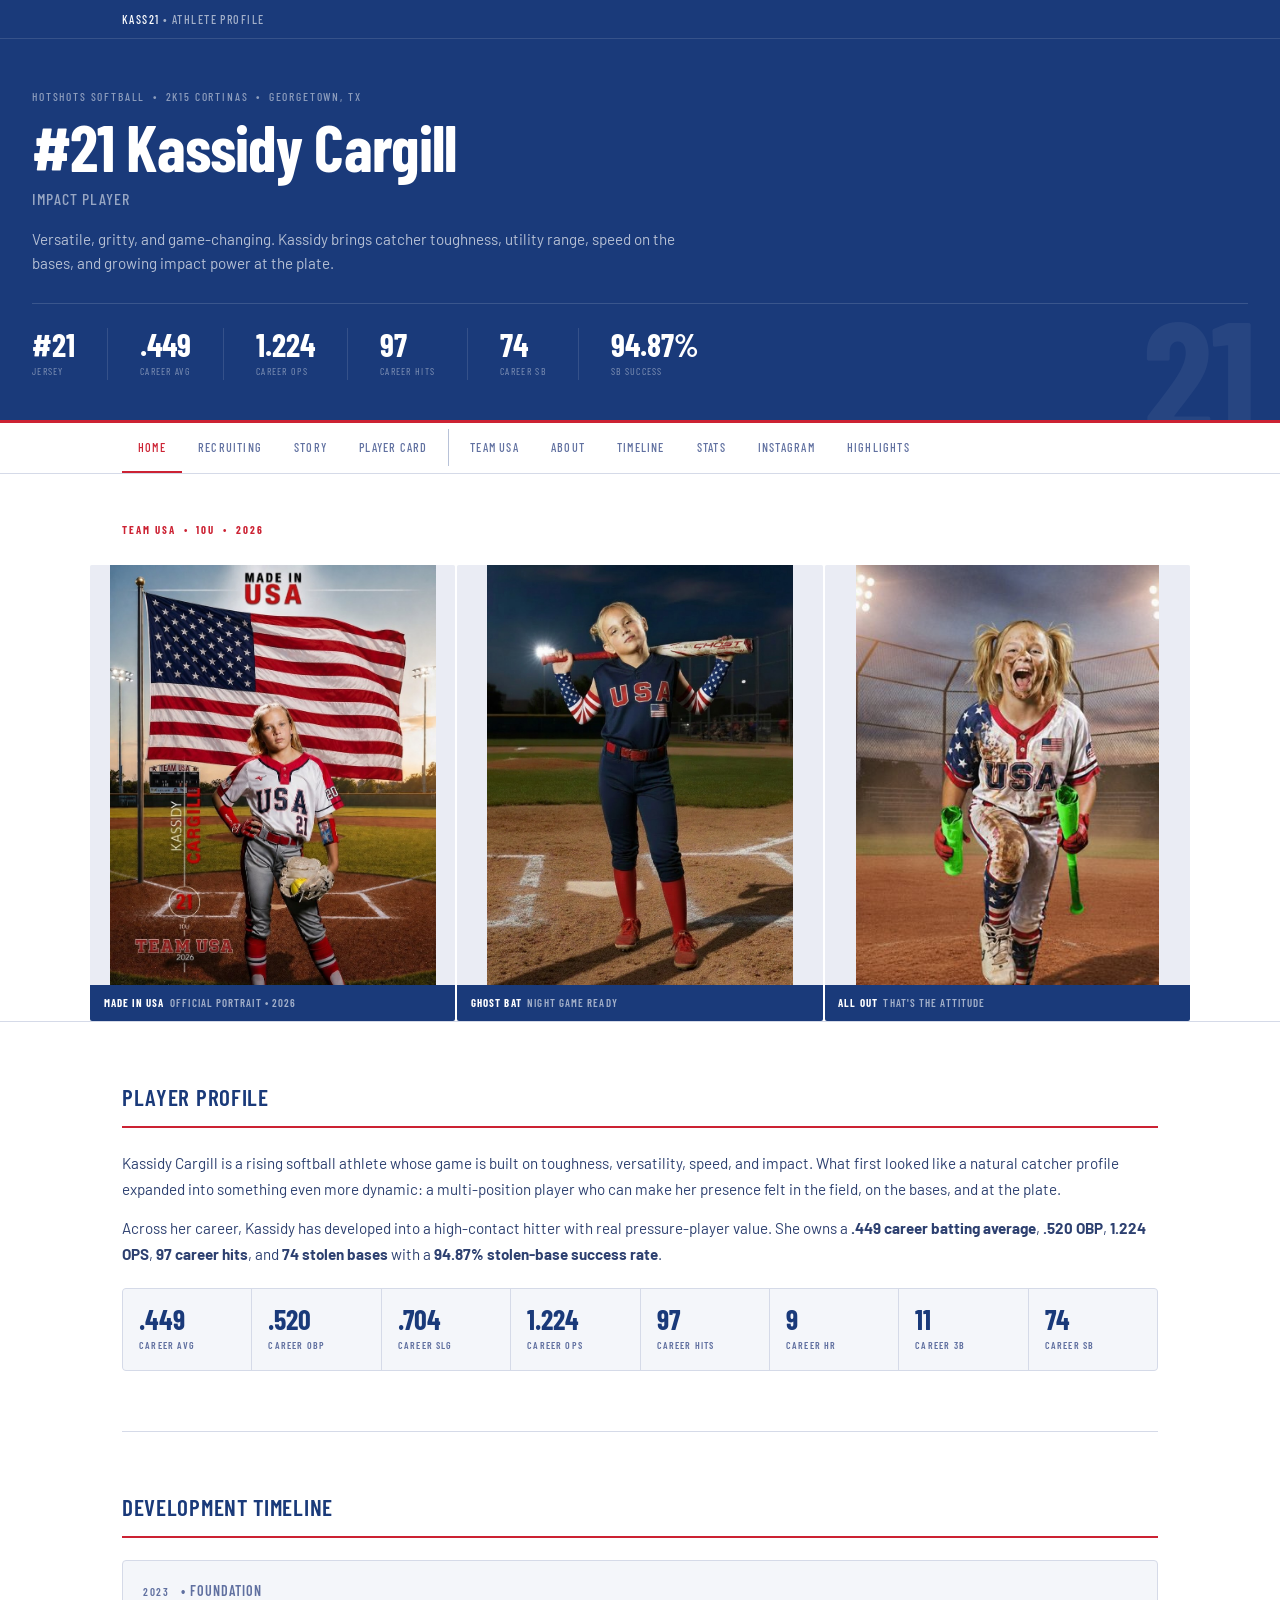
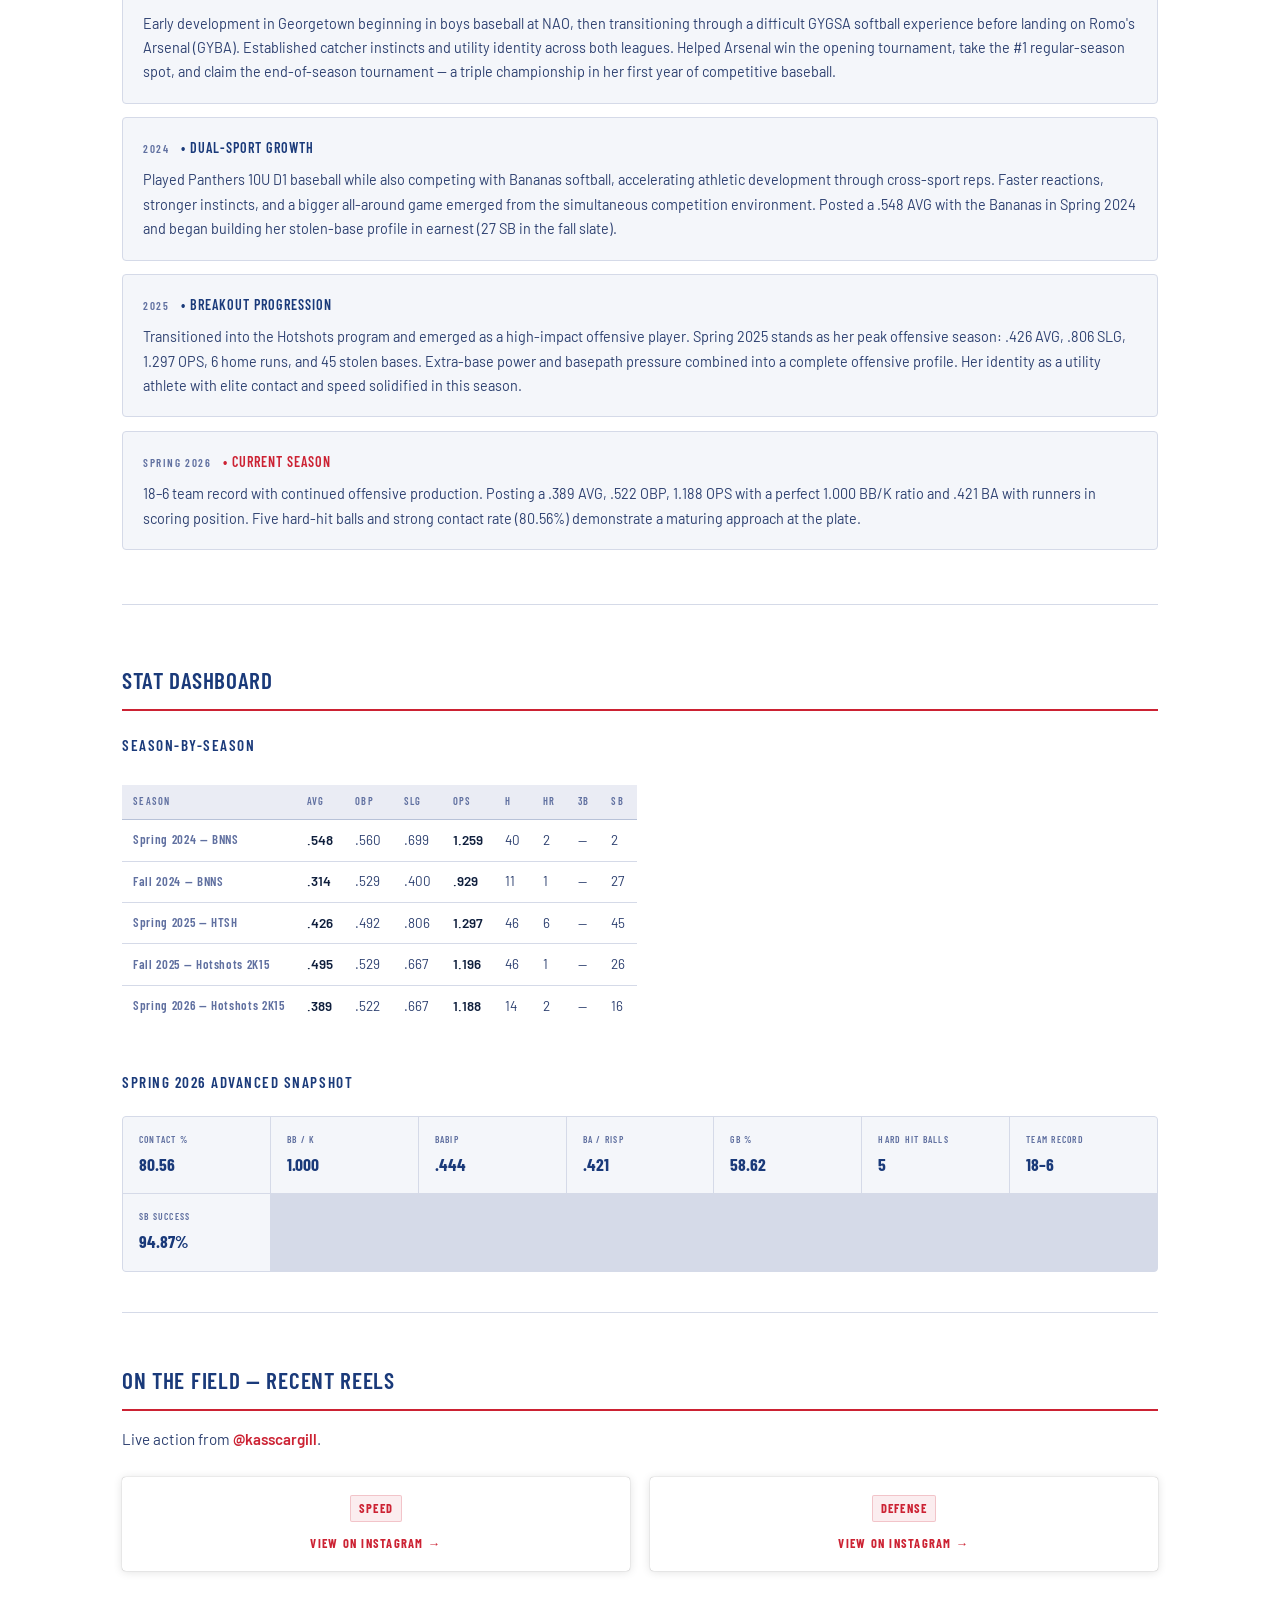
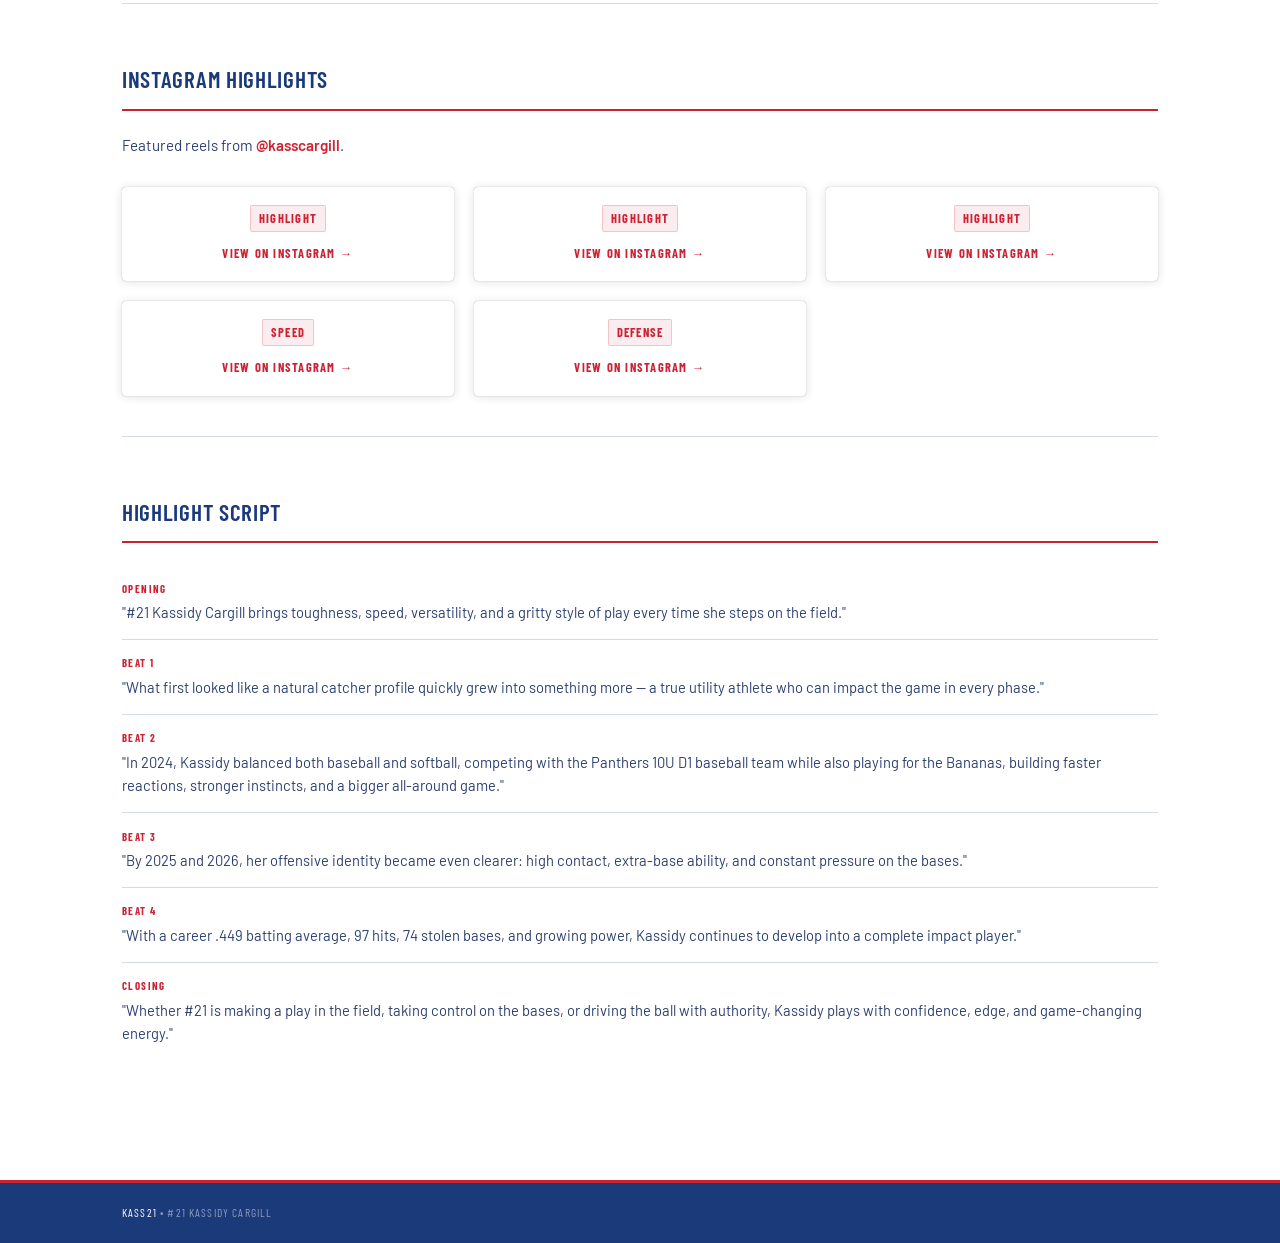
<file: index.html>
<!DOCTYPE html>
<html lang="en">
<head>
  <!-- Google tag (gtag.js) -->
  <script async src="https://www.googletagmanager.com/gtag/js?id=G-GWGSGGMEQY"></script>
  <script>
    window.dataLayer = window.dataLayer || [];
    function gtag(){dataLayer.push(arguments);}
    gtag('js', new Date());
    gtag('config', 'G-GWGSGGMEQY');
  </script>
    <meta charset="UTF-8" />
  <meta name="viewport" content="width=device-width, initial-scale=1.0" />
  <meta name="description" content="#21 Kassidy Cargill — Hotshots Softball, 2K15 Cortinas. .449 career AVG, 1.224 OPS, 74 stolen bases. Georgetown, TX." />
  <meta property="og:title" content="#21 Kassidy Cargill — Athlete Profile" />
  <meta property="og:description" content="Versatile utility athlete. .449 AVG · 1.224 OPS · 94.87% SB success. Georgetown, TX." />
  <meta property="og:type" content="website" />
  <meta property="og:url" content="https://jeremiah9980.github.io/kass21/index.html" />
  <meta name="twitter:card" content="summary" />
  <meta name="twitter:title" content="#21 Kassidy Cargill — Athlete Profile" />
  <meta name="twitter:description" content="Versatile utility athlete. .449 AVG · 1.224 OPS · 94.87% SB success. Georgetown, TX." />
  <title>Kassidy Cargill | #21 Athlete Profile</title>
  <link rel="preconnect" href="https://fonts.googleapis.com" />
  <link rel="preconnect" href="https://fonts.gstatic.com" crossorigin />
  <link href="https://fonts.googleapis.com/css2?family=Barlow+Condensed:wght@400;500;600;700&family=Barlow:ital,wght@0,400;0,500;1,400&display=swap" rel="stylesheet" />
  <style>
    *, *::before, *::after { box-sizing: border-box; margin: 0; padding: 0; }
    :root {
      --bg: #ffffff; --surf: #f4f6fa; --surf2: #eaecf4;
      --border: #d5dae8; --border2: #b8c2d8;
      --text: #0f1f3d; --muted: #6070a0; --dim: #2d4070;
      --red: #cc2233; --red-d: rgba(204,34,51,0.08); --red-b: rgba(204,34,51,0.20);
      --blue: #1a3a7a; --blue-d: rgba(26,58,122,0.07); --blue-b: rgba(26,58,122,0.18);
    }
    html { font-size: 16px; scroll-behavior: smooth; }
    body { background: var(--bg); color: var(--text); font-family: 'Barlow', sans-serif; font-weight: 400; line-height: 1.7; min-height: 100vh; }

    .brand-bar { background: var(--blue); border-bottom: 1px solid rgba(255,255,255,0.12); }
    .brand-bar-inner { max-width: 1100px; margin: 0 auto; padding: 0.55rem 2rem; font-family: 'Barlow Condensed', sans-serif; font-size: 0.75rem; font-weight: 500; letter-spacing: 0.12em; text-transform: uppercase; color: rgba(255,255,255,0.6); }
    .brand-bar span { color: #fff; }

    .hero { background: var(--blue); border-bottom: 3px solid var(--red); padding: 3rem 2rem 2.5rem; position: relative; overflow: hidden; }
    .hero-eyebrow { font-family: 'Barlow Condensed', sans-serif; font-size: 0.72rem; font-weight: 500; letter-spacing: 0.16em; text-transform: uppercase; color: rgba(255,255,255,0.5); margin-bottom: 0.5rem; }
    .hero h1 { font-family: 'Barlow Condensed', sans-serif; font-size: clamp(2.4rem, 6vw, 4rem); font-weight: 700; line-height: 1; color: #fff; letter-spacing: -0.01em; margin-bottom: 0.4rem; }
    .hero-sub { font-family: 'Barlow Condensed', sans-serif; font-size: 1rem; font-weight: 500; letter-spacing: 0.06em; text-transform: uppercase; color: rgba(255,255,255,0.55); margin-bottom: 0.9rem; }
    .hero-desc { font-size: 0.95rem; color: rgba(255,255,255,0.68); max-width: 680px; line-height: 1.6; margin-bottom: 1.75rem; }
    .hero-stats { display: flex; gap: 0; flex-wrap: wrap; border-top: 1px solid rgba(255,255,255,0.14); padding-top: 1.5rem; margin-top: 0.5rem; }
    .hero-stat-val { font-family: 'Barlow Condensed', sans-serif; font-size: 2rem; font-weight: 700; color: #fff; line-height: 1; }
    .hero-stat-label { font-family: 'Barlow Condensed', sans-serif; font-size: 0.62rem; letter-spacing: 0.13em; text-transform: uppercase; color: rgba(255,255,255,0.45); margin-top: 3px; }
    .hero-stats > div { padding: 0 2rem 0 0; margin-right: 2rem; border-right: 1px solid rgba(255,255,255,0.12); }
    .hero-stats > div:last-child { border-right: none; }

    nav { background: var(--bg); border-bottom: 1px solid var(--border); }
    .nav-inner { max-width: 1100px; margin: 0 auto; padding: 0 2rem; display: flex; overflow-x: auto; }
    nav a { display: inline-block; padding: 0.85rem 1rem; font-family: 'Barlow Condensed', sans-serif; font-size: 0.76rem; font-weight: 500; letter-spacing: 0.1em; text-transform: uppercase; color: var(--muted); text-decoration: none; border-bottom: 2px solid transparent; transition: color 0.15s, border-color 0.15s; white-space: nowrap; }
    nav a:hover { color: var(--red); border-bottom-color: var(--red); }
    nav > span { display: inline-block; width: 1px; background: var(--border2); margin: 0.4rem 0.25rem; align-self: stretch; }

    main { max-width: 1100px; margin: 0 auto; padding: 0 2rem 5rem; }

    section { padding: 3.5rem 0 2.5rem; border-bottom: 1px solid var(--border); }
    section:last-child { border-bottom: none; }

    h2 { font-family: 'Barlow Condensed', sans-serif; font-size: 1.45rem; font-weight: 600; letter-spacing: 0.03em; text-transform: uppercase; color: var(--blue); margin-bottom: 1.4rem; padding-bottom: 0.55rem; border-bottom: 2px solid var(--red); }
    h3 { font-family: 'Barlow Condensed', sans-serif; font-size: 0.95rem; font-weight: 600; letter-spacing: 0.1em; text-transform: uppercase; color: var(--blue); margin: 1.75rem 0 0.65rem; }
    h3:first-of-type { margin-top: 0; }
    p { font-size: 0.95rem; color: var(--dim); line-height: 1.7; margin-bottom: 0.85rem; }
    p:last-child { margin-bottom: 0; }

    /* metric grid */
    .metric-grid { display: grid; grid-template-columns: repeat(auto-fit, minmax(110px, 1fr)); gap: 1px; background: var(--border); border: 1px solid var(--border); border-radius: 4px; overflow: hidden; margin: 1.25rem 0; }
    .metric-cell { background: var(--surf); padding: 1rem 1rem; }
    .metric-val { font-family: 'Barlow Condensed', sans-serif; font-size: 1.75rem; font-weight: 700; color: var(--blue); line-height: 1; }
    .metric-label { font-family: 'Barlow Condensed', sans-serif; font-size: 0.62rem; font-weight: 600; letter-spacing: 0.12em; text-transform: uppercase; color: var(--muted); margin-top: 4px; }

    /* timeline phases */
    .phase { background: var(--surf); border: 1px solid var(--border); border-radius: 4px; padding: 1.1rem 1.25rem; margin-bottom: 0.85rem; }
    .phase-header { display: flex; align-items: baseline; gap: 0.75rem; margin-bottom: 0.55rem; flex-wrap: wrap; }
    .phase-date { font-family: 'Barlow Condensed', sans-serif; font-size: 0.7rem; font-weight: 600; letter-spacing: 0.14em; text-transform: uppercase; color: var(--muted); }
    .phase-name { font-family: 'Barlow Condensed', sans-serif; font-size: 0.88rem; font-weight: 600; letter-spacing: 0.07em; text-transform: uppercase; }
    .phase-name.foundation { color: var(--muted); }
    .phase-name.breakout   { color: var(--blue); }
    .phase-name.transition { color: var(--blue); }
    .phase-name.champion   { color: var(--red); }
    .phase p { font-size: 0.9rem; }

    /* stats table */
    .stat-table { width: 100%; border-collapse: collapse; font-size: 0.84rem; margin: 1rem 0; overflow-x: auto; display: block; }
    .stat-table th { font-family: 'Barlow Condensed', sans-serif; font-size: 0.65rem; letter-spacing: 0.12em; text-transform: uppercase; color: var(--muted); text-align: left; padding: 0.5rem 0.7rem; border-bottom: 1px solid var(--border2); font-weight: 600; background: var(--surf2); white-space: nowrap; }
    .stat-table td { padding: 0.55rem 0.7rem; color: var(--dim); border-bottom: 1px solid var(--border); white-space: nowrap; }
    .stat-table tr:last-child td { border-bottom: none; }
    .stat-table td.bold { font-weight: 600; color: var(--text); }
    .stat-table td.season { font-family: 'Barlow Condensed', sans-serif; font-size: 0.8rem; font-weight: 600; color: var(--muted); letter-spacing: 0.05em; }
    .stat-table tr:hover td { background: var(--surf); }

    /* advanced snapshot */
    .adv-grid { display: grid; grid-template-columns: repeat(auto-fit, minmax(140px, 1fr)); gap: 1px; background: var(--border); border: 1px solid var(--border); border-radius: 4px; overflow: hidden; margin-top: 1.25rem; }
    .adv-cell { background: var(--surf); padding: 0.85rem 1rem; }
    .adv-label { font-family: 'Barlow Condensed', sans-serif; font-size: 0.6rem; font-weight: 600; letter-spacing: 0.13em; text-transform: uppercase; color: var(--muted); margin-bottom: 3px; }
    .adv-val { font-family: 'Barlow Condensed', sans-serif; font-size: 1.1rem; font-weight: 700; color: var(--blue); }

    /* instagram */
    .ig-grid { display: grid; grid-template-columns: repeat(auto-fit, minmax(240px, 1fr)); gap: 1rem; }
    .ig-card { background: var(--surf); border: 1px solid var(--border); border-radius: 4px; overflow: hidden; }
    .ig-card-head { background: var(--blue); padding: 0.65rem 1rem; }
    .ig-card-tag { font-family: 'Barlow Condensed', sans-serif; font-size: 1rem; font-weight: 700; color: #fff; }
    .ig-card-sub { font-family: 'Barlow Condensed', sans-serif; font-size: 0.68rem; letter-spacing: 0.1em; text-transform: uppercase; color: rgba(255,255,255,0.55); margin-top: 1px; }
    .ig-card-body { padding: 0.9rem 1rem; }
    .ig-card-body p { font-size: 0.85rem; color: var(--dim); margin-bottom: 0.6rem; }
    .ig-link { font-family: 'Barlow Condensed', sans-serif; font-size: 0.72rem; font-weight: 600; letter-spacing: 0.08em; text-transform: uppercase; color: var(--red); text-decoration: none; }
    .ig-link:hover { text-decoration: underline; }

    /* reel script */
    .reel-item { padding: 0.9rem 0; border-bottom: 1px solid var(--border); }
    .reel-item:last-child { border-bottom: none; }
    .reel-beat { font-family: 'Barlow Condensed', sans-serif; font-size: 0.68rem; font-weight: 700; letter-spacing: 0.13em; text-transform: uppercase; color: var(--red); margin-bottom: 3px; }
    .reel-text { font-size: 0.92rem; color: var(--dim); line-height: 1.6; }

    /* ── INSTAGRAM EMBEDS ── */
    .ig-embed-grid { display: grid; grid-template-columns: repeat(3, 1fr); gap: 1.25rem; align-items: start; }
    @media (max-width: 800px) { .ig-embed-grid { grid-template-columns: repeat(2, 1fr); } }
    @media (max-width: 500px) { .ig-embed-grid { grid-template-columns: 1fr; } }
    .ig-embed-wrap { display: flex; flex-direction: column; gap: 0.5rem; }
    .ig-embed-label { font-family: 'Barlow Condensed', sans-serif; font-size: 0.78rem; font-weight: 500; letter-spacing: 0.05em; color: var(--dim); padding: 0 2px; }
    .ig-embed-tag { display: inline-block; background: var(--red-d); color: var(--red); border: 1px solid var(--red-b); font-weight: 700; font-size: 0.65rem; letter-spacing: 0.12em; text-transform: uppercase; padding: 1px 7px; border-radius: 2px; margin-right: 4px; }


        /* ── TEAM USA FEATURE ── */
    .usa-section {
      padding: 0;
      border-bottom: 1px solid var(--border);
    }
    .usa-header {
      max-width: 1100px;
      margin: 0 auto;
      padding: 2.5rem 2rem 1.5rem;
    }
    .usa-eyebrow {
      font-family: 'Barlow Condensed', sans-serif;
      font-size: 0.68rem;
      font-weight: 700;
      letter-spacing: 0.18em;
      text-transform: uppercase;
      color: var(--red);
    }
    /* Three-across photo row */
    .usa-trio {
      display: grid;
      grid-template-columns: repeat(3, 1fr);
      gap: 2px;
      max-width: 1100px;
      margin: 0 auto 0;
    }
    @media (max-width: 700px) { .usa-trio { grid-template-columns: 1fr; } }
    .usa-trio-cell {
      position: relative;
      background: var(--surf);
      overflow: hidden;
      border-radius: 2px;
    }
    .usa-trio-cell img {
      width: 100%;
      height: 420px;
      object-fit: contain;
      object-position: top center;
      display: block;
      background: var(--surf2);
    }
    .usa-trio-caption {
      background: var(--blue);
      padding: 0.55rem 0.85rem;
      font-family: 'Barlow Condensed', sans-serif;
      font-size: 0.68rem;
      font-weight: 600;
      letter-spacing: 0.1em;
      text-transform: uppercase;
      color: rgba(255,255,255,0.6);
    }
    .usa-trio-caption strong {
      color: #fff;
      margin-right: 0.35rem;
    }

    footer { background: var(--blue); border-top: 3px solid var(--red); }
    .footer-inner { max-width: 1100px; margin: 0 auto; padding: 1.25rem 2rem; font-family: 'Barlow Condensed', sans-serif; font-size: 0.72rem; letter-spacing: 0.1em; text-transform: uppercase; color: rgba(255,255,255,0.5); }
    footer span { color: #fff; }
    nav a.active, nav a[aria-current="page"] {
      color: var(--red);
      border-bottom-color: var(--red);
    }
  </style>
</head>
<body>

<div class="brand-bar"><div class="brand-bar-inner"><span>Kass21</span> &bull; Athlete Profile</div></div>

<header class="hero">
  <div class="hero-inner">
  <div style="font-family:'Barlow Condensed',sans-serif;font-size:clamp(5rem,18vw,10rem);font-weight:700;line-height:1;color:rgba(255,255,255,0.06);position:absolute;right:1.5rem;bottom:-0.2em;pointer-events:none;user-select:none;" aria-hidden="true">21</div>
  <p class="hero-eyebrow">Hotshots Softball &nbsp;&bull;&nbsp; 2K15 Cortinas &nbsp;&bull;&nbsp; Georgetown, TX</p>
  <h1>#21 Kassidy Cargill</h1>
  <p class="hero-sub">Impact Player</p>
  <p class="hero-desc">Versatile, gritty, and game-changing. Kassidy brings catcher toughness, utility range, speed on the bases, and growing impact power at the plate.</p>
  <div class="hero-stats">
    <div><div class="hero-stat-val">#21</div><div class="hero-stat-label">Jersey</div></div>
    <div><div class="hero-stat-val">.449</div><div class="hero-stat-label">Career AVG</div></div>
    <div><div class="hero-stat-val">1.224</div><div class="hero-stat-label">Career OPS</div></div>
    <div><div class="hero-stat-val">97</div><div class="hero-stat-label">Career Hits</div></div>
    <div><div class="hero-stat-val">74</div><div class="hero-stat-label">Career SB</div></div>
    <div><div class="hero-stat-val">94.87%</div><div class="hero-stat-label">SB Success</div></div>
  </div>
</div>
</header>

<nav>
  <div class="nav-inner">
    <a href="index.html" aria-current="page" class="active">Home</a>
    <a href="recruiting_v2.html">Recruiting</a>
    <a href="story.html">Story</a>
    <a href="player-card.html">Player Card</a>
    <span style="display:inline-block;width:1px;background:var(--border2);margin:0.4rem 0.3rem;align-self:stretch;"></span>
    <a href="#teamusa">Team USA</a>
    <a href="#about">About</a>
    <a href="#timeline">Timeline</a>
    <a href="#stats">Stats</a>
    <a href="#instagram">Instagram</a>
    <a href="#reel">Highlights</a>
  </div>
</nav>

<!-- ── TEAM USA ── -->
  <section id="teamusa" class="usa-section">
    <div class="usa-header">
      <span class="usa-eyebrow">Team USA &nbsp;&bull;&nbsp; 10U &nbsp;&bull;&nbsp; 2026</span>
    </div>

    <div class="usa-trio">

      <div class="usa-trio-cell">
        <img
          src="usa-official-portrait-2026.jpeg"
          alt="Kassidy Cargill — Team USA official portrait #21, 10U 2026, American flag backdrop"
        />
        <div class="usa-trio-caption"><strong>Made in USA</strong>Official Portrait &bull; 2026</div>
      </div>

      <div class="usa-trio-cell">
        <img
          src="usa-night-ghost-bat.jpeg"
          alt="Kassidy Cargill — navy USA jersey with star-stripe sleeves, Ghost bat at home plate, night game"
        />
        <div class="usa-trio-caption"><strong>Ghost Bat</strong>Night Game Ready</div>
      </div>

      <div class="usa-trio-cell">
        <img
          src="usa-action-celebration.png"
          alt="Kassidy Cargill — USA uniform, mud-covered celebration"
        />
        <div class="usa-trio-caption"><strong>All Out</strong>That's the attitude</div>
      </div>

    </div>
  </section>

<main>
  <section id="about">
    <h2>Player Profile</h2>
    <p>Kassidy Cargill is a rising softball athlete whose game is built on toughness, versatility, speed, and impact. What first looked like a natural catcher profile expanded into something even more dynamic: a multi-position player who can make her presence felt in the field, on the bases, and at the plate.</p>
    <p>Across her career, Kassidy has developed into a high-contact hitter with real pressure-player value. She owns a <strong>.449 career batting average</strong>, <strong>.520 OBP</strong>, <strong>1.224 OPS</strong>, <strong>97 career hits</strong>, and <strong>74 stolen bases</strong> with a <strong>94.87% stolen-base success rate</strong>.</p>

    <div class="metric-grid">
      <div class="metric-cell"><div class="metric-val">.449</div><div class="metric-label">Career AVG</div></div>
      <div class="metric-cell"><div class="metric-val">.520</div><div class="metric-label">Career OBP</div></div>
      <div class="metric-cell"><div class="metric-val">.704</div><div class="metric-label">Career SLG</div></div>
      <div class="metric-cell"><div class="metric-val">1.224</div><div class="metric-label">Career OPS</div></div>
      <div class="metric-cell"><div class="metric-val">97</div><div class="metric-label">Career Hits</div></div>
      <div class="metric-cell"><div class="metric-val">9</div><div class="metric-label">Career HR</div></div>
      <div class="metric-cell"><div class="metric-val">11</div><div class="metric-label">Career 3B</div></div>
      <div class="metric-cell"><div class="metric-val">74</div><div class="metric-label">Career SB</div></div>
    </div>
  </section>

  <section id="timeline">
    <h2>Development Timeline</h2>

    <div class="phase">
      <div class="phase-header">
        <span class="phase-date">2023</span>
        <span class="phase-name foundation">&bull; Foundation</span>
      </div>
      <p>Early development in Georgetown beginning in boys baseball at NAO, then transitioning through a difficult GYGSA softball experience before landing on Romo's Arsenal (GYBA). Established catcher instincts and utility identity across both leagues. Helped Arsenal win the opening tournament, take the #1 regular-season spot, and claim the end-of-season tournament — a triple championship in her first year of competitive baseball.</p>
    </div>

    <div class="phase">
      <div class="phase-header">
        <span class="phase-date">2024</span>
        <span class="phase-name transition">&bull; Dual-Sport Growth</span>
      </div>
      <p>Played Panthers 10U D1 baseball while also competing with Bananas softball, accelerating athletic development through cross-sport reps. Faster reactions, stronger instincts, and a bigger all-around game emerged from the simultaneous competition environment. Posted a .548 AVG with the Bananas in Spring 2024 and began building her stolen-base profile in earnest (27 SB in the fall slate).</p>
    </div>

    <div class="phase">
      <div class="phase-header">
        <span class="phase-date">2025</span>
        <span class="phase-name breakout">&bull; Breakout Progression</span>
      </div>
      <p>Transitioned into the Hotshots program and emerged as a high-impact offensive player. Spring 2025 stands as her peak offensive season: .426 AVG, .806 SLG, 1.297 OPS, 6 home runs, and 45 stolen bases. Extra-base power and basepath pressure combined into a complete offensive profile. Her identity as a utility athlete with elite contact and speed solidified in this season.</p>
    </div>

    <div class="phase">
      <div class="phase-header">
        <span class="phase-date">Spring 2026</span>
        <span class="phase-name champion">&bull; Current Season</span>
      </div>
      <p>18–6 team record with continued offensive production. Posting a .389 AVG, .522 OBP, 1.188 OPS with a perfect 1.000 BB/K ratio and .421 BA with runners in scoring position. Five hard-hit balls and strong contact rate (80.56%) demonstrate a maturing approach at the plate.</p>
    </div>
  </section>

  <section id="stats">
    <h2>Stat Dashboard</h2>

    <h3>Season-by-Season</h3>
    <div style="overflow-x:auto;">
      <table class="stat-table">
        <thead>
          <tr>
            <th>Season</th>
            <th>AVG</th>
            <th>OBP</th>
            <th>SLG</th>
            <th>OPS</th>
            <th>H</th>
            <th>HR</th>
            <th>3B</th>
            <th>SB</th>
          </tr>
        </thead>
        <tbody>
          <tr>
            <td class="season">Spring 2024 — BNNS</td>
            <td class="bold">.548</td><td>.560</td><td>.699</td><td class="bold">1.259</td>
            <td>40</td><td>2</td><td>—</td><td>2</td>
          </tr>
          <tr>
            <td class="season">Fall 2024 — BNNS</td>
            <td class="bold">.314</td><td>.529</td><td>.400</td><td class="bold">.929</td>
            <td>11</td><td>1</td><td>—</td><td>27</td>
          </tr>
          <tr>
            <td class="season">Spring 2025 — HTSH</td>
            <td class="bold">.426</td><td>.492</td><td>.806</td><td class="bold">1.297</td>
            <td>46</td><td>6</td><td>—</td><td>45</td>
          </tr>
          <tr>
            <td class="season">Fall 2025 — Hotshots 2K15</td>
            <td class="bold">.495</td><td>.529</td><td>.667</td><td class="bold">1.196</td>
            <td>46</td><td>1</td><td>—</td><td>26</td>
          </tr>
          <tr>
            <td class="season">Spring 2026 — Hotshots 2K15</td>
            <td class="bold">.389</td><td>.522</td><td>.667</td><td class="bold">1.188</td>
            <td>14</td><td>2</td><td>—</td><td>16</td>
          </tr>
        </tbody>
      </table>
    </div>

    <h3>Spring 2026 Advanced Snapshot</h3>
    <div class="adv-grid">
      <div class="adv-cell"><div class="adv-label">Contact %</div><div class="adv-val">80.56</div></div>
      <div class="adv-cell"><div class="adv-label">BB / K</div><div class="adv-val">1.000</div></div>
      <div class="adv-cell"><div class="adv-label">BABIP</div><div class="adv-val">.444</div></div>
      <div class="adv-cell"><div class="adv-label">BA / RISP</div><div class="adv-val">.421</div></div>
      <div class="adv-cell"><div class="adv-label">GB %</div><div class="adv-val">58.62</div></div>
      <div class="adv-cell"><div class="adv-label">Hard Hit Balls</div><div class="adv-val">5</div></div>
      <div class="adv-cell"><div class="adv-label">Team Record</div><div class="adv-val">18–6</div></div>
      <div class="adv-cell"><div class="adv-label">SB Success</div><div class="adv-val">94.87%</div></div>
    </div>
  </section>

  <!-- ── INLINE REELS ── -->
  <section style="padding:3rem 0 2rem; border-bottom:1px solid var(--border);">
    <h2 style="margin-bottom:1rem;">On the Field — Recent Reels</h2>
    <p style="margin-bottom:1.5rem;">Live action from <a href="https://instagram.com/kasscargill" style="color:var(--red);text-decoration:none;font-weight:600;" target="_blank">@kasscargill</a>.</p>
    <div class="ig-embed-grid" style="grid-template-columns:repeat(2,1fr);">
      <div class="ig-embed-wrap">
        <blockquote
          class="instagram-media"
          data-instgrm-captioned
          data-instgrm-permalink="https://www.instagram.com/reel/DV9rFiwAPoj/?utm_source=ig_embed&amp;utm_campaign=loading"
          data-instgrm-version="14"
          style="background:#FFF;border:0;border-radius:4px;box-shadow:0 0 1px 0 rgba(0,0,0,0.4),0 1px 10px 0 rgba(0,0,0,0.12);margin:0;padding:0;width:100%;">
          <div style="padding:16px;text-align:center;">
            <a href="https://www.instagram.com/reel/DV9rFiwAPoj/" target="_blank" style="color:var(--red);font-family:'Barlow Condensed',sans-serif;font-size:0.78rem;font-weight:700;letter-spacing:0.1em;text-transform:uppercase;text-decoration:none;">
              <span style="display:inline-block;background:var(--red-d);border:1px solid var(--red-b);padding:2px 8px;border-radius:2px;margin-bottom:6px;">Speed</span><br/>
              View on Instagram &rarr;
            </a>
          </div>
        </blockquote>
      </div>
      <div class="ig-embed-wrap">
        <blockquote
          class="instagram-media"
          data-instgrm-captioned
          data-instgrm-permalink="https://www.instagram.com/reel/DVEUSjmAOhD/?utm_source=ig_embed&amp;utm_campaign=loading"
          data-instgrm-version="14"
          style="background:#FFF;border:0;border-radius:4px;box-shadow:0 0 1px 0 rgba(0,0,0,0.4),0 1px 10px 0 rgba(0,0,0,0.12);margin:0;padding:0;width:100%;">
          <div style="padding:16px;text-align:center;">
            <a href="https://www.instagram.com/reel/DVEUSjmAOhD/" target="_blank" style="color:var(--red);font-family:'Barlow Condensed',sans-serif;font-size:0.78rem;font-weight:700;letter-spacing:0.1em;text-transform:uppercase;text-decoration:none;">
              <span style="display:inline-block;background:var(--red-d);border:1px solid var(--red-b);padding:2px 8px;border-radius:2px;margin-bottom:6px;">Defense</span><br/>
              View on Instagram &rarr;
            </a>
          </div>
        </blockquote>
      </div>
    </div>
  </section>

      <section id="instagram">
    <h2>Instagram Highlights</h2>
    <p style="margin-bottom:1.75rem;">
      Featured reels from
      <a href="https://instagram.com/kasscargill" style="color:var(--red);text-decoration:none;font-weight:600;" target="_blank">@kasscargill</a>.
    </p>

    <div class="ig-embed-grid">
      <div class="ig-embed-wrap">
        <blockquote
          class="instagram-media"
          data-instgrm-captioned
          data-instgrm-permalink="https://www.instagram.com/reel/DWxhXl1AE2f/?utm_source=ig_embed&amp;utm_campaign=loading"
          data-instgrm-version="14"
          style="background:#FFF;border:0;border-radius:4px;box-shadow:0 0 1px 0 rgba(0,0,0,0.4),0 1px 10px 0 rgba(0,0,0,0.12);margin:0;padding:0;width:100%;">
          <div style="padding:16px;text-align:center;">
            <a href="https://www.instagram.com/reel/DWxhXl1AE2f/" target="_blank" style="color:var(--red);font-family:'Barlow Condensed',sans-serif;font-size:0.78rem;font-weight:700;letter-spacing:0.1em;text-transform:uppercase;text-decoration:none;">
              <span style="display:inline-block;background:var(--red-d);border:1px solid var(--red-b);padding:2px 8px;border-radius:2px;margin-bottom:6px;">Highlight</span><br/>
              View on Instagram &rarr;
            </a>
          </div>
        </blockquote>
      </div>
      <div class="ig-embed-wrap">
        <blockquote
          class="instagram-media"
          data-instgrm-captioned
          data-instgrm-permalink="https://www.instagram.com/reel/DXaATRvEfz7/?utm_source=ig_embed&amp;utm_campaign=loading"
          data-instgrm-version="14"
          style="background:#FFF;border:0;border-radius:4px;box-shadow:0 0 1px 0 rgba(0,0,0,0.4),0 1px 10px 0 rgba(0,0,0,0.12);margin:0;padding:0;width:100%;">
          <div style="padding:16px;text-align:center;">
            <a href="https://www.instagram.com/reel/DXaATRvEfz7/" target="_blank" style="color:var(--red);font-family:'Barlow Condensed',sans-serif;font-size:0.78rem;font-weight:700;letter-spacing:0.1em;text-transform:uppercase;text-decoration:none;">
              <span style="display:inline-block;background:var(--red-d);border:1px solid var(--red-b);padding:2px 8px;border-radius:2px;margin-bottom:6px;">Highlight</span><br/>
              View on Instagram &rarr;
            </a>
          </div>
        </blockquote>
      </div>
      <div class="ig-embed-wrap">
        <blockquote
          class="instagram-media"
          data-instgrm-captioned
          data-instgrm-permalink="https://www.instagram.com/reel/DWnRpPZAHj0/?utm_source=ig_embed&amp;utm_campaign=loading"
          data-instgrm-version="14"
          style="background:#FFF;border:0;border-radius:4px;box-shadow:0 0 1px 0 rgba(0,0,0,0.4),0 1px 10px 0 rgba(0,0,0,0.12);margin:0;padding:0;width:100%;">
          <div style="padding:16px;text-align:center;">
            <a href="https://www.instagram.com/reel/DWnRpPZAHj0/" target="_blank" style="color:var(--red);font-family:'Barlow Condensed',sans-serif;font-size:0.78rem;font-weight:700;letter-spacing:0.1em;text-transform:uppercase;text-decoration:none;">
              <span style="display:inline-block;background:var(--red-d);border:1px solid var(--red-b);padding:2px 8px;border-radius:2px;margin-bottom:6px;">Highlight</span><br/>
              View on Instagram &rarr;
            </a>
          </div>
        </blockquote>
      </div>
      <div class="ig-embed-wrap">
        <blockquote
          class="instagram-media"
          data-instgrm-captioned
          data-instgrm-permalink="https://www.instagram.com/reel/DV9rFiwAPoj/?utm_source=ig_embed&amp;utm_campaign=loading"
          data-instgrm-version="14"
          style="background:#FFF;border:0;border-radius:4px;box-shadow:0 0 1px 0 rgba(0,0,0,0.4),0 1px 10px 0 rgba(0,0,0,0.12);margin:0;padding:0;width:100%;">
          <div style="padding:16px;text-align:center;">
            <a href="https://www.instagram.com/reel/DV9rFiwAPoj/" target="_blank" style="color:var(--red);font-family:'Barlow Condensed',sans-serif;font-size:0.78rem;font-weight:700;letter-spacing:0.1em;text-transform:uppercase;text-decoration:none;">
              <span style="display:inline-block;background:var(--red-d);border:1px solid var(--red-b);padding:2px 8px;border-radius:2px;margin-bottom:6px;">Speed</span><br/>
              View on Instagram &rarr;
            </a>
          </div>
        </blockquote>
      </div>
      <div class="ig-embed-wrap">
        <blockquote
          class="instagram-media"
          data-instgrm-captioned
          data-instgrm-permalink="https://www.instagram.com/reel/DVEUSjmAOhD/?utm_source=ig_embed&amp;utm_campaign=loading"
          data-instgrm-version="14"
          style="background:#FFF;border:0;border-radius:4px;box-shadow:0 0 1px 0 rgba(0,0,0,0.4),0 1px 10px 0 rgba(0,0,0,0.12);margin:0;padding:0;width:100%;">
          <div style="padding:16px;text-align:center;">
            <a href="https://www.instagram.com/reel/DVEUSjmAOhD/" target="_blank" style="color:var(--red);font-family:'Barlow Condensed',sans-serif;font-size:0.78rem;font-weight:700;letter-spacing:0.1em;text-transform:uppercase;text-decoration:none;">
              <span style="display:inline-block;background:var(--red-d);border:1px solid var(--red-b);padding:2px 8px;border-radius:2px;margin-bottom:6px;">Defense</span><br/>
              View on Instagram &rarr;
            </a>
          </div>
        </blockquote>
      </div>
    </div>
    <script async src="//www.instagram.com/embed.js"></script>
  </section>

  <section id="reel">
    <h2>Highlight Script</h2>

    <div class="reel-item">
      <div class="reel-beat">Opening</div>
      <div class="reel-text">"#21 Kassidy Cargill brings toughness, speed, versatility, and a gritty style of play every time she steps on the field."</div>
    </div>
    <div class="reel-item">
      <div class="reel-beat">Beat 1</div>
      <div class="reel-text">"What first looked like a natural catcher profile quickly grew into something more — a true utility athlete who can impact the game in every phase."</div>
    </div>
    <div class="reel-item">
      <div class="reel-beat">Beat 2</div>
      <div class="reel-text">"In 2024, Kassidy balanced both baseball and softball, competing with the Panthers 10U D1 baseball team while also playing for the Bananas, building faster reactions, stronger instincts, and a bigger all-around game."</div>
    </div>
    <div class="reel-item">
      <div class="reel-beat">Beat 3</div>
      <div class="reel-text">"By 2025 and 2026, her offensive identity became even clearer: high contact, extra-base ability, and constant pressure on the bases."</div>
    </div>
    <div class="reel-item">
      <div class="reel-beat">Beat 4</div>
      <div class="reel-text">"With a career .449 batting average, 97 hits, 74 stolen bases, and growing power, Kassidy continues to develop into a complete impact player."</div>
    </div>
    <div class="reel-item">
      <div class="reel-beat">Closing</div>
      <div class="reel-text">"Whether #21 is making a play in the field, taking control on the bases, or driving the ball with authority, Kassidy plays with confidence, edge, and game-changing energy."</div>
    </div>
  </section>

</main>

<footer><div class="footer-inner"><span>Kass21</span> &bull; #21 Kassidy Cargill</div></footer>

</body>
</html>
</file>
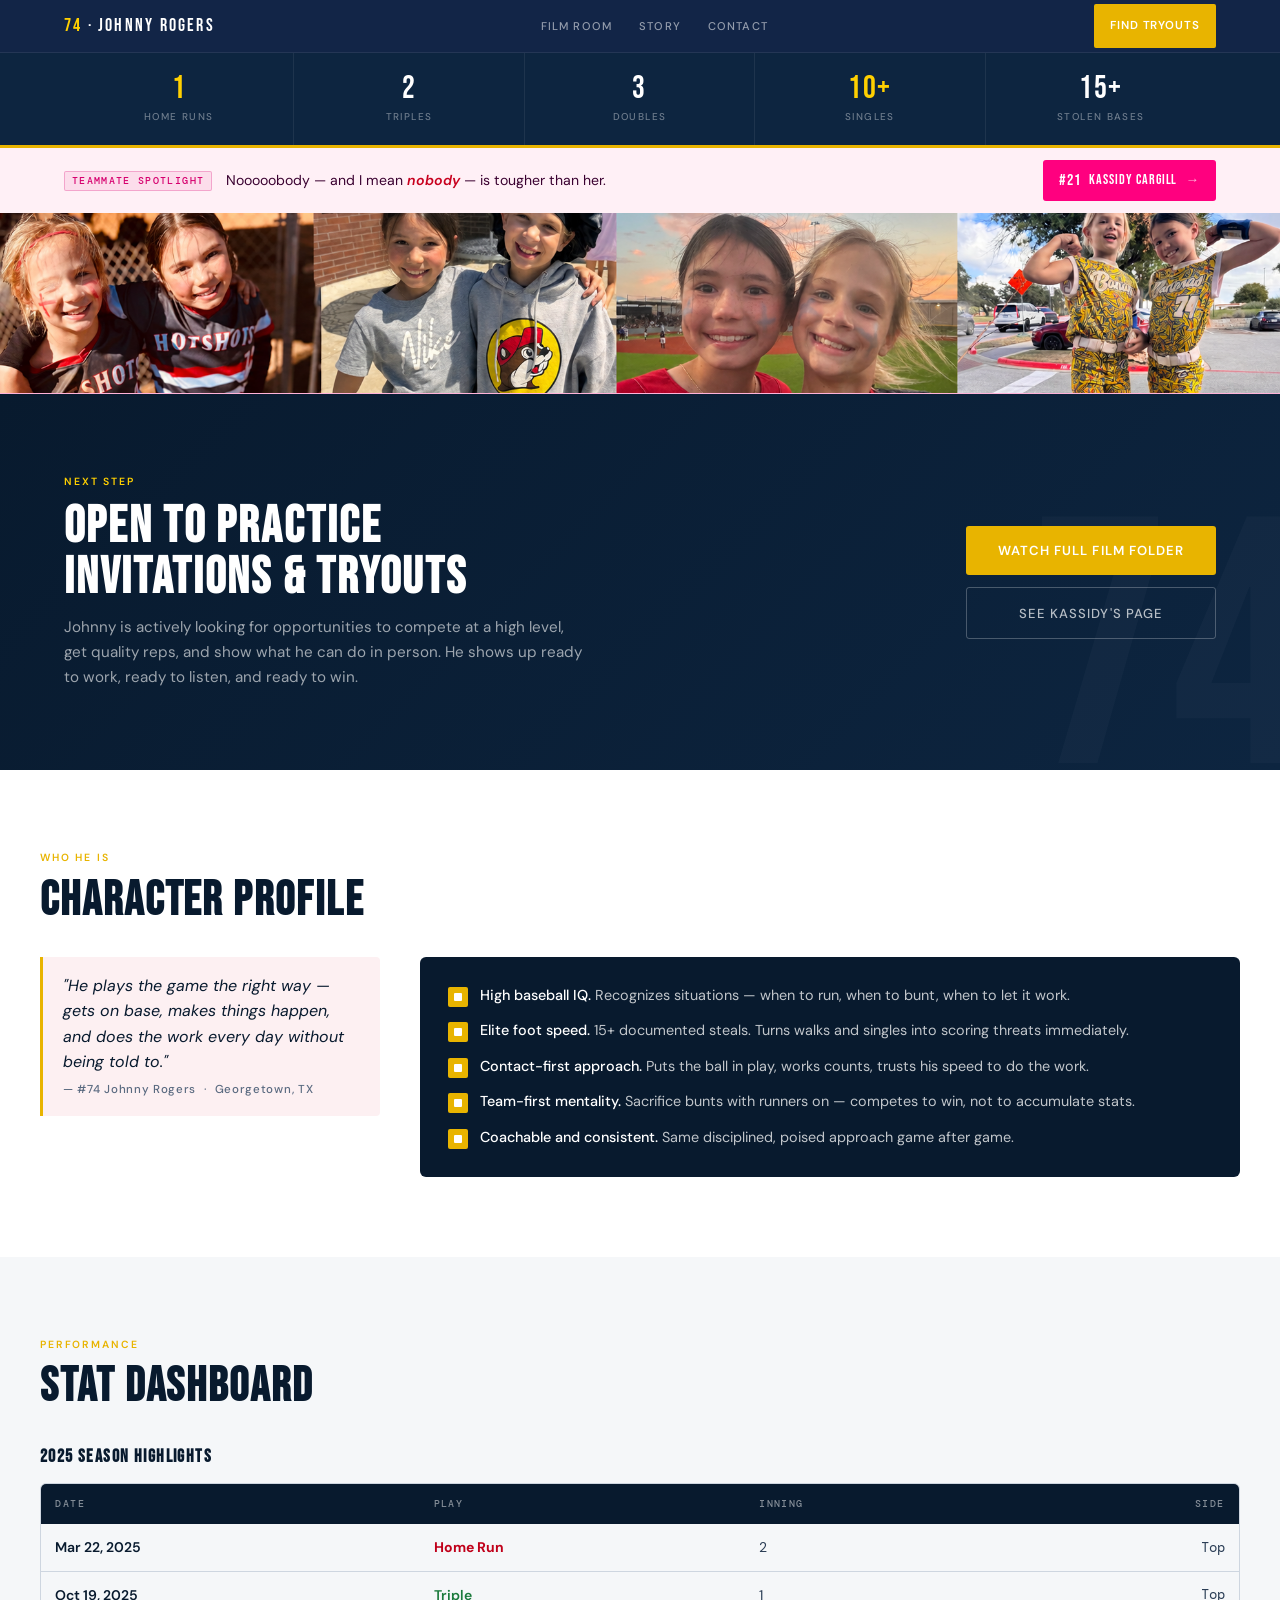
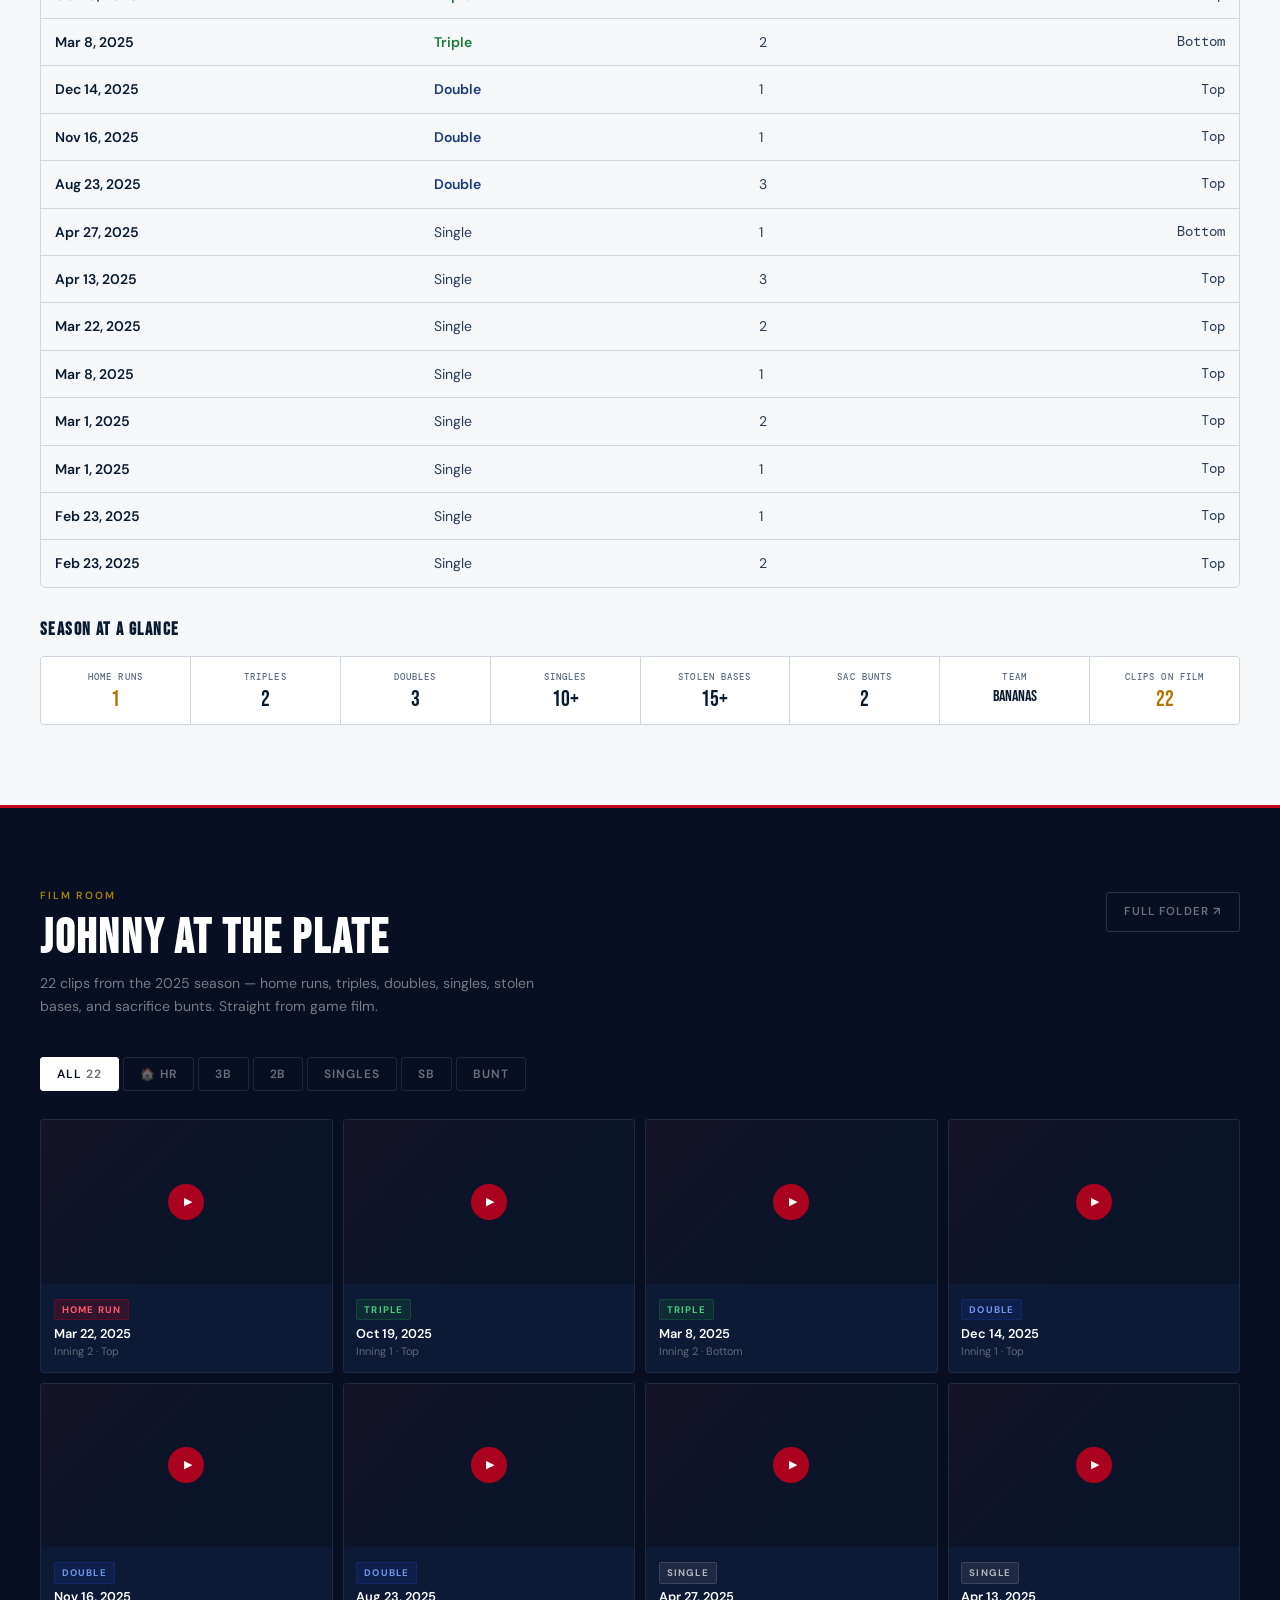
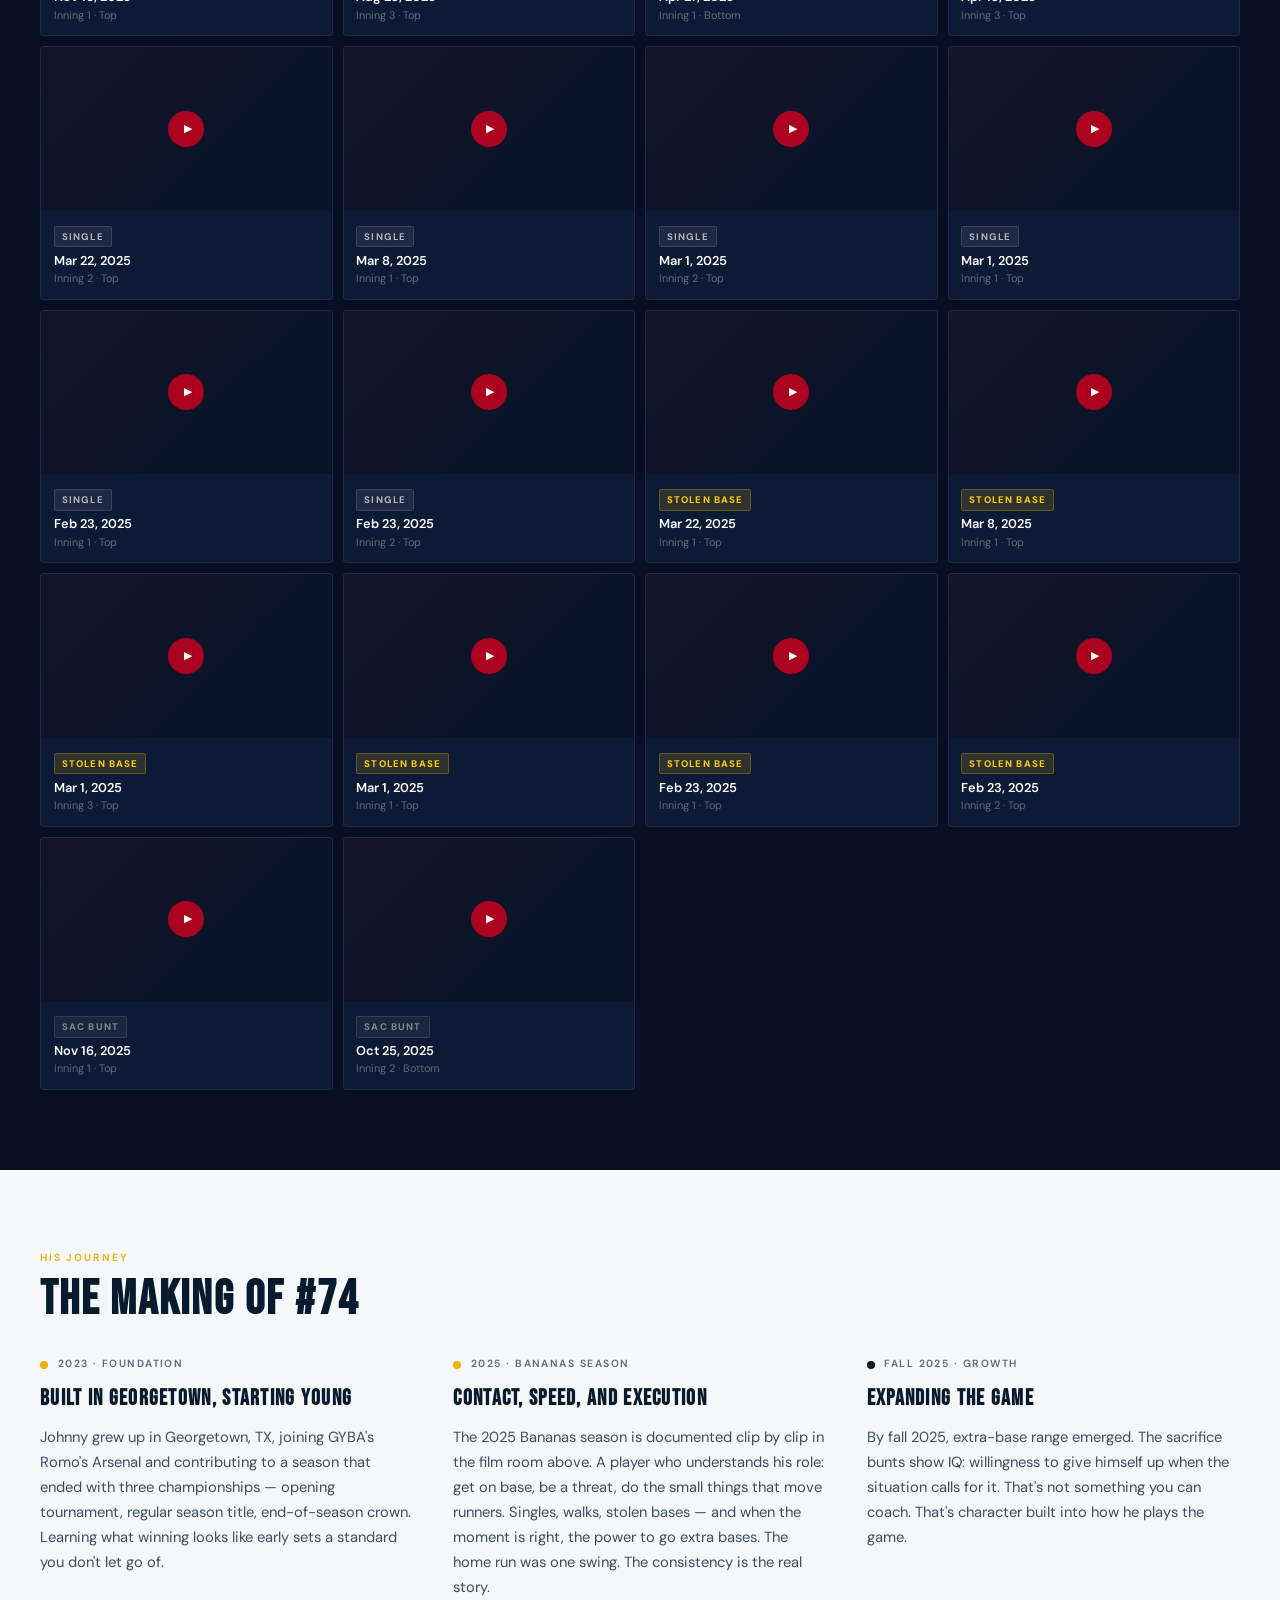
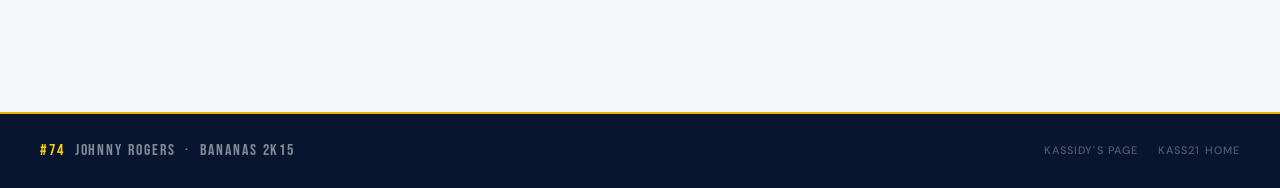
<file: johnny74-landing.html>
<!DOCTYPE html>
<html lang="en">
<head>
  <meta charset="UTF-8" />
  <meta name="viewport" content="width=device-width, initial-scale=1.0, viewport-fit=cover" />
  <meta name="apple-mobile-web-app-capable" content="yes" />
  <meta name="apple-mobile-web-app-status-bar-style" content="black-translucent" />
  <meta name="format-detection" content="telephone=no" />
  <meta name="theme-color" content="#081a2e" />
  <title>Johnny Rogers | #74 · Bananas 2K15 · Georgetown TX</title>
  <meta name="description" content="#74 Johnny Rogers — Bananas 2K15, Georgetown TX. Contact hitter, elite baserunner. Game film available." />
  <meta property="og:title" content="#74 Johnny Rogers — Baseball · Georgetown TX" />
  <meta property="og:description" content="Contact hitter. Base-stealing threat. Bananas 2K15. Film available." />
  <script async src="https://www.googletagmanager.com/gtag/js?id=G-GWGSGGMEQY"></script>
  <script>window.dataLayer=window.dataLayer||[];function gtag(){dataLayer.push(arguments);}gtag('js',new Date());gtag('config','G-GWGSGGMEQY');</script>
  <link rel="preconnect" href="https://fonts.googleapis.com" />
  <link rel="preconnect" href="https://fonts.gstatic.com" crossorigin />
  <link href="https://fonts.googleapis.com/css2?family=Bebas+Neue&family=DM+Sans:ital,wght@0,300;0,400;0,500;0,600;1,300;1,400&family=DM+Mono:wght@400;500&display=swap" rel="stylesheet" />
  <style>
    /* ── RESET & BASE ── */
    *, *::before, *::after { box-sizing: border-box; margin: 0; padding: 0; }
    :root {
      --navy:   #081a2e;
      --navy2:  #0d2540;
      --gold:   #e8b400;
      --gold2:  #ffd000;
      --white:   #ffffff;
      --off:    #f5f7f9;
      --light:  #eaecf0;
      --muted:  #5a6a80;
      --dim:    #2a3d55;
      --border: #ced6e0;
      --text:   #081a2e;
    }
    html { font-size: 16px; scroll-behavior: smooth; }
    body {
      font-family: 'DM Sans', sans-serif;
      background: var(--white);
      color: var(--text);
      line-height: 1.6;
      overflow-x: hidden;
    }
    img { display: block; max-width: 100%; }
    a { color: inherit; text-decoration: none; }


    /* == iOS BASE == */
    html {
      -webkit-text-size-adjust: 100%;
      text-size-adjust: 100%;
    }
    body {
      -webkit-font-smoothing: antialiased;
      -moz-osx-font-smoothing: grayscale;
    }
    *, *::before, *::after {
      -webkit-tap-highlight-color: transparent;
      touch-action: manipulation;
    }
    img, video { max-width: 100%; }

    /* ── NAV ── */
    .nav {
      position: -webkit-sticky;
      position: sticky;
      top: 0;
      z-index: 100;
      background: rgba(11,30,66,0.97);
      -webkit-backdrop-filter: blur(8px);
      backdrop-filter: blur(8px);
      border-bottom: 1px solid rgba(255,255,255,0.08);
      padding-top: env(safe-area-inset-top);
    }
    .nav-inner {
      max-width: 1200px;
      margin: 0 auto;
      padding: 0 max(1.5rem, env(safe-area-inset-right));
      padding-left: max(1.5rem, env(safe-area-inset-left));
      display: flex;
      align-items: center;
      justify-content: space-between;
      height: 52px;
    }
    .nav-brand {
      font-family: 'Bebas Neue', sans-serif;
      font-size: 1.15rem;
      letter-spacing: 0.12em;
      color: #fff;
    }
    .nav-brand span { color: var(--gold2); }
    .nav-links {
      display: flex;
      gap: 0;
      list-style: none;
    }
    .nav-links a {
      display: block;
      padding: 0 0.85rem;
      font-size: 0.7rem;
      font-weight: 500;
      letter-spacing: 0.1em;
      text-transform: uppercase;
      color: rgba(255,255,255,0.55);
      line-height: 52px;
      transition: color 0.15s;
    }
    .nav-links a:hover { color: #fff; }
    .nav-cta {
      font-family: 'DM Sans', sans-serif;
      font-size: 0.72rem;
      font-weight: 600;
      letter-spacing: 0.08em;
      text-transform: uppercase;
      background: var(--gold);
      color: #fff;
      padding: 0.55rem 1rem;
      border-radius: 2px;
      min-height: 44px;
      display: inline-flex;
      align-items: center;
      -webkit-appearance: none;
      transition: background 0.15s;
    }
    .nav-cta:hover { background: var(--gold2); }
    @media (max-width: 700px) {
      .nav-links { display: none; }
    }

    /* ── HERO ── */
    .hero {
      position: relative;
      overflow: hidden;
      background: var(--navy);
    }
    .hero-photo-bg {
      width: 100%;
      display: block;
      max-height: 85vh;
      object-fit: cover;
      object-position: center top;
    }
    @media (max-width: 700px) {
      .hero-photo-bg { max-height: 55vw; min-height: 260px; }
    }
    .hero-overlay {
      position: absolute;
      inset: 0;
      background: linear-gradient(
        to bottom,
        rgba(11,30,66,0.05) 0%,
        rgba(11,30,66,0.15) 50%,
        rgba(11,30,66,0.92) 85%,
        var(--navy) 100%
      );
    }
    .hero-inner {
      position: absolute;
      bottom: 0;
      left: 0;
      right: 0;
      z-index: 2;
    }
    .hero-content {
      max-width: 1200px;
      margin: 0 auto;
      padding: 0 1.5rem 2.5rem;
      display: grid;
      grid-template-columns: 1fr auto;
      gap: 2rem;
      align-items: flex-end;
    }
    @media (max-width: 700px) {
      .hero-content { grid-template-columns: 1fr; gap: 1rem; padding-bottom: 1.75rem; }
    }

    .hero-org {
      display: flex;
      align-items: center;
      gap: 0.5rem;
      margin-bottom: 0.9rem;
    }
    .hero-org-dot {
      width: 6px; height: 6px;
      border-radius: 50%;
      background: var(--gold2);
    }
    .hero-org-text {
      font-size: 0.7rem;
      font-weight: 500;
      letter-spacing: 0.16em;
      text-transform: uppercase;
      color: rgba(255,255,255,0.5);
    }

    .hero-name {
      font-family: 'Bebas Neue', sans-serif;
      font-size: clamp(3.5rem, 8vw, 6rem);
      line-height: 0.92;
      color: #fff;
      letter-spacing: 0.02em;
      margin-bottom: 0.5rem;
    }
    .hero-name-num {
      color: var(--gold2);
    }

    .hero-badge {
      display: inline-flex;
      align-items: center;
      gap: 0.5rem;
      margin-bottom: 1.25rem;
    }
    .hero-badge-pill {
      font-size: 0.65rem;
      font-weight: 600;
      letter-spacing: 0.14em;
      text-transform: uppercase;
      background: var(--gold);
      color: #fff;
      padding: 3px 10px;
      border-radius: 2px;
    }
    .hero-badge-pill.outline {
      background: transparent;
      border: 1px solid rgba(255,255,255,0.2);
      color: rgba(255,255,255,0.6);
    }

    .hero-tagline {
      font-size: 1rem;
      font-weight: 300;
      color: rgba(255,255,255,0.65);
      line-height: 1.6;
      max-width: 420px;
      margin-bottom: 1.75rem;
    }
    .hero-tagline strong { color: rgba(255,255,255,0.9); font-weight: 500; }

    .hero-positions {
      display: flex;
      flex-wrap: wrap;
      gap: 6px;
      margin-bottom: 2rem;
    }
    .pos-chip {
      font-size: 0.68rem;
      font-weight: 500;
      letter-spacing: 0.1em;
      text-transform: uppercase;
      padding: 4px 10px;
      border: 1px solid rgba(255,255,255,0.18);
      border-radius: 2px;
      color: rgba(255,255,255,0.65);
    }
    .pos-chip.primary {
      border-color: rgba(200,0,30,0.5);
      color: #ff8899;
      background: rgba(200,0,30,0.1);
    }
    @media (max-width: 800px) {
      .hero-photo-wrap {
        order: 1;
        height: 360px;
      }
    }
    .hero-photo-wrap img {
      width: 100%;
      height: 100%;
      object-fit: cover;
      object-position: top center;
    }
    .hero-photo-wrap::after {
      content: '';
      position: absolute;
      inset: 0;
      background: linear-gradient(to right, var(--navy) 0%, transparent 30%),
                  linear-gradient(to top, var(--navy) 0%, transparent 20%);
    }
    @media (max-width: 800px) {
      .hero-photo-wrap::after {
        background: linear-gradient(to bottom, transparent 60%, var(--navy) 100%);
      }
    }

    /* ── CAREER STAT STRIP ── */
    .stat-strip {
      background: var(--navy2);
      border-bottom: 3px solid var(--gold);
    }
    .stat-strip-inner {
      max-width: 1200px;
      margin: 0 auto;
      padding: 0 1.5rem;
      display: grid;
      grid-template-columns: repeat(6, 1fr);
    }
    @media (max-width: 900px) { .stat-strip-inner { grid-template-columns: repeat(3, 1fr); } }
    @media (max-width: 500px) { .stat-strip-inner { grid-template-columns: repeat(2, 1fr); } }
    .stat-item {
      padding: 1.25rem 1rem;
      border-right: 1px solid rgba(255,255,255,0.07);
      text-align: center;
    }
    .stat-item:last-child { border-right: none; }
    .stat-val {
      font-family: 'Bebas Neue', sans-serif;
      font-size: 2rem;
      color: #fff;
      line-height: 1;
      letter-spacing: 0.04em;
    }
    .stat-val.red { color: var(--gold2); }
    .stat-label {
      font-size: 0.62rem;
      font-weight: 500;
      letter-spacing: 0.14em;
      text-transform: uppercase;
      color: rgba(255,255,255,0.4);
      margin-top: 4px;
    }

    /* ── SECTIONS ── */
    .section {
      padding: 5rem 1.5rem;
    }
    .section.alt { background: var(--off); }
    .section-inner { max-width: 1200px; margin: 0 auto; }

    .section-label {
      font-size: 0.65rem;
      font-weight: 600;
      letter-spacing: 0.18em;
      text-transform: uppercase;
      color: var(--gold);
      margin-bottom: 0.6rem;
    }
    .section-title {
      font-family: 'Bebas Neue', sans-serif;
      font-size: clamp(2rem, 5vw, 3rem);
      color: var(--navy);
      letter-spacing: 0.04em;
      line-height: 1;
      margin-bottom: 2rem;
    }

    /* ── SEASON TABLE ── */
    .table-wrap {
      overflow-x: auto;
      border: 1px solid var(--border);
      border-radius: 6px;
    }
    .stat-table {
      width: 100%;
      border-collapse: collapse;
      font-size: 0.875rem;
      min-width: 680px;
    }
    .stat-table thead tr {
      background: var(--navy);
    }
    .stat-table th {
      font-family: 'DM Mono', monospace;
      font-size: 0.62rem;
      font-weight: 500;
      letter-spacing: 0.14em;
      text-transform: uppercase;
      color: rgba(255,255,255,0.5);
      padding: 0.75rem 1rem;
      text-align: left;
      white-space: nowrap;
    }
    .stat-table th.num { text-align: right; }
    .stat-table td {
      padding: 0.8rem 1rem;
      border-bottom: 1px solid var(--border);
      color: var(--dim);
      white-space: nowrap;
    }
    .stat-table tr:last-child td { border-bottom: none; }
    .stat-table tr:hover td { background: var(--light); }
    .stat-table td.season-name {
      font-weight: 500;
      color: var(--navy);
    }
    .stat-table td.team-tag {
      font-size: 0.65rem;
      font-weight: 600;
      letter-spacing: 0.1em;
      text-transform: uppercase;
    }
    .stat-table td.num {
      font-family: 'DM Mono', monospace;
      font-size: 0.85rem;
      text-align: right;
    }
    .stat-table td.num.bold { color: var(--navy); font-weight: 500; }
    .stat-table td.num.hero-num { color: var(--gold); font-weight: 600; }

    .team-bnns { color: #c8760a; }
    .team-htsh { color: #1a3a7a; }
    .team-usa  { color: #c8001e; }

    /* Career totals row */
    .stat-table tfoot td {
      background: var(--off);
      font-weight: 600;
      color: var(--navy);
      border-top: 2px solid var(--border);
      padding: 0.9rem 1rem;
    }
    .stat-table tfoot td.num {
      font-family: 'DM Mono', monospace;
      font-size: 0.88rem;
      text-align: right;
      color: var(--navy);
    }
    .stat-table tfoot td.num.hero-num { color: var(--gold); }

    /* ── STORY ── */
    .story-grid {
      display: grid;
      grid-template-columns: 1fr 1fr;
      gap: 3rem;
      align-items: start;
    }
    @media (max-width: 750px) { .story-grid { grid-template-columns: 1fr; gap: 2rem; } }

    .story-chapter {
      margin-bottom: 2rem;
    }
    .story-chapter-era {
      display: flex;
      align-items: center;
      gap: 0.6rem;
      margin-bottom: 0.6rem;
    }
    .era-dot {
      width: 8px; height: 8px;
      border-radius: 50%;
      flex-shrink: 0;
    }
    .era-dot.red { background: var(--gold); }
    .era-dot.navy { background: var(--navy); }
    .era-dot.gold { background: #c8760a; }
    .era-dot.usa  { background: var(--gold); border: 2px solid var(--navy); }

    .story-chapter-label {
      font-size: 0.65rem;
      font-weight: 600;
      letter-spacing: 0.14em;
      text-transform: uppercase;
      color: var(--muted);
    }
    .story-chapter h3 {
      font-family: 'Bebas Neue', sans-serif;
      font-size: 1.35rem;
      letter-spacing: 0.06em;
      color: var(--navy);
      margin-bottom: 0.5rem;
    }
    .story-chapter p {
      font-size: 0.92rem;
      color: #4a5a7a;
      line-height: 1.7;
    }

    .story-pullquote {
      border-left: 3px solid var(--gold);
      padding: 1rem 1.25rem;
      background: #fdf0f2;
      border-radius: 0 4px 4px 0;
      margin-bottom: 2rem;
    }
    .story-pullquote p {
      font-size: 1rem;
      font-style: italic;
      color: var(--navy);
      line-height: 1.6;
      font-weight: 400;
    }
    .story-pullquote cite {
      font-size: 0.72rem;
      font-style: normal;
      color: var(--muted);
      font-weight: 500;
      letter-spacing: 0.06em;
      display: block;
      margin-top: 0.4rem;
    }

    .character-traits {
      background: var(--navy);
      border-radius: 6px;
      padding: 1.75rem;
      color: #fff;
    }
    .character-traits h3 {
      font-family: 'Bebas Neue', sans-serif;
      font-size: 1.4rem;
      letter-spacing: 0.06em;
      margin-bottom: 1rem;
      color: #fff;
    }
    .trait-row {
      display: flex;
      align-items: flex-start;
      gap: 0.75rem;
      margin-bottom: 0.85rem;
    }
    .trait-row:last-child { margin-bottom: 0; }
    .trait-icon {
      width: 20px; height: 20px;
      background: var(--gold);
      border-radius: 2px;
      flex-shrink: 0;
      display: flex;
      align-items: center;
      justify-content: center;
      margin-top: 2px;
    }
    .trait-icon::after {
      content: '';
      width: 8px; height: 8px;
      background: #fff;
      border-radius: 1px;
    }
    .trait-text {
      font-size: 0.9rem;
      color: rgba(255,255,255,0.75);
      line-height: 1.5;
    }
    .trait-text strong { color: #fff; font-weight: 500; }

    /* ── CTA ── */
    .cta-section {
      background: linear-gradient(135deg, var(--navy) 0%, var(--navy2) 100%);
      position: relative;
      overflow: hidden;
    }
    .cta-section::before {
      content: '74';
      position: absolute;
      font-family: 'Bebas Neue', sans-serif;
      font-size: 22rem;
      color: rgba(255,255,255,0.025);
      right: -2rem;
      bottom: -4rem;
      line-height: 1;
      pointer-events: none;
      user-select: none;
    }
    .cta-inner {
      max-width: 1200px;
      margin: 0 auto;
      padding: 5rem 1.5rem;
      display: grid;
      grid-template-columns: 1fr auto;
      gap: 3rem;
      align-items: center;
      position: relative;
      z-index: 2;
    }
    @media (max-width: 700px) {
      .cta-inner { grid-template-columns: 1fr; gap: 2rem; }
    }
    .cta-label {
      font-size: 0.65rem;
      font-weight: 600;
      letter-spacing: 0.18em;
      text-transform: uppercase;
      color: var(--gold2);
      margin-bottom: 0.6rem;
    }
    .cta-title {
      font-family: 'Bebas Neue', sans-serif;
      font-size: clamp(2rem, 5vw, 3.2rem);
      color: #fff;
      line-height: 1;
      letter-spacing: 0.04em;
      margin-bottom: 0.75rem;
    }
    .cta-desc {
      font-size: 0.95rem;
      color: rgba(255,255,255,0.6);
      max-width: 520px;
      line-height: 1.65;
    }
    .cta-buttons {
      display: flex;
      flex-direction: column;
      gap: 0.75rem;
      flex-shrink: 0;
    }
    .btn-primary {
      display: inline-flex;
      align-items: center;
      justify-content: center;
      background: var(--gold);
      color: #fff;
      font-weight: 600;
      font-size: 0.82rem;
      letter-spacing: 0.08em;
      text-transform: uppercase;
      padding: 0.9rem 2rem;
      border-radius: 3px;
      text-align: center;
      min-height: 44px;
      -webkit-appearance: none;
      transition: background 0.15s;
      white-space: nowrap;
    }
    .btn-primary:hover { background: var(--gold2); transform: translateY(-1px); }
    .btn-secondary {
      display: inline-flex;
      align-items: center;
      justify-content: center;
      border: 1px solid rgba(255,255,255,0.25);
      color: rgba(255,255,255,0.7);
      font-weight: 500;
      font-size: 0.82rem;
      letter-spacing: 0.08em;
      text-transform: uppercase;
      padding: 0.9rem 2rem;
      border-radius: 3px;
      text-align: center;
      min-height: 44px;
      -webkit-appearance: none;
      transition: border-color 0.15s, color 0.15s;
      white-space: nowrap;
    }
    .btn-secondary:hover { border-color: rgba(255,255,255,0.6); color: #fff; }

    /* ── FOOTER ── */
    footer {
      background: #08152e;
      border-top: 2px solid var(--gold);
      padding: 1.5rem;
      text-align: center;
    }
    .footer-inner {
      max-width: 1200px;
      margin: 0 auto;
      display: flex;
      align-items: center;
      justify-content: space-between;
      flex-wrap: wrap;
      gap: 0.5rem;
    }
    .footer-brand {
      font-family: 'Bebas Neue', sans-serif;
      font-size: 1rem;
      letter-spacing: 0.12em;
      color: rgba(255,255,255,0.5);
    }
    .footer-brand span { color: var(--gold2); }
    .footer-links {
      display: flex;
      gap: 1.25rem;
    }
    .footer-links a {
      font-size: 0.68rem;
      font-weight: 500;
      letter-spacing: 0.1em;
      text-transform: uppercase;
      color: rgba(255,255,255,0.3);
      transition: color 0.15s;
    }
    .footer-links a:hover { color: rgba(255,255,255,0.7); }

    /* ── FADE-IN ANIMATION ── */
    @keyframes fadeUp {
      from { opacity: 0; transform: translateY(18px); }
      to   { opacity: 1; transform: translateY(0); }
    }
    .hero-content > * {
      animation: fadeUp 0.55s ease both;
    }
    .hero-content > *:nth-child(1) { animation-delay: 0.05s; }
    .hero-content > *:nth-child(2) { animation-delay: 0.12s; }
    .hero-content > *:nth-child(3) { animation-delay: 0.18s; }
    .hero-content > *:nth-child(4) { animation-delay: 0.24s; }
    .hero-content > *:nth-child(5) { animation-delay: 0.30s; }

    /* ── DIVIDER ── */
    .rule {
      border: none;
      border-top: 1px solid var(--border);
      margin: 2.5rem 0;
    }

    /* == VIDEO WALL == */
    .vwall-section { background:#080f22; padding:5rem 1.5rem; border-top:3px solid #c8001e; }
    .vwall-inner { max-width:1200px; margin:0 auto; }
    .vwall-header { display:flex; align-items:flex-start; justify-content:space-between; gap:1.5rem; margin-bottom:2.5rem; flex-wrap:wrap; }
    .vwall-title { font-family:'Bebas Neue',sans-serif; font-size:clamp(2rem,5vw,3rem); color:#fff; letter-spacing:0.04em; line-height:1; margin-bottom:0.6rem; }
    .vwall-desc { font-size:0.88rem; color:rgba(255,255,255,0.45); max-width:500px; line-height:1.6; }
    .vwall-folder-link { display:inline-block; font-size:0.72rem; font-weight:600; letter-spacing:0.1em; text-transform:uppercase; color:rgba(255,255,255,0.4); border:1px solid rgba(255,255,255,0.15); padding:0.6rem 1.1rem; border-radius:3px; white-space:nowrap; transition:color 0.15s,border-color 0.15s; flex-shrink:0; margin-top:0.25rem; }
    .vwall-folder-link:hover { color:#fff; border-color:rgba(255,255,255,0.4); }
    .vwall-tabs { display:flex; gap:4px; margin-bottom:1.75rem; flex-wrap:wrap; }
    .vtab { font-family:'DM Sans',sans-serif; font-size:0.75rem; font-weight:600; letter-spacing:0.08em; text-transform:uppercase; padding:0.5rem 1rem; border:1px solid rgba(255,255,255,0.1); border-radius:3px; background:transparent; color:rgba(255,255,255,0.4); cursor:pointer; transition:all 0.15s; }
    .vtab:hover { color:rgba(255,255,255,0.8); border-color:rgba(255,255,255,0.25); }
    .vtab.active { background:#fff; color:#080f22; border-color:#fff; }
    .vwall-grid { display:grid; grid-template-columns:repeat(4,1fr); gap:10px; }
    @media(max-width:1000px){ .vwall-grid{grid-template-columns:repeat(3,1fr);} }
    @media(max-width:680px){ .vwall-grid{grid-template-columns:repeat(2,1fr);} }
    @media(max-width:420px){ .vwall-grid{grid-template-columns:1fr;} }
    .vcard { background:#0d1a35; border:1px solid rgba(255,255,255,0.07); border-radius:4px; overflow:hidden; cursor:pointer; transition:border-color 0.15s,transform 0.15s; }
    .vcard:hover { border-color:rgba(255,255,255,0.25); transform:translateY(-2px); }
    .vcard.hidden { display:none; }
    .vcard-thumb { background:#0a1428; aspect-ratio:16/9; display:flex; align-items:center; justify-content:center; position:relative; }
    .vcard-thumb::before { content:''; position:absolute; inset:0; background:linear-gradient(135deg,rgba(200,0,30,0.06) 0%,transparent 60%); }
    .vplay { width:36px; height:36px; background:rgba(200,0,30,0.85); border-radius:50%; display:flex; align-items:center; justify-content:center; font-size:0.7rem; color:#fff; padding-left:3px; transition:background 0.15s,transform 0.15s; }
    .vcard:hover .vplay { background:#c8001e; transform:scale(1.1); }
    .vcard-body { padding:0.7rem 0.8rem; }
    .vbadge { display:inline-block; font-size:0.6rem; font-weight:700; letter-spacing:0.12em; text-transform:uppercase; padding:2px 7px; border-radius:2px; margin-bottom:0.35rem; }
    .vbadge.hr { background:rgba(200,0,30,0.2); color:#ff6680; border:1px solid rgba(200,0,30,0.35); }
    .vbadge.triple { background:rgba(26,58,122,0.35); color:#7096e8; border:1px solid rgba(26,58,122,0.5); }
    .vbadge.double { background:rgba(180,120,0,0.2); color:#d4a040; border:1px solid rgba(180,120,0,0.35); }
    .vcard-date { font-size:0.8rem; font-weight:600; color:#fff; line-height:1.2; }
    .vcard-context { font-size:0.68rem; color:rgba(255,255,255,0.35); margin-top:2px; }
    .vmodal { display:none; position:fixed; top:0; left:0; right:0; bottom:0; background:rgba(8,15,34,0.92); z-index:500; align-items:center; justify-content:center; padding:max(1rem, env(safe-area-inset-top)) 1rem max(1rem, env(safe-area-inset-bottom)); -webkit-overflow-scrolling: touch; overscroll-behavior: contain; }
    .vmodal.open { display:flex; }
    .vmodal-box { background:#0d1a35; border:1px solid rgba(255,255,255,0.12); border-radius:6px; overflow:hidden; width:100%; max-width:860px; max-height:90vh; display:flex; flex-direction:column; }
    .vmodal-header { display:flex; align-items:center; justify-content:space-between; padding:1rem 1.25rem; border-bottom:1px solid rgba(255,255,255,0.08); gap:1rem; }
    .vmodal-badge { font-size:0.62rem; font-weight:700; letter-spacing:0.12em; text-transform:uppercase; color:rgba(255,255,255,0.45); margin-bottom:2px; }
    .vmodal-title { font-family:'Bebas Neue',sans-serif; font-size:1.3rem; color:#fff; letter-spacing:0.06em; line-height:1; }
    .vmodal-sub { font-size:0.72rem; color:rgba(255,255,255,0.4); margin-top:2px; }
    .vmodal-close { background:rgba(255,255,255,0.08); border:none; color:rgba(255,255,255,0.6); width:32px; height:32px; border-radius:50%; cursor:pointer; font-size:0.75rem; transition:background 0.15s,color 0.15s; flex-shrink:0; }
    .vmodal-close:hover { background:rgba(255,255,255,0.16); color:#fff; }
    .vmodal-player { position:relative; padding-bottom:56.25%; height:0; background:#000; flex:1; }
    .vmodal-player iframe { position:absolute; top:0; left:0; width:100%; height:100%; border:0; }


    /* == STAT DASHBOARD == */
    .dash-sub { font-family: 'Bebas Neue', sans-serif; font-size: 1.1rem; letter-spacing: 0.08em; color: var(--navy); margin-bottom: 0.75rem; }
    .dash-table-wrap { overflow-x: auto; -webkit-overflow-scrolling: touch; border: 1px solid var(--border); border-radius: 6px; }
    .dash-table { width: 100%; border-collapse: collapse; font-size: 0.875rem; min-width: 640px; }
    .dash-table thead tr { background: var(--navy); }
    .dash-table th { font-family: 'DM Mono', monospace; font-size: 0.62rem; font-weight: 500; letter-spacing: 0.14em; text-transform: uppercase; color: rgba(255,255,255,0.5); padding: 0.75rem 0.9rem; text-align: left; white-space: nowrap; }
    .dash-table th.r { text-align: right; }
    .dash-table td { padding: 0.75rem 0.9rem; border-bottom: 1px solid var(--border); color: var(--dim); white-space: nowrap; }
    .dash-table td.r { text-align: right; font-family: 'DM Mono', monospace; font-size: 0.85rem; }
    .dash-table tr:last-child td { border-bottom: none; }
    .dash-table tr:hover td { background: var(--light); }
    .dash-table td.s-name { font-weight: 600; color: var(--navy); }
    .dash-table td.s-team { font-size: 0.68rem; font-weight: 600; letter-spacing: 0.08em; text-transform: uppercase; }
    .dash-table td.s-bold { font-weight: 700; color: var(--navy); }
    .dash-table td.s-ops { font-weight: 700; color: var(--gold); }
    .dash-table td.s-total { font-weight: 700; color: var(--navy); font-size: 0.82rem; letter-spacing: 0.06em; text-transform: uppercase; }
    .dash-table tfoot td { background: var(--off); border-top: 2px solid var(--border); font-weight: 600; }
    .dash-table td.t-bnns { color: #c8760a; }
    .dash-table td.t-htsh { color: #1a3a7a; }
    .adv-grid-ld { display: grid; grid-template-columns: repeat(auto-fit, minmax(110px, 1fr)); gap: 1px; background: var(--border); border: 1px solid var(--border); border-radius: 4px; overflow: hidden; }
    .adv-cell-ld { background: var(--white); padding: 0.85rem 1rem; text-align: center; }
    .adv-lbl { font-family: 'DM Mono', monospace; font-size: 0.58rem; font-weight: 500; letter-spacing: 0.12em; text-transform: uppercase; color: var(--muted); margin-bottom: 4px; }
    .adv-num { font-family: 'Bebas Neue', sans-serif; font-size: 1.35rem; color: var(--navy); line-height: 1; }
    .adv-num.red { color: var(--gold); }
    /* == CHARACTER PROFILE GRID == */
    .char-grid { display: grid; grid-template-columns: 340px 1fr; gap: 2.5rem; align-items: start; }
    @media (max-width: 750px) { .char-grid { grid-template-columns: 1fr; gap: 1.5rem; } }
    /* == JOURNEY GRID == */
    .journey-grid { display: grid; grid-template-columns: repeat(3, 1fr); gap: 2.5rem; align-items: start; }
    @media (max-width: 900px) { .journey-grid { grid-template-columns: 1fr 1fr; } }
    @media (max-width: 600px) { .journey-grid { grid-template-columns: 1fr; } }


    /* == iOS MOBILE OVERRIDES == */
    @media (max-width: 480px) {

      /* Reduce section padding */
      .section { padding: 3rem 1.25rem; }
      .section-inner { width: 100%; }

      /* Hero text scale */
      .hero-name { font-size: clamp(2.8rem, 10vw, 4rem); }
      .hero-tagline { font-size: 0.9rem; }

      /* Stat strip 2-col on smallest phones */
      .stat-strip-inner { grid-template-columns: repeat(2, 1fr) !important; }
      .stat-val { font-size: 1.55rem; }

      /* CTA — full width buttons, stacked */
      .cta-inner { padding: 3rem 1.25rem; gap: 2rem; }
      .cta-buttons { width: 100%; }
      .btn-primary, .btn-secondary { width: 100%; white-space: normal; text-align: center; }

      /* Character grid single col */
      .char-grid { grid-template-columns: 1fr !important; }

      /* Journey grid single col */
      .journey-grid { grid-template-columns: 1fr !important; }

      /* Instagram embeds single col */
      .ig-embed-grid { grid-template-columns: 1fr !important; }

      /* Video grid 2 col */
      .vwall-grid { grid-template-columns: repeat(2, 1fr) !important; }
      .vwall-section { padding: 3.5rem 1.25rem; }

      /* Advanced grid — 2 col */
      .adv-grid-ld { grid-template-columns: repeat(2, 1fr); }

      /* Stat table font */
      .dash-table { font-size: 0.78rem; }
      .dash-table th, .dash-table td { padding: 0.6rem 0.65rem; }

      /* Modal full screen on small phones */
      .vmodal { padding: max(0.5rem, env(safe-area-inset-top)) 0.5rem max(0.5rem, env(safe-area-inset-bottom)); }
      .vmodal-box { border-radius: 4px; max-height: 88vh; }

      /* Tabs wrap better */
      .vwall-tabs { gap: 6px; }
      .vtab { font-size: 0.68rem; padding: 0.5rem 0.7rem; min-height: 40px; }

      /* Hero photo height */
      .hero-photo-bg { min-height: 220px; }

      /* Footer stacked */
      .footer-inner { flex-direction: column; align-items: flex-start; gap: 0.75rem; }
    }

    /* Smooth scrolling for overflow containers on iOS */
    .dash-table-wrap,
    .nav-inner,
    .vwall-tabs {
      -webkit-overflow-scrolling: touch;
    }

    /* Prevent iOS zoom on double-tap for interactive elements */
    .vcard, .vtab, .btn-primary, .btn-secondary, .nav-cta {
      touch-action: manipulation;
    }

  
    /* == JOHNNY-SPECIFIC == */
    .hero-num-art {
      display: flex; flex-direction: column; align-items: center; justify-content: center;
      padding: 3rem 0; position: relative; z-index: 2;
    }
    @media (max-width: 800px) { .hero-num-art { display: none; } }
    .hero-num-label { font-family: 'Bebas Neue', sans-serif; font-size: 0.65rem; letter-spacing: 0.2em; text-transform: uppercase; color: rgba(255,255,255,0.22); margin-bottom: 0.25rem; }
    .hero-num-big { font-family: 'Bebas Neue', sans-serif; font-size: clamp(6rem, 14vw, 10rem); line-height: 1; color: rgba(232,180,0,0.18); letter-spacing: 0.02em; }
    .hero-num-name { font-family: 'Bebas Neue', sans-serif; font-size: 0.8rem; letter-spacing: 0.18em; color: rgba(255,255,255,0.2); margin-top: 0.25rem; }
    .vbadge.steal { background: rgba(232,180,0,0.15); color: var(--gold2); border: 1px solid rgba(232,180,0,0.3); }
    .vbadge.bunt  { background: rgba(150,150,150,0.1); color: rgba(255,255,255,0.45); border: 1px solid rgba(150,150,150,0.2); }
    .vbadge.hr    { background: rgba(200,0,26,0.2); color: #ff5a6a; border: 1px solid rgba(200,0,26,0.3); }
    .vbadge.triple { background: rgba(26,122,60,0.2); color: #4ecb7a; border: 1px solid rgba(26,122,60,0.35); }
    .vbadge.double { background: rgba(26,58,170,0.2); color: #7096e8; border: 1px solid rgba(26,58,170,0.35); }
    .vbadge.single { background: rgba(255,255,255,0.07); color: rgba(255,255,255,0.65); border: 1px solid rgba(255,255,255,0.12); }
    .journey-grid { display:grid; grid-template-columns:repeat(3,1fr); gap:2.5rem; align-items:start; }
    @media (max-width:900px) { .journey-grid { grid-template-columns:1fr 1fr; } }
    @media (max-width:600px) { .journey-grid { grid-template-columns:1fr; } }
    @media (max-width:480px) { .journey-grid { grid-template-columns:1fr !important; } }
    .story-era { display:flex; align-items:center; gap:0.6rem; margin-bottom:0.6rem; }
    .era-label { font-size:0.65rem; font-weight:600; letter-spacing:0.14em; text-transform:uppercase; color:var(--muted); }
    .era-dot.gold { background:var(--gold); } .era-dot.navy { background:var(--navy); }
    .story-chapter h3 { font-family:'Bebas Neue',sans-serif; font-size:1.35rem; letter-spacing:0.06em; color:var(--navy); margin-bottom:0.5rem; }
    .story-chapter p { font-size:0.92rem; color:#3a4e66; line-height:1.7; }
    .stat-val.gold { color:var(--gold2); }
    .adv-num.gold { color:#b87200; }
    .s-gold { font-weight:700; color:#b87200; }
    .t-bnns { color:#c8760a; }
    .hero-inner { grid-template-columns: 1fr 320px; }
    @media (max-width:800px) { .hero-inner { grid-template-columns:1fr; } }
    .stat-strip-inner { grid-template-columns:repeat(5,1fr); }
    @media (max-width:800px) { .stat-strip-inner { grid-template-columns:repeat(3,1fr); } }

    /* ── TEAMMATE SHOUTOUT ── */
    .shoutout-bar {
      background: #fff0f6;
      border-bottom: 1px solid #ffb3d9;
      padding: 0;
    }
    .shoutout-inner {
      max-width: 1200px;
      margin: 0 auto;
      padding: 0.75rem max(1.5rem, env(safe-area-inset-right));
      padding-left: max(1.5rem, env(safe-area-inset-left));
      display: flex;
      align-items: center;
      justify-content: space-between;
      gap: 1rem;
      flex-wrap: wrap;
    }
    .shoutout-text {
      font-size: 0.88rem;
      color: #3a0030;
      line-height: 1.4;
    }
    .shoutout-text em { font-style: italic; font-weight: 600; color: #c8001e; }
    .shoutout-tag {
      display: inline-block;
      font-family: 'DM Mono', monospace;
      font-size: 0.6rem;
      font-weight: 500;
      letter-spacing: 0.14em;
      text-transform: uppercase;
      color: #d6006e;
      background: rgba(214,0,110,0.08);
      border: 1px solid rgba(214,0,110,0.25);
      padding: 2px 7px;
      border-radius: 2px;
      margin-right: 0.6rem;
      vertical-align: middle;
    }
    .shoutout-btn {
      display: inline-flex;
      align-items: center;
      gap: 0.5rem;
      background: #ff007f;
      color: #ffffff;
      font-family: 'Bebas Neue', sans-serif;
      letter-spacing: 0.06em;
      padding: 0.5rem 1rem;
      border-radius: 3px;
      min-height: 40px;
      white-space: nowrap;
      transition: background 0.15s;
      flex-shrink: 0;
    }
    .shoutout-btn:hover { background: #e6006e; }
    .shoutout-num { font-size: 1rem; }
    .shoutout-name { font-size: 0.88rem; }
    .shoutout-arrow { font-size: 0.85rem; opacity: 0.7; }
    @media (max-width: 480px) {
      .shoutout-inner { gap: 0.6rem; }
      .shoutout-text { font-size: 0.82rem; }
    }


    .shoutout-photo-strip {
      display: block;
      width: 100%;
      max-height: 180px;
      object-fit: cover;
      object-position: center 30%;
    }
    @media (max-width: 480px) {
      .shoutout-photo-strip { max-height: 130px; }
    }
  </style>
</head>
<body>

<nav class="nav">
  <div class="nav-inner">
    <div class="nav-brand"><span>74</span> · JOHNNY ROGERS</div>
    <ul class="nav-links">
      <li><a href="#film">Film Room</a></li>
      <li><a href="#story">Story</a></li>
      <li><a href="#contact">Contact</a></li>
    </ul>
    <a href="#contact" class="nav-cta">Find Tryouts</a>
  </div>
</nav>

<header class="hero">
  <div class="hero-inner">
    <div class="hero-content">
      <div class="hero-org"><div class="hero-org-dot"></div><span class="hero-org-text">Bananas 2K15 &nbsp;·&nbsp; Georgetown, TX</span></div>
      <h1 class="hero-name"><span class="hero-name-num">#74</span><br />Johnny<br />Rogers</h1>
      <div class="hero-badge">
        <span class="hero-badge-pill">Contact &amp; Speed</span>
        <span class="hero-badge-pill outline">Bananas 2K15 · 2025</span>
      </div>
      <p class="hero-tagline">A <strong>high-contact bat with elite baserunning instincts</strong>. Johnny puts the ball in play, takes what pitchers give him, and turns singles into threats with his speed. <strong>Consistent, disciplined, and coachable</strong> — plays the game the right way every time out.</p>
      <div class="hero-positions">
        <span class="pos-chip primary">SS</span>
        <span class="pos-chip primary">2B</span>
        <span class="pos-chip primary">CF</span>
        <span class="pos-chip">3B</span>
        <span class="pos-chip">1B</span>
        <span class="pos-chip">OF</span>
      </div>
    </div>
    <div class="hero-num-art">
      <div class="hero-num-label">Jersey</div>
      <div class="hero-num-big">74</div>
      <div class="hero-num-name">Rogers</div>
    </div>
  </div>
</header>

<div class="stat-strip" id="stats">
  <div class="stat-strip-inner">
    <div class="stat-item"><div class="stat-val gold">1</div><div class="stat-label">Home Runs</div></div>
    <div class="stat-item"><div class="stat-val">2</div><div class="stat-label">Triples</div></div>
    <div class="stat-item"><div class="stat-val">3</div><div class="stat-label">Doubles</div></div>
    <div class="stat-item"><div class="stat-val gold">10+</div><div class="stat-label">Singles</div></div>
    <div class="stat-item"><div class="stat-val">15+</div><div class="stat-label">Stolen Bases</div></div>
  </div>
</div>

<!-- ── TEAMMATE SHOUTOUT ── -->
<div class="shoutout-bar">
  <div class="shoutout-inner">
    <div class="shoutout-text">
      <span class="shoutout-tag">Teammate Spotlight</span>
      Nooooobody — and I mean <em>nobody</em> — is tougher than her.
    </div>
    <a href="https://jeremiah9980.github.io/kass21/kass21-landing.html" class="shoutout-btn">
      <span class="shoutout-num">#21</span>
      <span class="shoutout-name">Kassidy Cargill</span>
      <span class="shoutout-arrow">&#8594;</span>
    </a>
  </div>

      <img
        src="teammate-strip.png"
        alt="Kassidy Cargill and teammate — Hotshots game, Buc-ee's, sideline selfie, Bananas uniforms"
        class="shoutout-photo-strip"
      />
</div>

<section class="cta-section" id="contact">
  <div class="cta-inner">
    <div>
      <div class="cta-label">Next Step</div>
      <h2 class="cta-title">Open to Practice<br />Invitations &amp; Tryouts</h2>
      <p class="cta-desc">Johnny is actively looking for opportunities to compete at a high level, get quality reps, and show what he can do in person. He shows up ready to work, ready to listen, and ready to win.</p>
    </div>
    <div class="cta-buttons">
      <a href="https://drive.google.com/drive/folders/1nlMlwKVZO2dsNauf8mF7bjYtIC45o4ny" target="_blank" class="btn-primary">Watch Full Film Folder</a>
      <a href="https://jeremiah9980.github.io/kass21/kass21-landing.html" class="btn-secondary">See Kassidy's Page</a>
    </div>
  </div>
</section>

<section class="section" id="character">
  <div class="section-inner">
    <div class="section-label">Who He Is</div>
    <h2 class="section-title">Character Profile</h2>
    <div class="char-grid">
      <div class="story-pullquote">
        <p>"He plays the game the right way — gets on base, makes things happen, and does the work every day without being told to."</p>
        <cite>— #74 Johnny Rogers &nbsp;·&nbsp; Georgetown, TX</cite>
      </div>
      <div class="character-traits">
        <div class="trait-row"><div class="trait-icon"></div><div class="trait-text"><strong>High baseball IQ.</strong> Recognizes situations — when to run, when to bunt, when to let it work.</div></div>
        <div class="trait-row"><div class="trait-icon"></div><div class="trait-text"><strong>Elite foot speed.</strong> 15+ documented steals. Turns walks and singles into scoring threats immediately.</div></div>
        <div class="trait-row"><div class="trait-icon"></div><div class="trait-text"><strong>Contact-first approach.</strong> Puts the ball in play, works counts, trusts his speed to do the work.</div></div>
        <div class="trait-row"><div class="trait-icon"></div><div class="trait-text"><strong>Team-first mentality.</strong> Sacrifice bunts with runners on — competes to win, not to accumulate stats.</div></div>
        <div class="trait-row"><div class="trait-icon"></div><div class="trait-text"><strong>Coachable and consistent.</strong> Same disciplined, poised approach game after game.</div></div>
      </div>
    </div>
  </div>
</section>

<section class="section alt" id="stats-detail">
  <div class="section-inner">
    <div class="section-label">Performance</div>
    <h2 class="section-title">Stat Dashboard</h2>
    <h3 class="dash-sub">2025 Season Highlights</h3>
    <div class="dash-table-wrap">
      <table class="dash-table">
        <thead><tr><th>Date</th><th>Play</th><th>Inning</th><th class="r">Side</th></tr></thead>
        <tbody>
          <tr><td class="s-name">Mar 22, 2025</td><td><span style="font-weight:700;color:#c0001a;">Home Run</span></td><td>2</td><td class="r">Top</td></tr>
          <tr><td class="s-name">Oct 19, 2025</td><td style="color:#1a7a3c;font-weight:600;">Triple</td><td>1</td><td class="r">Top</td></tr>
          <tr><td class="s-name">Mar 8, 2025</td><td style="color:#1a7a3c;font-weight:600;">Triple</td><td>2</td><td class="r">Bottom</td></tr>
          <tr><td class="s-name">Dec 14, 2025</td><td style="color:#1a3a7a;font-weight:600;">Double</td><td>1</td><td class="r">Top</td></tr>
          <tr><td class="s-name">Nov 16, 2025</td><td style="color:#1a3a7a;font-weight:600;">Double</td><td>1</td><td class="r">Top</td></tr>
          <tr><td class="s-name">Aug 23, 2025</td><td style="color:#1a3a7a;font-weight:600;">Double</td><td>3</td><td class="r">Top</td></tr>
          <tr><td class="s-name">Apr 27, 2025</td><td>Single</td><td>1</td><td class="r">Bottom</td></tr>
          <tr><td class="s-name">Apr 13, 2025</td><td>Single</td><td>3</td><td class="r">Top</td></tr>
          <tr><td class="s-name">Mar 22, 2025</td><td>Single</td><td>2</td><td class="r">Top</td></tr>
          <tr><td class="s-name">Mar 8, 2025</td><td>Single</td><td>1</td><td class="r">Top</td></tr>
          <tr><td class="s-name">Mar 1, 2025</td><td>Single</td><td>2</td><td class="r">Top</td></tr>
          <tr><td class="s-name">Mar 1, 2025</td><td>Single</td><td>1</td><td class="r">Top</td></tr>
          <tr><td class="s-name">Feb 23, 2025</td><td>Single</td><td>1</td><td class="r">Top</td></tr>
          <tr><td class="s-name">Feb 23, 2025</td><td>Single</td><td>2</td><td class="r">Top</td></tr>
        </tbody>
      </table>
    </div>
    <h3 class="dash-sub" style="margin-top:1.75rem;">Season at a Glance</h3>
    <div class="adv-grid-ld">
      <div class="adv-cell-ld"><div class="adv-lbl">Home Runs</div><div class="adv-num gold">1</div></div>
      <div class="adv-cell-ld"><div class="adv-lbl">Triples</div><div class="adv-num">2</div></div>
      <div class="adv-cell-ld"><div class="adv-lbl">Doubles</div><div class="adv-num">3</div></div>
      <div class="adv-cell-ld"><div class="adv-lbl">Singles</div><div class="adv-num">10+</div></div>
      <div class="adv-cell-ld"><div class="adv-lbl">Stolen Bases</div><div class="adv-num">15+</div></div>
      <div class="adv-cell-ld"><div class="adv-lbl">Sac Bunts</div><div class="adv-num">2</div></div>
      <div class="adv-cell-ld"><div class="adv-lbl">Team</div><div class="adv-num" style="font-size:1rem;">Bananas</div></div>
      <div class="adv-cell-ld"><div class="adv-lbl">Clips on Film</div><div class="adv-num gold">22</div></div>
    </div>
  </div>
</section>

<section class="vwall-section" id="film">
  <div class="vwall-inner">
    <div class="vwall-header">
      <div>
        <div class="section-label" style="color:rgba(232,180,0,0.7);">Film Room</div>
        <h2 class="vwall-title">Johnny at the Plate</h2>
        <p class="vwall-desc">22 clips from the 2025 season — home runs, triples, doubles, singles, stolen bases, and sacrifice bunts. Straight from game film.</p>
      </div>
      <a href="https://drive.google.com/drive/folders/1nlMlwKVZO2dsNauf8mF7bjYtIC45o4ny" target="_blank" class="vwall-folder-link">Full Folder &#8599;</a>
    </div>
    <div class="vwall-tabs">
      <button class="vtab active" onclick="filterVideos('all',this)">All <span style="opacity:.6;">22</span></button>
      <button class="vtab" onclick="filterVideos('HR',this)">&#127968; HR</button>
      <button class="vtab" onclick="filterVideos('3B',this)">3B</button>
      <button class="vtab" onclick="filterVideos('2B',this)">2B</button>
      <button class="vtab" onclick="filterVideos('1B',this)">Singles</button>
      <button class="vtab" onclick="filterVideos('SB',this)">SB</button>
      <button class="vtab" onclick="filterVideos('BT',this)">Bunt</button>
    </div>
    <div class="vwall-grid" id="vwall-grid">
      <div class="vcard" data-type="HR" onclick="openModal('1BHkd_XqsTZxqGqEVe5oEHdawohNcFg0Z','Home Run','Mar 22, 2025','Inn 2 · Top')"><div class="vcard-thumb"><div class="vplay">&#9654;</div></div><div class="vcard-body"><span class="vbadge hr">Home Run</span><div class="vcard-date">Mar 22, 2025</div><div class="vcard-context">Inning 2 · Top</div></div></div>
      <div class="vcard" data-type="3B" onclick="openModal('1gWhQ4XCGyGQ6qwLaHgxE1CYUkdVOxYhz','Triple','Oct 19, 2025','Inn 1 · Top')"><div class="vcard-thumb"><div class="vplay">&#9654;</div></div><div class="vcard-body"><span class="vbadge triple">Triple</span><div class="vcard-date">Oct 19, 2025</div><div class="vcard-context">Inning 1 · Top</div></div></div>
      <div class="vcard" data-type="3B" onclick="openModal('1G8bfEydjFEfPITg1F-ZD9huWV3FgI2AG','Triple','Mar 8, 2025','Inn 2 · Bottom')"><div class="vcard-thumb"><div class="vplay">&#9654;</div></div><div class="vcard-body"><span class="vbadge triple">Triple</span><div class="vcard-date">Mar 8, 2025</div><div class="vcard-context">Inning 2 · Bottom</div></div></div>
      <div class="vcard" data-type="2B" onclick="openModal('1gR-MgxusUCEEObEQfDz0mhr6Wu24VYAq','Double','Dec 14, 2025','Inn 1 · Top')"><div class="vcard-thumb"><div class="vplay">&#9654;</div></div><div class="vcard-body"><span class="vbadge double">Double</span><div class="vcard-date">Dec 14, 2025</div><div class="vcard-context">Inning 1 · Top</div></div></div>
      <div class="vcard" data-type="2B" onclick="openModal('1097XSloWvlAilimA0adR8TrdcYhNwakR','Double','Nov 16, 2025','Inn 1 · Top')"><div class="vcard-thumb"><div class="vplay">&#9654;</div></div><div class="vcard-body"><span class="vbadge double">Double</span><div class="vcard-date">Nov 16, 2025</div><div class="vcard-context">Inning 1 · Top</div></div></div>
      <div class="vcard" data-type="2B" onclick="openModal('1XfNTd_kMKKQGHfA3-dGFq_6E2EPfirV7','Double','Aug 23, 2025','Inn 3 · Top')"><div class="vcard-thumb"><div class="vplay">&#9654;</div></div><div class="vcard-body"><span class="vbadge double">Double</span><div class="vcard-date">Aug 23, 2025</div><div class="vcard-context">Inning 3 · Top</div></div></div>
      <div class="vcard" data-type="1B" onclick="openModal('1SbxaKGKqW0Nn86HMQOHOhF2l3Dy63Igj','Single','Apr 27, 2025','Inn 1 · Bottom')"><div class="vcard-thumb"><div class="vplay">&#9654;</div></div><div class="vcard-body"><span class="vbadge single">Single</span><div class="vcard-date">Apr 27, 2025</div><div class="vcard-context">Inning 1 · Bottom</div></div></div>
      <div class="vcard" data-type="1B" onclick="openModal('1A53jwZbfJAhJx_y9KP-2DVqNz7KzZReo','Single','Apr 13, 2025','Inn 3 · Top')"><div class="vcard-thumb"><div class="vplay">&#9654;</div></div><div class="vcard-body"><span class="vbadge single">Single</span><div class="vcard-date">Apr 13, 2025</div><div class="vcard-context">Inning 3 · Top</div></div></div>
      <div class="vcard" data-type="1B" onclick="openModal('1CtPR0uONim0EiMGdp7_N6eYHLRzp0pXQ','Single','Mar 22, 2025','Inn 2 · Top')"><div class="vcard-thumb"><div class="vplay">&#9654;</div></div><div class="vcard-body"><span class="vbadge single">Single</span><div class="vcard-date">Mar 22, 2025</div><div class="vcard-context">Inning 2 · Top</div></div></div>
      <div class="vcard" data-type="1B" onclick="openModal('17n6KOHuQ3z2Ua8rld5c2TBjhnRf-SOQC','Single','Mar 8, 2025','Inn 1 · Top')"><div class="vcard-thumb"><div class="vplay">&#9654;</div></div><div class="vcard-body"><span class="vbadge single">Single</span><div class="vcard-date">Mar 8, 2025</div><div class="vcard-context">Inning 1 · Top</div></div></div>
      <div class="vcard" data-type="1B" onclick="openModal('1zb5keqg_zjR1NE1lqEr1lGmYBJCet5BT','Single','Mar 1, 2025','Inn 2 · Top')"><div class="vcard-thumb"><div class="vplay">&#9654;</div></div><div class="vcard-body"><span class="vbadge single">Single</span><div class="vcard-date">Mar 1, 2025</div><div class="vcard-context">Inning 2 · Top</div></div></div>
      <div class="vcard" data-type="1B" onclick="openModal('14EKMKTqTPXvlcshS1ahrGT1NwgwHW1R0','Single','Mar 1, 2025','Inn 1 · Top')"><div class="vcard-thumb"><div class="vplay">&#9654;</div></div><div class="vcard-body"><span class="vbadge single">Single</span><div class="vcard-date">Mar 1, 2025</div><div class="vcard-context">Inning 1 · Top</div></div></div>
      <div class="vcard" data-type="1B" onclick="openModal('1wk9_JrWA0pDi01H9z24L6ArFBAlfF22H','Single','Feb 23, 2025','Inn 1 · Top')"><div class="vcard-thumb"><div class="vplay">&#9654;</div></div><div class="vcard-body"><span class="vbadge single">Single</span><div class="vcard-date">Feb 23, 2025</div><div class="vcard-context">Inning 1 · Top</div></div></div>
      <div class="vcard" data-type="1B" onclick="openModal('1KIndUCGSuCIG8_KIPYsQkrl0pH5l6BhW','Single','Feb 23, 2025','Inn 2 · Top')"><div class="vcard-thumb"><div class="vplay">&#9654;</div></div><div class="vcard-body"><span class="vbadge single">Single</span><div class="vcard-date">Feb 23, 2025</div><div class="vcard-context">Inning 2 · Top</div></div></div>
      <div class="vcard" data-type="SB" onclick="openModal('1-mzwANk5gQtZIu_Yus9ue008zUyJAhQu','Stolen Base','Mar 22, 2025','Inn 1 · Top')"><div class="vcard-thumb"><div class="vplay">&#9654;</div></div><div class="vcard-body"><span class="vbadge steal">Stolen Base</span><div class="vcard-date">Mar 22, 2025</div><div class="vcard-context">Inning 1 · Top</div></div></div>
      <div class="vcard" data-type="SB" onclick="openModal('1JWWmHCZy311y7oauTvgrEWcXoUIuTapk','Stolen Base','Mar 8, 2025','Inn 1 · Top')"><div class="vcard-thumb"><div class="vplay">&#9654;</div></div><div class="vcard-body"><span class="vbadge steal">Stolen Base</span><div class="vcard-date">Mar 8, 2025</div><div class="vcard-context">Inning 1 · Top</div></div></div>
      <div class="vcard" data-type="SB" onclick="openModal('114Aj4XFo2V-uLHSchjHKBkMbPyUfs_1w','Stolen Base','Mar 1, 2025','Inn 3 · Top')"><div class="vcard-thumb"><div class="vplay">&#9654;</div></div><div class="vcard-body"><span class="vbadge steal">Stolen Base</span><div class="vcard-date">Mar 1, 2025</div><div class="vcard-context">Inning 3 · Top</div></div></div>
      <div class="vcard" data-type="SB" onclick="openModal('1eZ959VhM65CyjnriL4IxkwlM3KQ2YoWh','Stolen Base','Mar 1, 2025','Inn 1 · Top')"><div class="vcard-thumb"><div class="vplay">&#9654;</div></div><div class="vcard-body"><span class="vbadge steal">Stolen Base</span><div class="vcard-date">Mar 1, 2025</div><div class="vcard-context">Inning 1 · Top</div></div></div>
      <div class="vcard" data-type="SB" onclick="openModal('1v5riMSGqRl5B7g139m-4_mFaUZVmTEhp','Stolen Base','Feb 23, 2025','Inn 1 · Top')"><div class="vcard-thumb"><div class="vplay">&#9654;</div></div><div class="vcard-body"><span class="vbadge steal">Stolen Base</span><div class="vcard-date">Feb 23, 2025</div><div class="vcard-context">Inning 1 · Top</div></div></div>
      <div class="vcard" data-type="SB" onclick="openModal('1vluYpV8FPQm7QFkAbuyCLe0W3xoayYmz','Stolen Base','Feb 23, 2025','Inn 2 · Top')"><div class="vcard-thumb"><div class="vplay">&#9654;</div></div><div class="vcard-body"><span class="vbadge steal">Stolen Base</span><div class="vcard-date">Feb 23, 2025</div><div class="vcard-context">Inning 2 · Top</div></div></div>
      <div class="vcard" data-type="BT" onclick="openModal('1oS8a6uq-3t7rsTEsTazEliLhNbGZnYT4','Sac Bunt','Nov 16, 2025','Inn 1 · Top')"><div class="vcard-thumb"><div class="vplay">&#9654;</div></div><div class="vcard-body"><span class="vbadge bunt">Sac Bunt</span><div class="vcard-date">Nov 16, 2025</div><div class="vcard-context">Inning 1 · Top</div></div></div>
      <div class="vcard" data-type="BT" onclick="openModal('1oW6vLDSfK_cbNQMU07IuGQd08-m_o71H','Sac Bunt','Oct 25, 2025','Inn 2 · Bottom')"><div class="vcard-thumb"><div class="vplay">&#9654;</div></div><div class="vcard-body"><span class="vbadge bunt">Sac Bunt</span><div class="vcard-date">Oct 25, 2025</div><div class="vcard-context">Inning 2 · Bottom</div></div></div>
    </div>
  </div>
</section>

<div class="vmodal" id="vmodal" onclick="closeModalBg(event)">
  <div class="vmodal-box">
    <div class="vmodal-header">
      <div><div class="vmodal-badge" id="vmodal-badge"></div><div class="vmodal-title" id="vmodal-title"></div><div class="vmodal-sub" id="vmodal-sub"></div></div>
      <button class="vmodal-close" onclick="closeModal()">&#10005;</button>
    </div>
    <div class="vmodal-player"><iframe id="vmodal-iframe" src="" allow="autoplay; fullscreen" allowfullscreen frameborder="0" style="position:absolute;top:0;left:0;width:100%;height:100%;border:0;"></iframe></div>
  </div>
</div>

<section class="section alt" id="story">
  <div class="section-inner">
    <div class="section-label">His Journey</div>
    <h2 class="section-title">The Making of #74</h2>
    <div class="journey-grid">
      <div class="story-chapter"><div class="story-era"><div class="era-dot gold"></div><span class="era-label">2023 · Foundation</span></div><h3>Built in Georgetown, Starting Young</h3><p>Johnny grew up in Georgetown, TX, joining GYBA's Romo's Arsenal and contributing to a season that ended with three championships — opening tournament, regular season title, end-of-season crown. Learning what winning looks like early sets a standard you don't let go of.</p></div>
      <div class="story-chapter"><div class="story-era"><div class="era-dot gold"></div><span class="era-label">2025 · Bananas Season</span></div><h3>Contact, Speed, and Execution</h3><p>The 2025 Bananas season is documented clip by clip in the film room above. A player who understands his role: get on base, be a threat, do the small things that move runners. Singles, walks, stolen bases — and when the moment is right, the power to go extra bases. The home run was one swing. The consistency is the real story.</p></div>
      <div class="story-chapter"><div class="story-era"><div class="era-dot navy"></div><span class="era-label">Fall 2025 · Growth</span></div><h3>Expanding the Game</h3><p>By fall 2025, extra-base range emerged. The sacrifice bunts show IQ: willingness to give himself up when the situation calls for it. That's not something you can coach. That's character built into how he plays the game.</p></div>
    </div>
  </div>
</section>

<footer>
  <div class="footer-inner">
    <div class="footer-brand"><span>#74</span> &nbsp;Johnny Rogers &nbsp;·&nbsp; Bananas 2K15</div>
    <div class="footer-links"><a href="https://jeremiah9980.github.io/kass21/kass21-landing.html">Kassidy's Page</a><a href="index.html">Kass21 Home</a></div>
  </div>
</footer>

<script>
function openModal(id,type,date,ctx){document.getElementById('vmodal-iframe').src='https://drive.google.com/file/d/'+id+'/preview';document.getElementById('vmodal-badge').textContent=type;document.getElementById('vmodal-title').textContent=date;document.getElementById('vmodal-sub').textContent=ctx+' · #74 Johnny Rogers';document.getElementById('vmodal').classList.add('open');document.body.style.overflow='hidden';}
function closeModal(){document.getElementById('vmodal').classList.remove('open');document.getElementById('vmodal-iframe').src='';document.body.style.overflow='';}
function closeModalBg(e){if(e.target===document.getElementById('vmodal'))closeModal();}
document.addEventListener('keydown',function(e){if(e.key==='Escape')closeModal();});
function filterVideos(type,btn){document.querySelectorAll('.vtab').forEach(function(t){t.classList.remove('active');});btn.classList.add('active');document.querySelectorAll('.vcard').forEach(function(card){card.classList.toggle('hidden',type!=='all'&&card.dataset.type!==type);});}
</script>
</body>
</html>
</file>
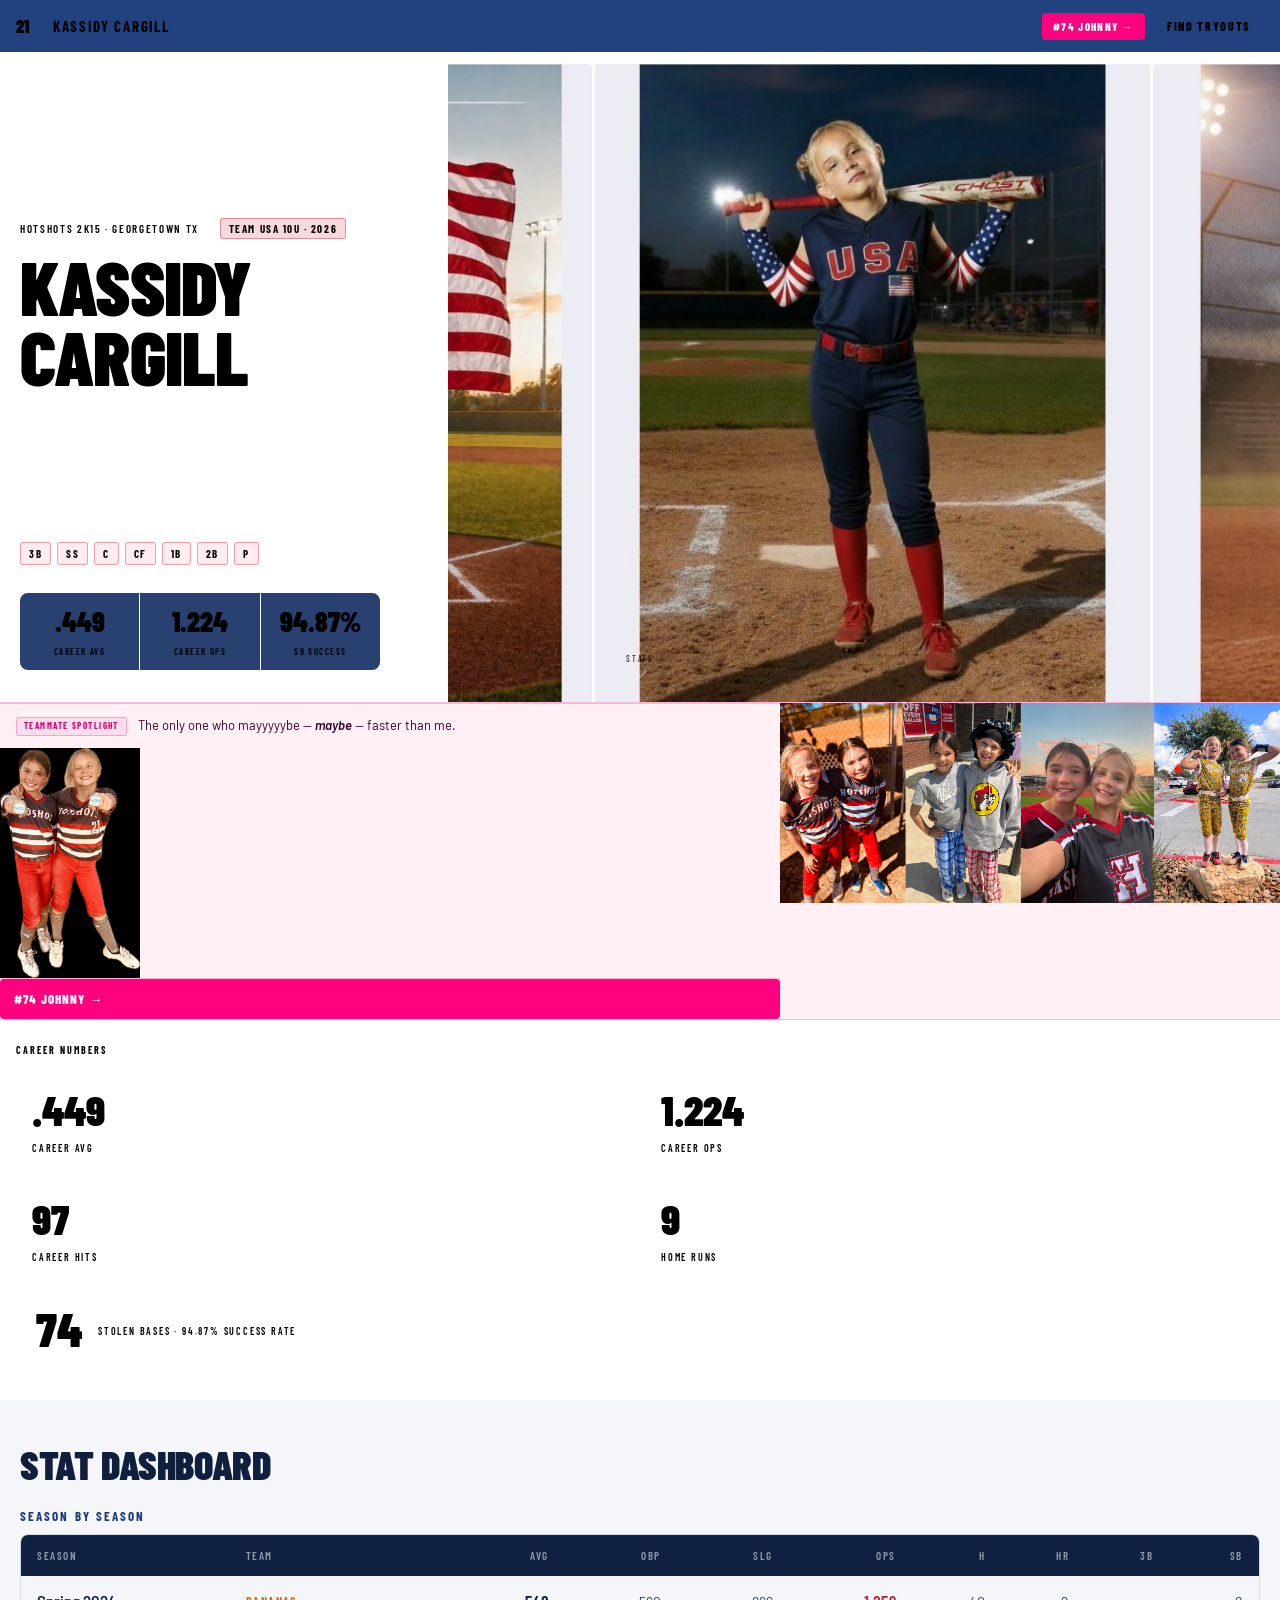
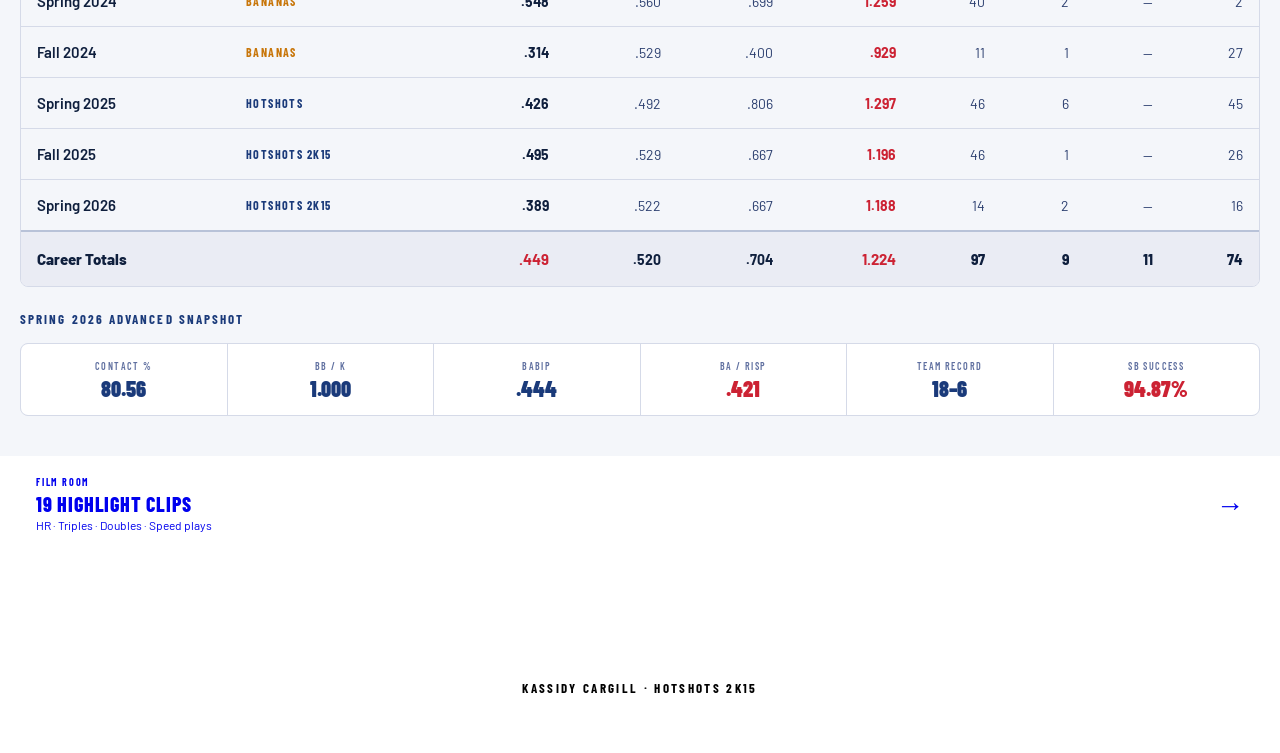
<file: kass21-landing-v2.html>
<!DOCTYPE html>
<html lang="en">
<head>
  <meta charset="UTF-8" />
  <meta name="viewport" content="width=device-width, initial-scale=1.0, viewport-fit=cover" />
  <meta name="apple-mobile-web-app-capable" content="yes" />
  <meta name="apple-mobile-web-app-status-bar-style" content="black-translucent" />
  <meta name="format-detection" content="telephone=no" />
  <meta name="theme-color" content="#07101f" />
  <title>21 · Kassidy Cargill</title>
  <meta name="description" content="#21 Kassidy Cargill — Hotshots 2K15, Georgetown TX. .449 AVG · 1.224 OPS · Team USA 10U 2026." />
  <meta property="og:title" content="#21 Kassidy Cargill — Impact Player" />
  <meta property="og:description" content=".449 AVG · 94.87% SB · Team USA 10U 2026 · Georgetown TX" />

  <script async src="https://www.googletagmanager.com/gtag/js?id=G-GWGSGGMEQY"></script>
  <script>window.dataLayer=window.dataLayer||[];function gtag(){dataLayer.push(arguments);}gtag('js',new Date());gtag('config','G-GWGSGGMEQY');</script>

  <link rel="preconnect" href="https://fonts.googleapis.com" />
  <link rel="preconnect" href="https://fonts.gstatic.com" crossorigin />
  <link href="https://fonts.googleapis.com/css2?family=Barlow+Condensed:ital,wght@0,400;0,600;0,700;0,800;0,900;1,700&family=Barlow:wght@400;500;600&display=swap" rel="stylesheet" />

  <style>
    *, *::before, *::after { box-sizing: border-box; margin: 0; padding: 0; }
    -webkit-tap-highlight-color: transparent;

    :root {
      --navy:      #1a3a7a;
      --navy-mid:  #15316a;
      --navy-card: #112d62;
      --red:       #cc2233;
      --red-bright:#cc2233;
      --white:     #ffffff;
      --muted:     rgba(255,255,255,0.58);
      --border:    rgba(255,255,255,0.12);
    }

    html, body {
      background: var(--navy);
      color: var(--white);
      font-family: 'Barlow', sans-serif;
      min-height: 100dvh;
      overflow-x: hidden;
      -webkit-font-smoothing: antialiased;
    }

    /* ── NAV ── */
    nav {
      position: fixed;
      top: 0; left: 0; right: 0;
      z-index: 100;
      display: flex;
      align-items: center;
      justify-content: space-between;
      padding: 0 16px;
      padding-top: env(safe-area-inset-top);
      height: calc(52px + env(safe-area-inset-top));
      background: rgba(26,58,122,0.96);
      backdrop-filter: blur(12px);
      -webkit-backdrop-filter: blur(12px);
      border-bottom: 1px solid var(--border);
    }

    .nav-identity {
      display: flex;
      align-items: center;
      gap: 8px;
    }

    .nav-number {
      font-family: 'Barlow Condensed', sans-serif;
      font-weight: 900;
      font-size: 18px;
      color: var(--red-bright);
      letter-spacing: 0.02em;
    }

    .nav-dot {
      width: 3px; height: 3px;
      border-radius: 50%;
      background: var(--muted);
      margin: 0 2px;
    }

    .nav-name {
      font-family: 'Barlow Condensed', sans-serif;
      font-weight: 700;
      font-size: 15px;
      letter-spacing: 0.12em;
      text-transform: uppercase;
      color: var(--white);
    }

    .nav-right {
      display: flex;
      align-items: center;
      gap: 8px;
    }

    /* Teammate shoutout button */
    .nav-teammate {
      background: #ff007f;
      color: #fff;
      font-family: 'Barlow Condensed', sans-serif;
      font-weight: 800;
      font-size: 11px;
      letter-spacing: 0.12em;
      text-transform: uppercase;
      padding: 7px 11px;
      border-radius: 4px;
      text-decoration: none;
      white-space: nowrap;
      transition: background 0.2s;
      display: none; /* hidden on smallest phones, shown at 420px+ */
    }
    .nav-teammate:hover { background: #e6006e; }
    @media (min-width: 420px) { .nav-teammate { display: inline-block; } }

    .nav-cta {
      background: var(--red);
      color: var(--white);
      font-family: 'Barlow Condensed', sans-serif;
      font-weight: 800;
      font-size: 12px;
      letter-spacing: 0.14em;
      text-transform: uppercase;
      padding: 8px 14px;
      border-radius: 4px;
      text-decoration: none;
      white-space: nowrap;
      min-height: 36px;
      display: inline-flex;
      align-items: center;
      -webkit-appearance: none;
      transition: background 0.2s;
    }
    .nav-cta:hover { background: var(--red-bright); }

    /* ── HERO ── */
    .hero {
      position: relative;
      min-height: 78dvh;
      display: flex;
      flex-direction: column;
      padding-top: calc(52px + env(safe-area-inset-top));
      overflow: hidden;
    }

    .hero-img-wrap {
      position: absolute;
      top: calc(52px + env(safe-area-inset-top));
      right: 0; bottom: 0;
      width: 100%;
      pointer-events: none;
    }

    .hero-img-wrap img {
      width: 100%;
      height: 100%;
      object-fit: cover;
      object-position: center 30%;
      display: block;
    }

    .hero-img-wrap::after {
      content: '';
      position: absolute;
      inset: 0;
      background:
        linear-gradient(to right,  var(--navy) 0%, var(--navy) 22%, rgba(7,16,31,0.7) 55%, transparent 100%),
        linear-gradient(to top,    var(--navy) 0%, rgba(7,16,31,0.6) 40%, transparent 100%);
    }

    .hero-content {
      position: relative;
      z-index: 2;
      padding: 40px 20px 32px;
      display: flex;
      flex-direction: column;
      justify-content: flex-end;
      min-height: calc(78dvh - 52px - env(safe-area-inset-top));
    }

    .hero-tag {
      display: flex;
      align-items: center;
      gap: 10px;
      margin-bottom: 12px;
      flex-wrap: wrap;
    }

    .tag-pill {
      font-family: 'Barlow Condensed', sans-serif;
      font-weight: 600;
      font-size: 11px;
      letter-spacing: 0.15em;
      text-transform: uppercase;
      color: var(--muted);
    }

    .tag-divider {
      width: 1px; height: 12px;
      background: var(--border);
    }

    .tag-usa {
      font-family: 'Barlow Condensed', sans-serif;
      font-weight: 700;
      font-size: 11px;
      letter-spacing: 0.14em;
      text-transform: uppercase;
      color: var(--red-bright);
      background: rgba(200,0,30,0.15);
      border: 1px solid rgba(200,0,30,0.35);
      border-radius: 3px;
      padding: 3px 8px;
    }

    .hero-name {
      font-family: 'Barlow Condensed', sans-serif;
      font-weight: 900;
      font-size: clamp(52px, 14vw, 76px);
      line-height: 0.92;
      letter-spacing: -0.01em;
      text-transform: uppercase;
      margin-bottom: 16px;
    }

    .hero-name .first { color: var(--white); display: block; }
    .hero-name .last  { color: var(--red-bright); display: block; }

    .hero-bio {
      font-size: 14px;
      line-height: 1.65;
      color: rgba(255,255,255,0.82);
      max-width: 340px;
      margin-bottom: 20px;
    }

    .hero-bio strong {
      color: var(--white);
      font-weight: 600;
    }

    .positions-row {
      display: flex;
      flex-wrap: wrap;
      gap: 6px;
      margin-bottom: 28px;
    }

    .pos-chip {
      font-family: 'Barlow Condensed', sans-serif;
      font-weight: 700;
      font-size: 11px;
      letter-spacing: 0.14em;
      text-transform: uppercase;
      color: var(--red-bright);
      border: 1px solid rgba(232,0,31,0.35);
      border-radius: 3px;
      padding: 4px 8px;
      background: rgba(232,0,31,0.07);
    }

    /* Hero spotlight stats */
    .hero-spotlight {
      display: grid;
      grid-template-columns: repeat(3, 1fr);
      gap: 1px;
      background: var(--border);
      border: 1px solid var(--border);
      border-radius: 8px;
      overflow: hidden;
      max-width: 360px;
    }

    .spot-item {
      background: rgba(17,45,98,0.90);
      padding: 14px 8px 12px;
      text-align: center;
    }

    .spot-val {
      font-family: 'Barlow Condensed', sans-serif;
      font-weight: 900;
      font-size: 28px;
      line-height: 1;
      color: var(--white);
      display: block;
      margin-bottom: 4px;
    }
    .spot-val.red { color: var(--red-bright); }

    .spot-label {
      font-family: 'Barlow Condensed', sans-serif;
      font-weight: 600;
      font-size: 9px;
      letter-spacing: 0.16em;
      text-transform: uppercase;
      color: var(--muted);
    }

    /* scroll hint */
    .scroll-hint {
      position: absolute;
      bottom: 24px;
      left: 50%;
      transform: translateX(-50%);
      display: flex;
      flex-direction: column;
      align-items: center;
      gap: 6px;
      z-index: 2;
      animation: bounce 2s ease-in-out infinite;
    }
    .scroll-hint span {
      font-family: 'Barlow Condensed', sans-serif;
      font-size: 9px;
      letter-spacing: 0.2em;
      text-transform: uppercase;
      color: var(--muted);
    }
    .scroll-hint svg { opacity: 0.4; }
    @keyframes bounce {
      0%, 100% { transform: translateX(-50%) translateY(0); }
      50%       { transform: translateX(-50%) translateY(6px); }
    }

    /* ── TEAMMATE SHOUTOUT ── */
    .shoutout-bar {
      background: #fff0f6;
      border-top: 1px solid #ffb3d9;
      border-bottom: 1px solid #ffb3d9;
    }
    .shoutout-inner {
      padding: 12px 16px;
      display: flex;
      align-items: center;
      justify-content: space-between;
      gap: 12px;
      flex-wrap: wrap;
    }
    .shoutout-text {
      font-size: 13px;
      color: #3a0030;
      line-height: 1.4;
      flex: 1;
    }
    .shoutout-text em { font-style: italic; font-weight: 600; }
    .shoutout-tag {
      display: inline-block;
      font-family: 'Barlow Condensed', sans-serif;
      font-size: 9px;
      font-weight: 700;
      letter-spacing: 0.16em;
      text-transform: uppercase;
      color: #d6006e;
      background: rgba(214,0,110,0.08);
      border: 1px solid rgba(214,0,110,0.25);
      padding: 2px 7px;
      border-radius: 2px;
      margin-right: 8px;
      vertical-align: middle;
    }
    .shoutout-btn {
      display: inline-flex;
      align-items: center;
      gap: 6px;
      background: #ff007f;
      color: #fff;
      font-family: 'Barlow Condensed', sans-serif;
      font-weight: 800;
      font-size: 13px;
      letter-spacing: 0.08em;
      text-transform: uppercase;
      padding: 9px 14px;
      border-radius: 4px;
      text-decoration: none;
      min-height: 40px;
      white-space: nowrap;
      flex-shrink: 0;
      transition: background 0.2s;
    }
    .shoutout-btn:hover { background: #e6006e; }
    .shoutout-photo {
      display: block;
      width: 100%;
      max-height: 160px;
      object-fit: cover;
      object-position: center 30%;
    }

    /* ── STATS SECTION ── */
    .stats-section {
      padding: 0 16px 32px;
      background: var(--navy);
    }

    .section-label {
      font-family: 'Barlow Condensed', sans-serif;
      font-weight: 700;
      font-size: 10px;
      letter-spacing: 0.2em;
      text-transform: uppercase;
      color: var(--red-bright);
      padding: 24px 0 14px;
      border-top: 1px solid var(--border);
    }

    .stats-grid {
      display: grid;
      grid-template-columns: 1fr 1fr;
      gap: 10px;
    }

    .stat-card {
      background: var(--navy-card);
      border: 1px solid var(--border);
      border-radius: 8px;
      padding: 18px 16px 14px;
      position: relative;
      overflow: hidden;
    }

    .stat-card::before {
      content: '';
      position: absolute;
      top: 0; left: 0; right: 0;
      height: 2px;
      background: var(--red);
      opacity: 0;
      transition: opacity 0.2s;
    }
    .stat-card:hover::before { opacity: 1; }

    .stat-val {
      font-family: 'Barlow Condensed', sans-serif;
      font-weight: 900;
      font-size: 42px;
      line-height: 1;
      color: var(--white);
      display: block;
      margin-bottom: 6px;
    }
    .stat-val.red { color: var(--red-bright); }

    .stat-label {
      font-family: 'Barlow Condensed', sans-serif;
      font-weight: 600;
      font-size: 10px;
      letter-spacing: 0.18em;
      text-transform: uppercase;
      color: var(--muted);
    }

    .stat-card.wide {
      grid-column: 1 / -1;
      display: flex;
      align-items: center;
      gap: 16px;
      padding: 16px 20px;
    }
    .stat-card.wide .stat-val { font-size: 48px; margin-bottom: 0; }

    /* ── FILM CTA ── */
    .film-cta {
      margin: 0 16px 24px;
      background: var(--navy-card);
      border: 1px solid var(--border);
      border-radius: 8px;
      padding: 20px;
      display: flex;
      align-items: center;
      justify-content: space-between;
      gap: 12px;
      text-decoration: none;
      transition: border-color 0.2s;
    }
    .film-cta:hover { border-color: rgba(255,255,255,0.2); }
    .film-cta-left { }
    .film-cta-label {
      font-family: 'Barlow Condensed', sans-serif;
      font-size: 10px;
      font-weight: 700;
      letter-spacing: 0.18em;
      text-transform: uppercase;
      color: var(--red-bright);
      margin-bottom: 4px;
    }
    .film-cta-title {
      font-family: 'Barlow Condensed', sans-serif;
      font-size: 20px;
      font-weight: 800;
      color: var(--white);
      letter-spacing: 0.04em;
      text-transform: uppercase;
    }
    .film-cta-sub {
      font-size: 12px;
      color: var(--muted);
      margin-top: 2px;
    }
    .film-cta-arrow {
      font-family: 'Barlow Condensed', sans-serif;
      font-size: 28px;
      font-weight: 900;
      color: var(--red-bright);
      flex-shrink: 0;
    }

    /* ── FOOTER ── */
    footer {
      padding: 24px 20px;
      padding-bottom: max(32px, calc(env(safe-area-inset-bottom) + 24px));
      border-top: 1px solid var(--border);
      text-align: center;
    }

    .footer-num {
      font-family: 'Barlow Condensed', sans-serif;
      font-weight: 900;
      font-size: 72px;
      line-height: 1;
      color: rgba(255,255,255,0.04);
      letter-spacing: -0.02em;
      margin-bottom: 8px;
    }

    .footer-name {
      font-family: 'Barlow Condensed', sans-serif;
      font-weight: 700;
      font-size: 13px;
      letter-spacing: 0.18em;
      text-transform: uppercase;
      color: var(--muted);
      margin-bottom: 12px;
    }

    .footer-links {
      display: flex;
      justify-content: center;
      gap: 20px;
    }
    .footer-links a {
      font-family: 'Barlow Condensed', sans-serif;
      font-size: 11px;
      font-weight: 600;
      letter-spacing: 0.14em;
      text-transform: uppercase;
      color: rgba(255,255,255,0.28);
      text-decoration: none;
      transition: color 0.15s;
    }
    .footer-links a:hover { color: rgba(255,255,255,0.65); }

    /* ── RESPONSIVE ── */
    @media (min-width: 600px) {
      .hero-img-wrap {
        width: 65%;
        left: auto;
      }
      .hero-img-wrap::after {
        background:
          linear-gradient(to right, var(--navy) 0%, var(--navy) 15%, rgba(7,16,31,0.5) 60%, transparent 100%),
          linear-gradient(to top,   var(--navy) 0%, rgba(7,16,31,0.3) 35%, transparent 100%);
      }
      .hero-content { max-width: 520px; }
      .shoutout-photo { max-height: 200px; }
    }

    /* ── STAT DASHBOARD ── */
    .dash-section {
      background: #f4f6fa;
      padding: 40px 20px 40px;
    }
    .dash-heading {
      font-family: 'Barlow Condensed', sans-serif;
      font-weight: 900;
      font-size: clamp(28px, 7vw, 40px);
      letter-spacing: -0.01em;
      text-transform: uppercase;
      color: #0f1f3d;
      margin-bottom: 6px;
    }
    .dash-sub-label {
      font-family: 'Barlow Condensed', sans-serif;
      font-weight: 700;
      font-size: 13px;
      letter-spacing: 0.16em;
      text-transform: uppercase;
      color: #1a3a7a;
      margin: 20px 0 10px;
    }
    .dash-wrap {
      overflow-x: auto;
      -webkit-overflow-scrolling: touch;
      border-radius: 8px;
      border: 1px solid #d5dae8;
    }
    .dash-table {
      width: 100%;
      border-collapse: collapse;
      min-width: 560px;
      font-size: 15px;
    }
    .dash-table thead tr {
      background: #0f2040;
    }
    .dash-table th {
      font-family: 'Barlow Condensed', sans-serif;
      font-weight: 600;
      font-size: 11px;
      letter-spacing: 0.14em;
      text-transform: uppercase;
      color: rgba(255,255,255,0.55);
      padding: 14px 16px;
      text-align: left;
      white-space: nowrap;
    }
    .dash-table th.r { text-align: right; }
    .dash-table td {
      padding: 16px 16px;
      border-bottom: 1px solid #d5dae8;
      color: #2d4070;
      white-space: nowrap;
    }
    .dash-table tr:last-child td { border-bottom: none; }
    .dash-table tr:hover td { background: #edf0f8; }
    .dash-table td.r { text-align: right; font-size: 14px; }
    .dash-table td.s-season { font-weight: 600; color: #0f1f3d; font-size: 15px; }
    .dash-table td.s-avg  { font-weight: 700; color: #0f1f3d; }
    .dash-table td.s-ops  { font-weight: 700; color: #cc2233; }
    .dash-table td.t-bnns { font-family: 'Barlow Condensed', sans-serif; font-weight: 700; font-size: 12px; letter-spacing: 0.12em; text-transform: uppercase; color: #c8760a; }
    .dash-table td.t-htsh { font-family: 'Barlow Condensed', sans-serif; font-weight: 700; font-size: 12px; letter-spacing: 0.12em; text-transform: uppercase; color: #1a3a7a; }
    .dash-table tfoot td {
      background: #eaecf4;
      border-top: 2px solid #b8c2d8;
      font-weight: 700;
      color: #0f1f3d;
      padding: 18px 16px;
    }
    .dash-table tfoot td.s-ops  { color: #cc2233; font-size: 15px; }
    .dash-table tfoot td.s-bold { font-weight: 800; }
    /* Advanced grid */
    .adv-grid {
      display: grid;
      grid-template-columns: repeat(auto-fit, minmax(100px, 1fr));
      gap: 1px;
      background: #d5dae8;
      border: 1px solid #d5dae8;
      border-radius: 8px;
      overflow: hidden;
      margin-top: 16px;
    }
    .adv-cell {
      background: #ffffff;
      padding: 16px 12px;
      text-align: center;
    }
    .adv-lbl {
      font-family: 'Barlow Condensed', sans-serif;
      font-size: 10px;
      font-weight: 600;
      letter-spacing: 0.14em;
      text-transform: uppercase;
      color: #6070a0;
      margin-bottom: 5px;
    }
    .adv-num {
      font-family: 'Barlow Condensed', sans-serif;
      font-weight: 900;
      font-size: 22px;
      color: #1a3a7a;
      line-height: 1;
    }
    .adv-num.red { color: #cc2233; }


    /* ── TEAMMATE PHOTO BESIDE SHOUTOUT ── */
    .shoutout-layout {
      display: grid;
      grid-template-columns: 1fr auto;
      align-items: stretch;
      background: #fff0f6;
      border-top: 1px solid #ffb3d9;
      border-bottom: 1px solid #ffb3d9;
    }
    .shoutout-left { display: flex; flex-direction: column; }
    .shoutout-rings-wrap {
      flex-shrink: 0;
      width: 140px;
      background: #0f2040;
      overflow: hidden;
      display: flex;
      align-items: flex-end;
      justify-content: center;
    }
    .shoutout-rings-img {
      width: 140px;
      display: block;
      object-fit: cover;
      object-position: center top;
      max-height: 240px;
    }
    @media (max-width: 480px) {
      .shoutout-rings-wrap { width: 100px; }
      .shoutout-rings-img  { width: 100px; }
    }

  </style>
</head>
<body>

  <!-- NAV -->
  <nav>
    <div class="nav-identity">
      <span class="nav-number">21</span>
      <span class="nav-dot"></span>
      <span class="nav-name">Kassidy Cargill</span>
    </div>
    <div class="nav-right">
      <a class="nav-teammate" href="https://jeremiah9980.github.io/johnny74/johnny74-landing.html">#74 Johnny →</a>
      <a class="nav-cta" href="https://www.instagram.com/kasscargill" target="_blank">Find Tryouts</a>
    </div>
  </nav>

  <!-- HERO -->
  <section class="hero">

    <div class="hero-img-wrap">
      <img
        src="kass-hero-trio.png"
        alt="Kassidy Cargill #21 — Team USA 2026"
        fetchpriority="high"
        decoding="async"
      />
    </div>

    <div class="hero-content">

      <div class="hero-tag">
        <span class="tag-pill">Hotshots 2K15 · Georgetown TX</span>
        <span class="tag-divider"></span>
        <span class="tag-usa">Team USA 10U · 2026</span>
      </div>

      <h1 class="hero-name">
        <span class="first">Kassidy</span>
        <span class="last">Cargill</span>
      </h1>

      <p class="hero-bio">
        <strong>Versatile, gritty, and game-changing.</strong>
        Kassidy brings catcher toughness, utility range, and elite speed on the bases.
        <strong>Humble, coachable, and confident</strong> — she makes everyone around her better and performs when it counts.
      </p>

      <div class="positions-row">
        <span class="pos-chip">3B</span>
        <span class="pos-chip">SS</span>
        <span class="pos-chip">C</span>
        <span class="pos-chip">CF</span>
        <span class="pos-chip">1B</span>
        <span class="pos-chip">2B</span>
        <span class="pos-chip">P</span>
      </div>

      <div class="hero-spotlight">
        <div class="spot-item">
          <span class="spot-val red">.449</span>
          <span class="spot-label">Career AVG</span>
        </div>
        <div class="spot-item">
          <span class="spot-val">1.224</span>
          <span class="spot-label">Career OPS</span>
        </div>
        <div class="spot-item">
          <span class="spot-val">94.87%</span>
          <span class="spot-label">SB Success</span>
        </div>
      </div>

    </div>

    <div class="scroll-hint">
      <span>Stats</span>
      <svg width="14" height="8" viewBox="0 0 14 8" fill="none">
        <path d="M1 1L7 7L13 1" stroke="white" stroke-width="1.5" stroke-linecap="round" stroke-linejoin="round"/>
      </svg>
    </div>

  </section>

  <!-- TEAMMATE SHOUTOUT -->
  <div class="shoutout-layout">
    <div class="shoutout-left">
      <div class="shoutout-bar">
    <div class="shoutout-inner">
      <div class="shoutout-text">
        <span class="shoutout-tag">Teammate Spotlight</span>
        The only one who mayyyyybe — <em>maybe</em> — faster than me.
      </div>
    </div>
    <div class="shoutout-rings-wrap">
      <img class="shoutout-rings-img"
        src="teammate-rings.png"
        alt="Kassidy and teammate in Hotshots uniforms showing championship rings"
      />
    </div>
  </div>
      <a class="shoutout-btn" href="https://jeremiah9980.github.io/johnny74/johnny74-landing.html">
        #74 Johnny →
      </a>
    </div>
    <img
      class="shoutout-photo"
      src="teammate-strip.png"
      alt="Kassidy and Johnny — teammates"
    />
  </div>

  <!-- STATS -->
  <section class="stats-section">
    <p class="section-label">Career Numbers</p>
    <div class="stats-grid">

      <div class="stat-card">
        <span class="stat-val red">.449</span>
        <span class="stat-label">Career AVG</span>
      </div>

      <div class="stat-card">
        <span class="stat-val">1.224</span>
        <span class="stat-label">Career OPS</span>
      </div>

      <div class="stat-card">
        <span class="stat-val">97</span>
        <span class="stat-label">Career Hits</span>
      </div>

      <div class="stat-card">
        <span class="stat-val">9</span>
        <span class="stat-label">Home Runs</span>
      </div>

      <div class="stat-card wide">
        <span class="stat-val red">74</span>
        <div>
          <span class="stat-label">Stolen Bases · 94.87% success rate</span>
        </div>
      </div>

    </div>
  </section>

  <!-- STAT DASHBOARD -->
  <section class="dash-section">
    <h2 class="dash-heading">Stat Dashboard</h2>
    <p class="dash-sub-label">Season by Season</p>
    <div class="dash-wrap">
      <table class="dash-table">
        <thead>
          <tr>
            <th>Season</th>
            <th>Team</th>
            <th class="r">AVG</th>
            <th class="r">OBP</th>
            <th class="r">SLG</th>
            <th class="r">OPS</th>
            <th class="r">H</th>
            <th class="r">HR</th>
            <th class="r">3B</th>
            <th class="r">SB</th>
          </tr>
        </thead>
        <tbody>
          <tr>
            <td class="s-season">Spring 2024</td>
            <td class="t-bnns">Bananas</td>
            <td class="r s-avg">.548</td><td class="r">.560</td><td class="r">.699</td>
            <td class="r s-ops">1.259</td>
            <td class="r">40</td><td class="r">2</td><td class="r">—</td><td class="r">2</td>
          </tr>
          <tr>
            <td class="s-season">Fall 2024</td>
            <td class="t-bnns">Bananas</td>
            <td class="r s-avg">.314</td><td class="r">.529</td><td class="r">.400</td>
            <td class="r s-ops">.929</td>
            <td class="r">11</td><td class="r">1</td><td class="r">—</td><td class="r">27</td>
          </tr>
          <tr>
            <td class="s-season">Spring 2025</td>
            <td class="t-htsh">Hotshots</td>
            <td class="r s-avg">.426</td><td class="r">.492</td><td class="r">.806</td>
            <td class="r s-ops">1.297</td>
            <td class="r">46</td><td class="r">6</td><td class="r">—</td><td class="r">45</td>
          </tr>
          <tr>
            <td class="s-season">Fall 2025</td>
            <td class="t-htsh">Hotshots 2K15</td>
            <td class="r s-avg">.495</td><td class="r">.529</td><td class="r">.667</td>
            <td class="r s-ops">1.196</td>
            <td class="r">46</td><td class="r">1</td><td class="r">—</td><td class="r">26</td>
          </tr>
          <tr>
            <td class="s-season">Spring 2026</td>
            <td class="t-htsh">Hotshots 2K15</td>
            <td class="r s-avg">.389</td><td class="r">.522</td><td class="r">.667</td>
            <td class="r s-ops">1.188</td>
            <td class="r">14</td><td class="r">2</td><td class="r">—</td><td class="r">16</td>
          </tr>
        </tbody>
        <tfoot>
          <tr>
            <td colspan="2" class="s-bold">Career Totals</td>
            <td class="r s-ops">.449</td>
            <td class="r">.520</td>
            <td class="r">.704</td>
            <td class="r s-ops">1.224</td>
            <td class="r s-bold">97</td>
            <td class="r s-bold">9</td>
            <td class="r s-bold">11</td>
            <td class="r s-bold">74</td>
          </tr>
        </tfoot>
      </table>
    </div>

    <p class="dash-sub-label" style="margin-top:24px;">Spring 2026 Advanced Snapshot</p>
    <div class="adv-grid">
      <div class="adv-cell"><div class="adv-lbl">Contact %</div><div class="adv-num">80.56</div></div>
      <div class="adv-cell"><div class="adv-lbl">BB / K</div><div class="adv-num">1.000</div></div>
      <div class="adv-cell"><div class="adv-lbl">BABIP</div><div class="adv-num">.444</div></div>
      <div class="adv-cell"><div class="adv-lbl">BA / RISP</div><div class="adv-num red">.421</div></div>
      <div class="adv-cell"><div class="adv-lbl">Team Record</div><div class="adv-num">18–6</div></div>
      <div class="adv-cell"><div class="adv-lbl">SB Success</div><div class="adv-num red">94.87%</div></div>
    </div>
  </section>

  <!-- FILM ROOM LINK -->
  <a class="film-cta" href="kass21-landing.html">
    <div class="film-cta-left">
      <div class="film-cta-label">Film Room</div>
      <div class="film-cta-title">19 Highlight Clips</div>
      <div class="film-cta-sub">HR · Triples · Doubles · Speed plays</div>
    </div>
    <span class="film-cta-arrow">→</span>
  </a>

  <!-- FOOTER -->
  <footer>
    <div class="footer-num">21</div>
    <div class="footer-name">Kassidy Cargill · Hotshots 2K15</div>
    <div class="footer-links">
      <a href="kass21-landing.html">Full Profile</a>
      <a href="recruiting_v2.html">Recruiting</a>
      <a href="https://www.instagram.com/kasscargill" target="_blank">Instagram</a>
      <a href="https://jeremiah9980.github.io/johnny74/johnny74-landing.html">Johnny's Page</a>
    </div>
  </footer>

</body>
</html>
</file>
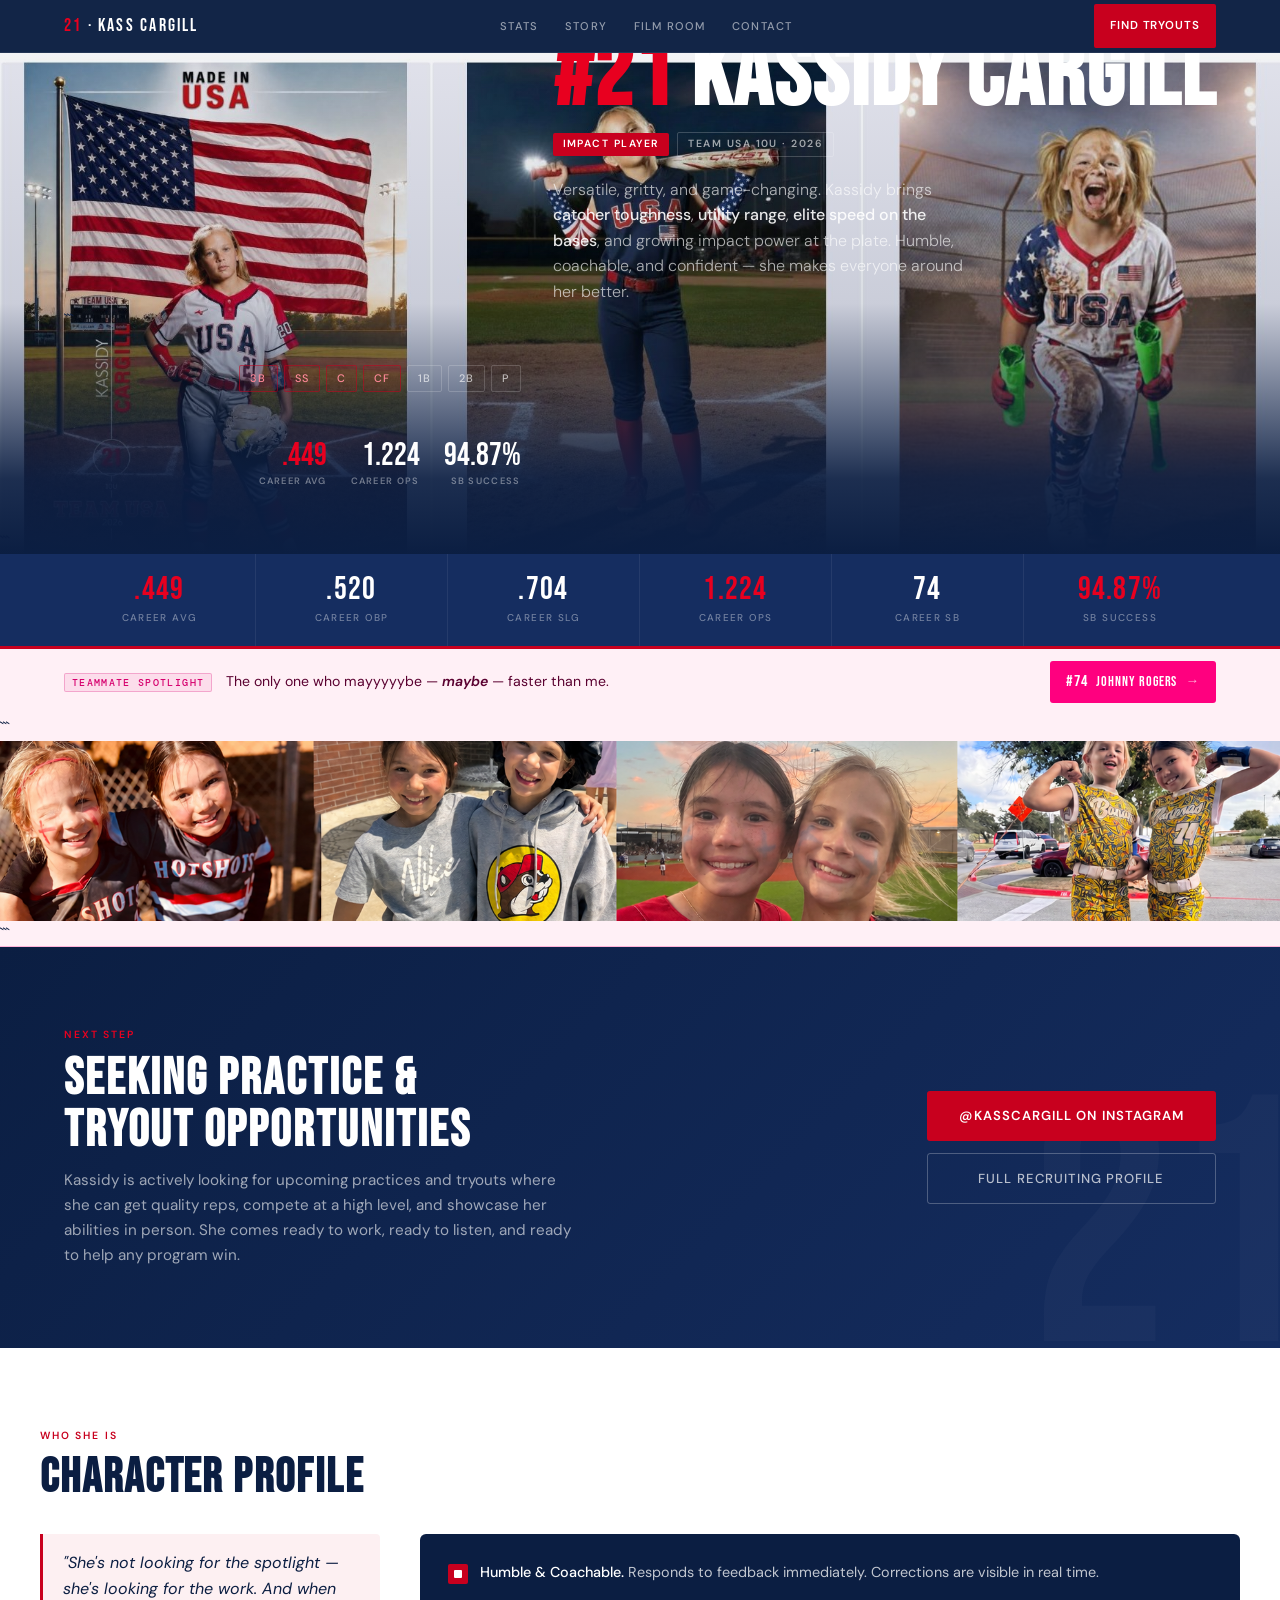
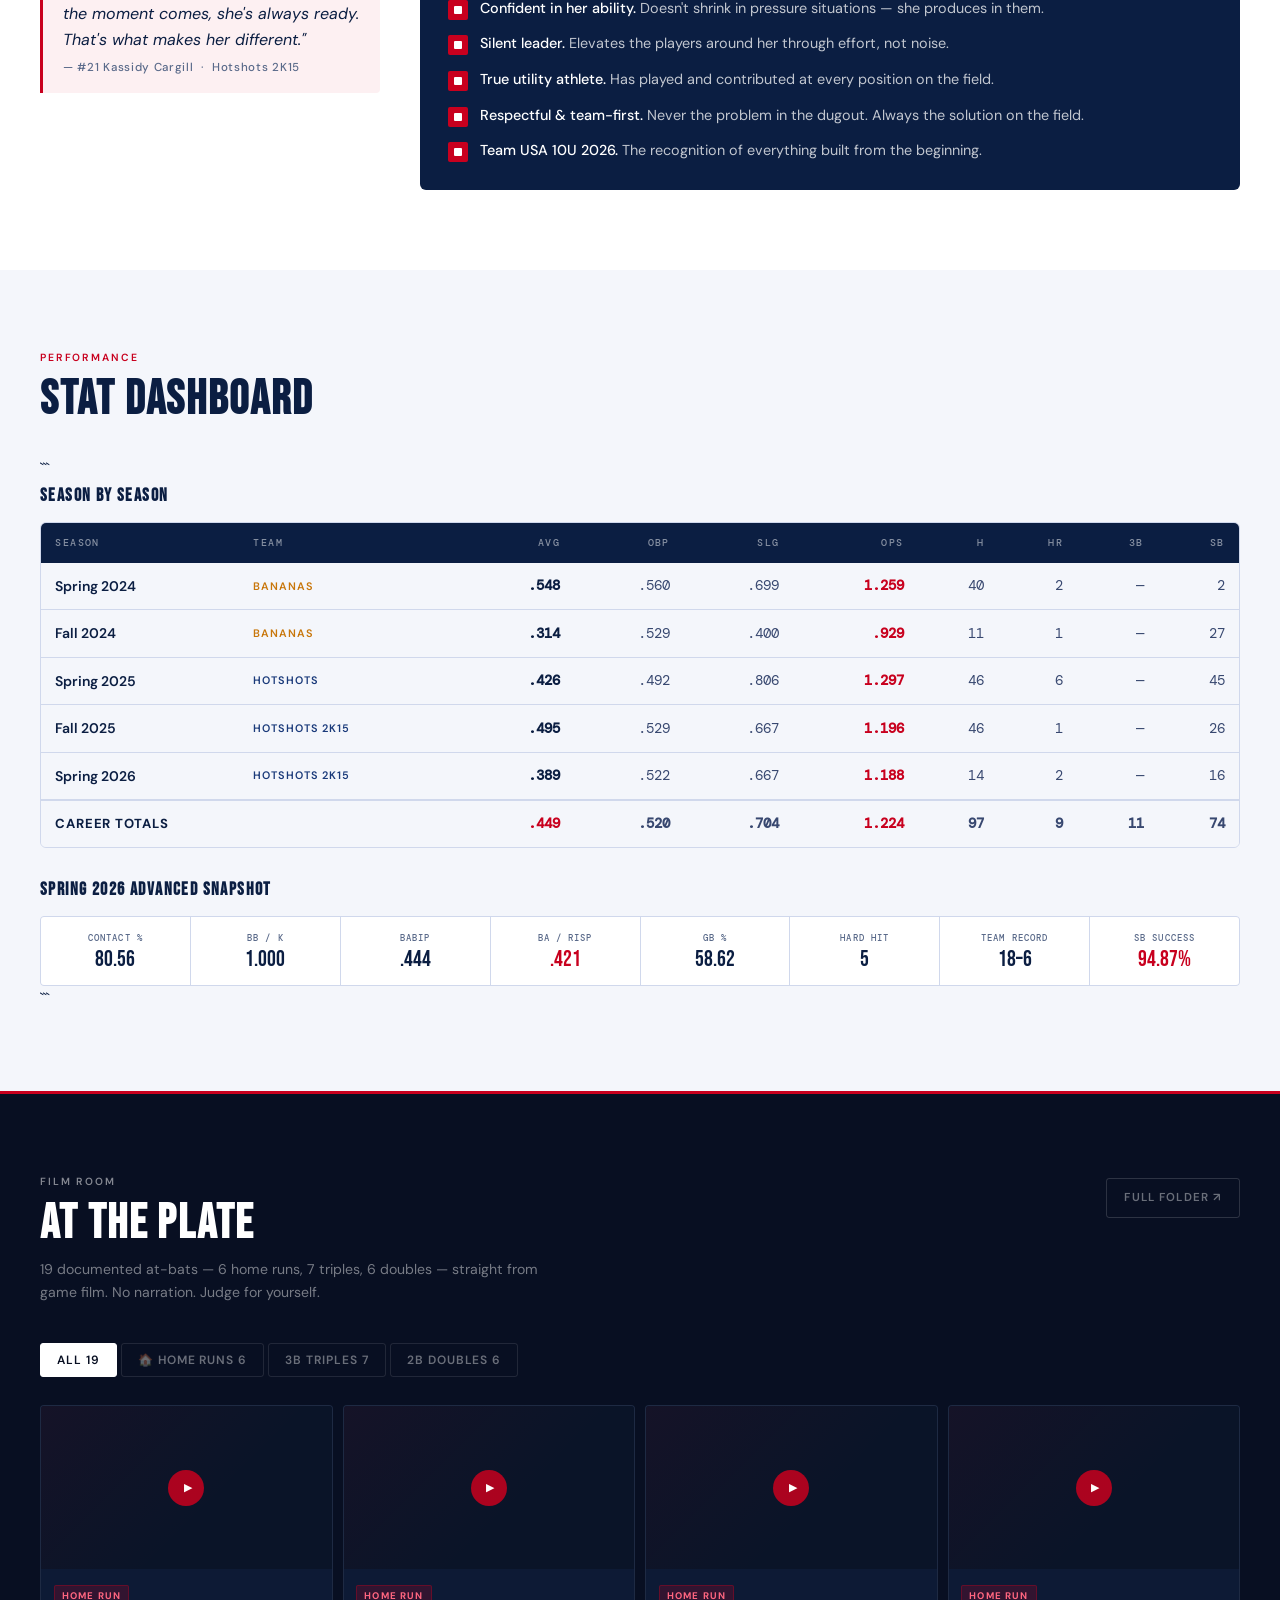
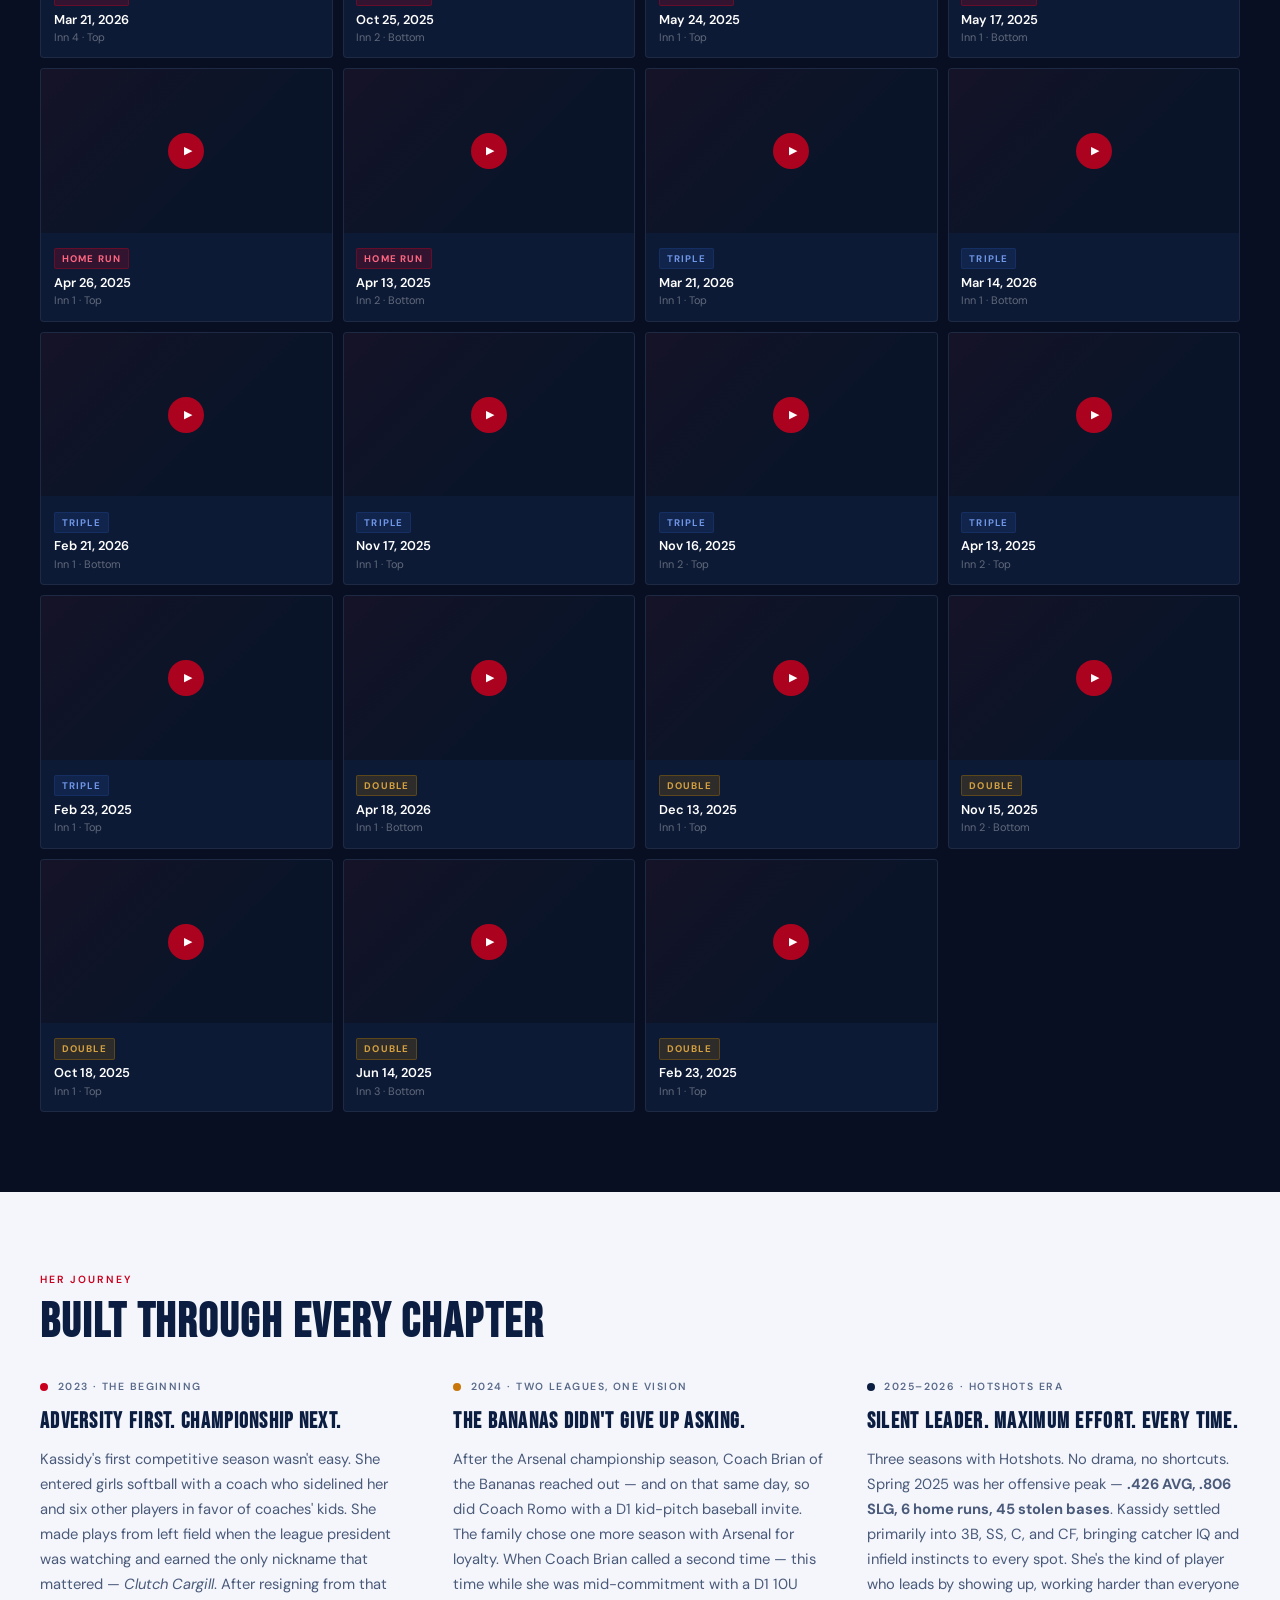
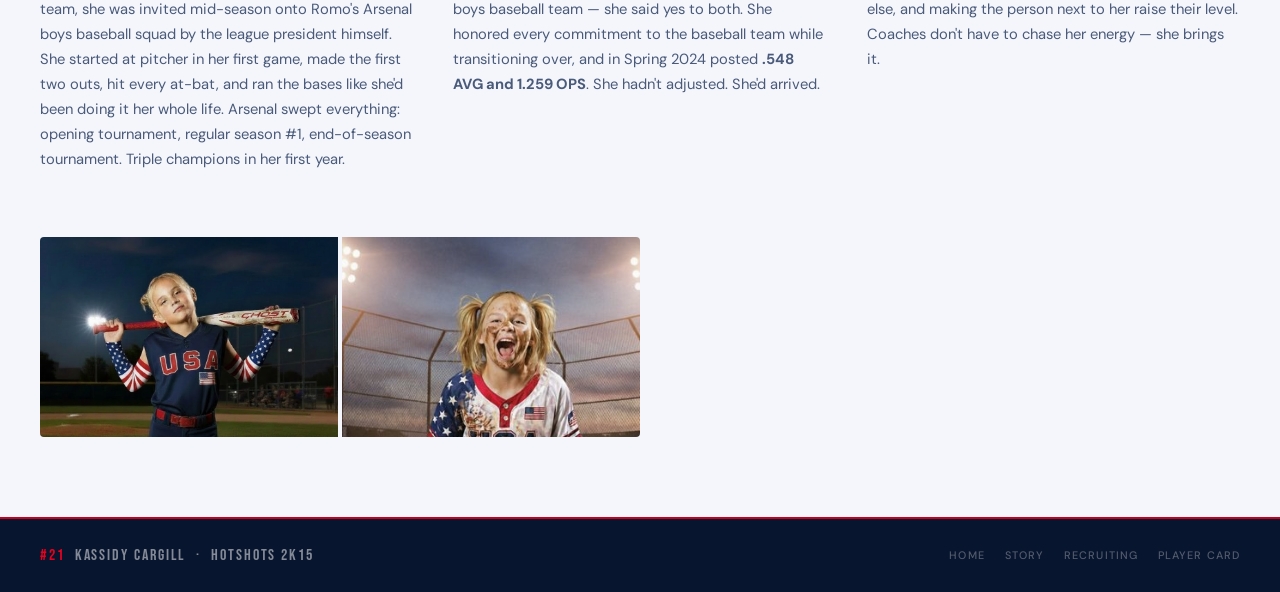
<file: kass21-landing.html>
<!DOCTYPE html>

<html lang="en">
<head>
  <meta charset="UTF-8" />
  <meta name="viewport" content="width=device-width, initial-scale=1.0, viewport-fit=cover" />
  <meta name="apple-mobile-web-app-capable" content="yes" />
  <meta name="apple-mobile-web-app-status-bar-style" content="black-translucent" />
  <meta name="format-detection" content="telephone=no" />
  <meta name="theme-color" content="#0b1e42" />
  <title>Kassidy Cargill | #21 · 2K15 · Georgetown TX</title>
  <meta name="description" content="#21 Kassidy Cargill — Hotshots 2K15, Georgetown TX. .449 career AVG, 94.87% SB success. Team USA 10U 2026. Impact utility athlete." />
  <meta property="og:title" content="#21 Kassidy Cargill — 2K15 Impact Player" />
  <meta property="og:description" content=".449 AVG · 1.224 OPS · Team USA 10U 2026 · Georgetown, TX" />

  <!-- Google tag -->

  <script async src="https://www.googletagmanager.com/gtag/js?id=G-GWGSGGMEQY"></script>

  <script>window.dataLayer=window.dataLayer||[];function gtag(){dataLayer.push(arguments);}gtag('js',new Date());gtag('config','G-GWGSGGMEQY');</script>

  <link rel="preconnect" href="https://fonts.googleapis.com" />
  <link rel="preconnect" href="https://fonts.gstatic.com" crossorigin />
  <link href="https://fonts.googleapis.com/css2?family=Bebas+Neue&family=DM+Sans:ital,wght@0,300;0,400;0,500;0,600;1,300;1,400&family=DM+Mono:wght@400;500&display=swap" rel="stylesheet" />

  <style>
    /* ── RESET & BASE ── */
    *, *::before, *::after { box-sizing: border-box; margin: 0; padding: 0; }
    :root {
      --navy:    #0b1e42;
      --navy2:   #152d60;
      --red:     #c8001e;
      --red2:    #e8001f;
      --white:   #ffffff;
      --off:     #f4f6fb;
      --light:   #eaecf5;
      --muted:   #5a6a8a;
      --dim:     #384870;
      --border:  #d0d8ec;
      --text:    #0b1e42;
    }
    html { font-size: 16px; scroll-behavior: smooth; }
    body {
      font-family: 'DM Sans', sans-serif;
      background: var(--white);
      color: var(--text);
      line-height: 1.6;
      overflow-x: hidden;
    }
    img { display: block; max-width: 100%; }
    a { color: inherit; text-decoration: none; }


    /* == iOS BASE == */
    html {
      -webkit-text-size-adjust: 100%;
      text-size-adjust: 100%;
    }
    body {
      -webkit-font-smoothing: antialiased;
      -moz-osx-font-smoothing: grayscale;
    }
    *, *::before, *::after {
      -webkit-tap-highlight-color: transparent;
      touch-action: manipulation;
    }
    img, video { max-width: 100%; }

    /* ── NAV ── */
    .nav {
      position: -webkit-sticky;
      position: sticky;
      top: 0;
      z-index: 100;
      background: rgba(11,30,66,0.97);
      -webkit-backdrop-filter: blur(8px);
      backdrop-filter: blur(8px);
      border-bottom: 1px solid rgba(255,255,255,0.08);
      padding-top: env(safe-area-inset-top);
    }
    .nav-inner {
      max-width: 1200px;
      margin: 0 auto;
      padding: 0 max(1.5rem, env(safe-area-inset-right));
      padding-left: max(1.5rem, env(safe-area-inset-left));
      display: flex;
      align-items: center;
      justify-content: space-between;
      height: 52px;
    }
    .nav-brand {
      font-family: 'Bebas Neue', sans-serif;
      font-size: 1.15rem;
      letter-spacing: 0.12em;
      color: #fff;
    }
    .nav-brand span { color: var(--red2); }
    .nav-links {
      display: flex;
      gap: 0;
      list-style: none;
    }
    .nav-links a {
      display: block;
      padding: 0 0.85rem;
      font-size: 0.7rem;
      font-weight: 500;
      letter-spacing: 0.1em;
      text-transform: uppercase;
      color: rgba(255,255,255,0.55);
      line-height: 52px;
      transition: color 0.15s;
    }
    .nav-links a:hover { color: #fff; }
    .nav-cta {
      font-family: 'DM Sans', sans-serif;
      font-size: 0.72rem;
      font-weight: 600;
      letter-spacing: 0.08em;
      text-transform: uppercase;
      background: var(--red);
      color: #fff;
      padding: 0.55rem 1rem;
      border-radius: 2px;
      min-height: 44px;
      display: inline-flex;
      align-items: center;
      -webkit-appearance: none;
      transition: background 0.15s;
    }
    .nav-cta:hover { background: var(--red2); }
    @media (max-width: 700px) {
      .nav-links { display: none; }
    }

    /* ── HERO ── */
    .hero {
      position: relative;
      overflow: hidden;
      background: var(--navy);
    }
    .hero-photo-bg {
      width: 100%;
      display: block;
      max-height: 85vh;
      object-fit: cover;
      object-position: center top;
    }
    @media (max-width: 700px) {
      .hero-photo-bg { max-height: 55vw; min-height: 260px; }
    }
    .hero-overlay {
      position: absolute;
      inset: 0;
      background: linear-gradient(
        to bottom,
        rgba(11,30,66,0.05) 0%,
        rgba(11,30,66,0.15) 50%,
        rgba(11,30,66,0.92) 85%,
        var(--navy) 100%
      );
    }
    .hero-inner {
      position: absolute;
      bottom: 0;
      left: 0;
      right: 0;
      z-index: 2;
    }
    .hero-content {
      max-width: 1200px;
      margin: 0 auto;
      padding: 0 1.5rem 2.5rem;
      display: grid;
      grid-template-columns: 1fr auto;
      gap: 2rem;
      align-items: flex-end;
    }
    @media (max-width: 700px) {
      .hero-content { grid-template-columns: 1fr; gap: 1rem; padding-bottom: 1.75rem; }
    }

    .hero-org {
      display: flex;
      align-items: center;
      gap: 0.5rem;
      margin-bottom: 0.9rem;
    }
    .hero-org-dot {
      width: 6px; height: 6px;
      border-radius: 50%;
      background: var(--red2);
    }
    .hero-org-text {
      font-size: 0.7rem;
      font-weight: 500;
      letter-spacing: 0.16em;
      text-transform: uppercase;
      color: rgba(255,255,255,0.5);
    }

    .hero-name {
      font-family: 'Bebas Neue', sans-serif;
      font-size: clamp(3.5rem, 8vw, 6rem);
      line-height: 0.92;
      color: #fff;
      letter-spacing: 0.02em;
      margin-bottom: 0.5rem;
    }
    .hero-name-num {
      color: var(--red2);
    }

    .hero-badge {
      display: inline-flex;
      align-items: center;
      gap: 0.5rem;
      margin-bottom: 1.25rem;
    }
    .hero-badge-pill {
      font-size: 0.65rem;
      font-weight: 600;
      letter-spacing: 0.14em;
      text-transform: uppercase;
      background: var(--red);
      color: #fff;
      padding: 3px 10px;
      border-radius: 2px;
    }
    .hero-badge-pill.outline {
      background: transparent;
      border: 1px solid rgba(255,255,255,0.2);
      color: rgba(255,255,255,0.6);
    }

    .hero-tagline {
      font-size: 1rem;
      font-weight: 300;
      color: rgba(255,255,255,0.65);
      line-height: 1.6;
      max-width: 420px;
      margin-bottom: 1.75rem;
    }
    .hero-tagline strong { color: rgba(255,255,255,0.9); font-weight: 500; }

    .hero-positions {
      display: flex;
      flex-wrap: wrap;
      gap: 6px;
      margin-bottom: 2rem;
    }
    .pos-chip {
      font-size: 0.68rem;
      font-weight: 500;
      letter-spacing: 0.1em;
      text-transform: uppercase;
      padding: 4px 10px;
      border: 1px solid rgba(255,255,255,0.18);
      border-radius: 2px;
      color: rgba(255,255,255,0.65);
    }
    .pos-chip.primary {
      border-color: rgba(200,0,30,0.5);
      color: #ff8899;
      background: rgba(200,0,30,0.1);
    }
    @media (max-width: 800px) {
      .hero-photo-wrap {
        order: 1;
        height: 360px;
      }
    }
    .hero-photo-wrap img {
      width: 100%;
      height: 100%;
      object-fit: cover;
      object-position: top center;
    }
    .hero-photo-wrap::after {
      content: '';
      position: absolute;
      inset: 0;
      background: linear-gradient(to right, var(--navy) 0%, transparent 30%),
                  linear-gradient(to top, var(--navy) 0%, transparent 20%);
    }
    @media (max-width: 800px) {
      .hero-photo-wrap::after {
        background: linear-gradient(to bottom, transparent 60%, var(--navy) 100%);
      }
    }

    /* ── CAREER STAT STRIP ── */
    .stat-strip {
      background: var(--navy2);
      border-bottom: 3px solid var(--red);
    }
    .stat-strip-inner {
      max-width: 1200px;
      margin: 0 auto;
      padding: 0 1.5rem;
      display: grid;
      grid-template-columns: repeat(6, 1fr);
    }
    @media (max-width: 900px) { .stat-strip-inner { grid-template-columns: repeat(3, 1fr); } }
    @media (max-width: 500px) { .stat-strip-inner { grid-template-columns: repeat(2, 1fr); } }
    .stat-item {
      padding: 1.25rem 1rem;
      border-right: 1px solid rgba(255,255,255,0.07);
      text-align: center;
    }
    .stat-item:last-child { border-right: none; }
    .stat-val {
      font-family: 'Bebas Neue', sans-serif;
      font-size: 2rem;
      color: #fff;
      line-height: 1;
      letter-spacing: 0.04em;
    }
    .stat-val.red { color: var(--red2); }
    .stat-label {
      font-size: 0.62rem;
      font-weight: 500;
      letter-spacing: 0.14em;
      text-transform: uppercase;
      color: rgba(255,255,255,0.4);
      margin-top: 4px;
    }

    /* ── SECTIONS ── */
    .section {
      padding: 5rem 1.5rem;
    }
    .section.alt { background: var(--off); }
    .section-inner { max-width: 1200px; margin: 0 auto; }

    .section-label {
      font-size: 0.65rem;
      font-weight: 600;
      letter-spacing: 0.18em;
      text-transform: uppercase;
      color: var(--red);
      margin-bottom: 0.6rem;
    }
    .section-title {
      font-family: 'Bebas Neue', sans-serif;
      font-size: clamp(2rem, 5vw, 3rem);
      color: var(--navy);
      letter-spacing: 0.04em;
      line-height: 1;
      margin-bottom: 2rem;
    }

    /* ── SEASON TABLE ── */
    .table-wrap {
      overflow-x: auto;
      border: 1px solid var(--border);
      border-radius: 6px;
    }
    .stat-table {
      width: 100%;
      border-collapse: collapse;
      font-size: 0.875rem;
      min-width: 680px;
    }
    .stat-table thead tr {
      background: var(--navy);
    }
    .stat-table th {
      font-family: 'DM Mono', monospace;
      font-size: 0.62rem;
      font-weight: 500;
      letter-spacing: 0.14em;
      text-transform: uppercase;
      color: rgba(255,255,255,0.5);
      padding: 0.75rem 1rem;
      text-align: left;
      white-space: nowrap;
    }
    .stat-table th.num { text-align: right; }
    .stat-table td {
      padding: 0.8rem 1rem;
      border-bottom: 1px solid var(--border);
      color: var(--dim);
      white-space: nowrap;
    }
    .stat-table tr:last-child td { border-bottom: none; }
    .stat-table tr:hover td { background: var(--light); }
    .stat-table td.season-name {
      font-weight: 500;
      color: var(--navy);
    }
    .stat-table td.team-tag {
      font-size: 0.65rem;
      font-weight: 600;
      letter-spacing: 0.1em;
      text-transform: uppercase;
    }
    .stat-table td.num {
      font-family: 'DM Mono', monospace;
      font-size: 0.85rem;
      text-align: right;
    }
    .stat-table td.num.bold { color: var(--navy); font-weight: 500; }
    .stat-table td.num.hero-num { color: var(--red); font-weight: 600; }

    .team-bnns { color: #c8760a; }
    .team-htsh { color: #1a3a7a; }
    .team-usa  { color: #c8001e; }

    /* Career totals row */
    .stat-table tfoot td {
      background: var(--off);
      font-weight: 600;
      color: var(--navy);
      border-top: 2px solid var(--border);
      padding: 0.9rem 1rem;
    }
    .stat-table tfoot td.num {
      font-family: 'DM Mono', monospace;
      font-size: 0.88rem;
      text-align: right;
      color: var(--navy);
    }
    .stat-table tfoot td.num.hero-num { color: var(--red); }

    /* ── STORY ── */
    .story-grid {
      display: grid;
      grid-template-columns: 1fr 1fr;
      gap: 3rem;
      align-items: start;
    }
    @media (max-width: 750px) { .story-grid { grid-template-columns: 1fr; gap: 2rem; } }

    .story-chapter {
      margin-bottom: 2rem;
    }
    .story-chapter-era {
      display: flex;
      align-items: center;
      gap: 0.6rem;
      margin-bottom: 0.6rem;
    }
    .era-dot {
      width: 8px; height: 8px;
      border-radius: 50%;
      flex-shrink: 0;
    }
    .era-dot.red { background: var(--red); }
    .era-dot.navy { background: var(--navy); }
    .era-dot.gold { background: #c8760a; }
    .era-dot.usa  { background: var(--red); border: 2px solid var(--navy); }

    .story-chapter-label {
      font-size: 0.65rem;
      font-weight: 600;
      letter-spacing: 0.14em;
      text-transform: uppercase;
      color: var(--muted);
    }
    .story-chapter h3 {
      font-family: 'Bebas Neue', sans-serif;
      font-size: 1.35rem;
      letter-spacing: 0.06em;
      color: var(--navy);
      margin-bottom: 0.5rem;
    }
    .story-chapter p {
      font-size: 0.92rem;
      color: #4a5a7a;
      line-height: 1.7;
    }

    .story-pullquote {
      border-left: 3px solid var(--red);
      padding: 1rem 1.25rem;
      background: #fdf0f2;
      border-radius: 0 4px 4px 0;
      margin-bottom: 2rem;
    }
    .story-pullquote p {
      font-size: 1rem;
      font-style: italic;
      color: var(--navy);
      line-height: 1.6;
      font-weight: 400;
    }
    .story-pullquote cite {
      font-size: 0.72rem;
      font-style: normal;
      color: var(--muted);
      font-weight: 500;
      letter-spacing: 0.06em;
      display: block;
      margin-top: 0.4rem;
    }

    .character-traits {
      background: var(--navy);
      border-radius: 6px;
      padding: 1.75rem;
      color: #fff;
    }
    .character-traits h3 {
      font-family: 'Bebas Neue', sans-serif;
      font-size: 1.4rem;
      letter-spacing: 0.06em;
      margin-bottom: 1rem;
      color: #fff;
    }
    .trait-row {
      display: flex;
      align-items: flex-start;
      gap: 0.75rem;
      margin-bottom: 0.85rem;
    }
    .trait-row:last-child { margin-bottom: 0; }
    .trait-icon {
      width: 20px; height: 20px;
      background: var(--red);
      border-radius: 2px;
      flex-shrink: 0;
      display: flex;
      align-items: center;
      justify-content: center;
      margin-top: 2px;
    }
    .trait-icon::after {
      content: '';
      width: 8px; height: 8px;
      background: #fff;
      border-radius: 1px;
    }
    .trait-text {
      font-size: 0.9rem;
      color: rgba(255,255,255,0.75);
      line-height: 1.5;
    }
    .trait-text strong { color: #fff; font-weight: 500; }

    /* ── CTA ── */
    .cta-section {
      background: linear-gradient(135deg, var(--navy) 0%, var(--navy2) 100%);
      position: relative;
      overflow: hidden;
    }
    .cta-section::before {
      content: '21';
      position: absolute;
      font-family: 'Bebas Neue', sans-serif;
      font-size: 22rem;
      color: rgba(255,255,255,0.025);
      right: -2rem;
      bottom: -4rem;
      line-height: 1;
      pointer-events: none;
      user-select: none;
    }
    .cta-inner {
      max-width: 1200px;
      margin: 0 auto;
      padding: 5rem 1.5rem;
      display: grid;
      grid-template-columns: 1fr auto;
      gap: 3rem;
      align-items: center;
      position: relative;
      z-index: 2;
    }
    @media (max-width: 700px) {
      .cta-inner { grid-template-columns: 1fr; gap: 2rem; }
    }
    .cta-label {
      font-size: 0.65rem;
      font-weight: 600;
      letter-spacing: 0.18em;
      text-transform: uppercase;
      color: var(--red2);
      margin-bottom: 0.6rem;
    }
    .cta-title {
      font-family: 'Bebas Neue', sans-serif;
      font-size: clamp(2rem, 5vw, 3.2rem);
      color: #fff;
      line-height: 1;
      letter-spacing: 0.04em;
      margin-bottom: 0.75rem;
    }
    .cta-desc {
      font-size: 0.95rem;
      color: rgba(255,255,255,0.6);
      max-width: 520px;
      line-height: 1.65;
    }
    .cta-buttons {
      display: flex;
      flex-direction: column;
      gap: 0.75rem;
      flex-shrink: 0;
    }
    .btn-primary {
      display: inline-flex;
      align-items: center;
      justify-content: center;
      background: var(--red);
      color: #fff;
      font-weight: 600;
      font-size: 0.82rem;
      letter-spacing: 0.08em;
      text-transform: uppercase;
      padding: 0.9rem 2rem;
      border-radius: 3px;
      text-align: center;
      min-height: 44px;
      -webkit-appearance: none;
      transition: background 0.15s;
      white-space: nowrap;
    }
    .btn-primary:hover { background: #e0001f; transform: translateY(-1px); }
    .btn-secondary {
      display: inline-flex;
      align-items: center;
      justify-content: center;
      border: 1px solid rgba(255,255,255,0.25);
      color: rgba(255,255,255,0.7);
      font-weight: 500;
      font-size: 0.82rem;
      letter-spacing: 0.08em;
      text-transform: uppercase;
      padding: 0.9rem 2rem;
      border-radius: 3px;
      text-align: center;
      min-height: 44px;
      -webkit-appearance: none;
      transition: border-color 0.15s, color 0.15s;
      white-space: nowrap;
    }
    .btn-secondary:hover { border-color: rgba(255,255,255,0.6); color: #fff; }

    /* ── FOOTER ── */
    footer {
      background: #08152e;
      border-top: 2px solid var(--red);
      padding: 1.5rem;
      text-align: center;
    }
    .footer-inner {
      max-width: 1200px;
      margin: 0 auto;
      display: flex;
      align-items: center;
      justify-content: space-between;
      flex-wrap: wrap;
      gap: 0.5rem;
    }
    .footer-brand {
      font-family: 'Bebas Neue', sans-serif;
      font-size: 1rem;
      letter-spacing: 0.12em;
      color: rgba(255,255,255,0.5);
    }
    .footer-brand span { color: var(--red2); }
    .footer-links {
      display: flex;
      gap: 1.25rem;
    }
    .footer-links a {
      font-size: 0.68rem;
      font-weight: 500;
      letter-spacing: 0.1em;
      text-transform: uppercase;
      color: rgba(255,255,255,0.3);
      transition: color 0.15s;
    }
    .footer-links a:hover { color: rgba(255,255,255,0.7); }

    /* ── FADE-IN ANIMATION ── */
    @keyframes fadeUp {
      from { opacity: 0; transform: translateY(18px); }
      to   { opacity: 1; transform: translateY(0); }
    }
    .hero-content > * {
      animation: fadeUp 0.55s ease both;
    }
    .hero-content > *:nth-child(1) { animation-delay: 0.05s; }
    .hero-content > *:nth-child(2) { animation-delay: 0.12s; }
    .hero-content > *:nth-child(3) { animation-delay: 0.18s; }
    .hero-content > *:nth-child(4) { animation-delay: 0.24s; }
    .hero-content > *:nth-child(5) { animation-delay: 0.30s; }

    /* ── DIVIDER ── */
    .rule {
      border: none;
      border-top: 1px solid var(--border);
      margin: 2.5rem 0;
    }

    /* == VIDEO WALL == */
    .vwall-section { background:#080f22; padding:5rem 1.5rem; border-top:3px solid #c8001e; }
    .vwall-inner { max-width:1200px; margin:0 auto; }
    .vwall-header { display:flex; align-items:flex-start; justify-content:space-between; gap:1.5rem; margin-bottom:2.5rem; flex-wrap:wrap; }
    .vwall-title { font-family:'Bebas Neue',sans-serif; font-size:clamp(2rem,5vw,3rem); color:#fff; letter-spacing:0.04em; line-height:1; margin-bottom:0.6rem; }
    .vwall-desc { font-size:0.88rem; color:rgba(255,255,255,0.45); max-width:500px; line-height:1.6; }
    .vwall-folder-link { display:inline-block; font-size:0.72rem; font-weight:600; letter-spacing:0.1em; text-transform:uppercase; color:rgba(255,255,255,0.4); border:1px solid rgba(255,255,255,0.15); padding:0.6rem 1.1rem; border-radius:3px; white-space:nowrap; transition:color 0.15s,border-color 0.15s; flex-shrink:0; margin-top:0.25rem; }
    .vwall-folder-link:hover { color:#fff; border-color:rgba(255,255,255,0.4); }
    .vwall-tabs { display:flex; gap:4px; margin-bottom:1.75rem; flex-wrap:wrap; }
    .vtab { font-family:'DM Sans',sans-serif; font-size:0.75rem; font-weight:600; letter-spacing:0.08em; text-transform:uppercase; padding:0.5rem 1rem; border:1px solid rgba(255,255,255,0.1); border-radius:3px; background:transparent; color:rgba(255,255,255,0.4); cursor:pointer; transition:all 0.15s; }
    .vtab:hover { color:rgba(255,255,255,0.8); border-color:rgba(255,255,255,0.25); }
    .vtab.active { background:#fff; color:#080f22; border-color:#fff; }
    .vwall-grid { display:grid; grid-template-columns:repeat(4,1fr); gap:10px; }
    @media(max-width:1000px){ .vwall-grid{grid-template-columns:repeat(3,1fr);} }
    @media(max-width:680px){ .vwall-grid{grid-template-columns:repeat(2,1fr);} }
    @media(max-width:420px){ .vwall-grid{grid-template-columns:1fr;} }
    .vcard { background:#0d1a35; border:1px solid rgba(255,255,255,0.07); border-radius:4px; overflow:hidden; cursor:pointer; transition:border-color 0.15s,transform 0.15s; }
    .vcard:hover { border-color:rgba(255,255,255,0.25); transform:translateY(-2px); }
    .vcard.hidden { display:none; }
    .vcard-thumb { background:#0a1428; aspect-ratio:16/9; display:flex; align-items:center; justify-content:center; position:relative; }
    .vcard-thumb::before { content:''; position:absolute; inset:0; background:linear-gradient(135deg,rgba(200,0,30,0.06) 0%,transparent 60%); }
    .vplay { width:36px; height:36px; background:rgba(200,0,30,0.85); border-radius:50%; display:flex; align-items:center; justify-content:center; font-size:0.7rem; color:#fff; padding-left:3px; transition:background 0.15s,transform 0.15s; }
    .vcard:hover .vplay { background:#c8001e; transform:scale(1.1); }
    .vcard-body { padding:0.7rem 0.8rem; }
    .vbadge { display:inline-block; font-size:0.6rem; font-weight:700; letter-spacing:0.12em; text-transform:uppercase; padding:2px 7px; border-radius:2px; margin-bottom:0.35rem; }
    .vbadge.hr { background:rgba(200,0,30,0.2); color:#ff6680; border:1px solid rgba(200,0,30,0.35); }
    .vbadge.triple { background:rgba(26,58,122,0.35); color:#7096e8; border:1px solid rgba(26,58,122,0.5); }
    .vbadge.double { background:rgba(180,120,0,0.2); color:#d4a040; border:1px solid rgba(180,120,0,0.35); }
    .vcard-date { font-size:0.8rem; font-weight:600; color:#fff; line-height:1.2; }
    .vcard-context { font-size:0.68rem; color:rgba(255,255,255,0.35); margin-top:2px; }
    .vmodal { display:none; position:fixed; top:0; left:0; right:0; bottom:0; background:rgba(8,15,34,0.92); z-index:500; align-items:center; justify-content:center; padding:max(1rem, env(safe-area-inset-top)) 1rem max(1rem, env(safe-area-inset-bottom)); -webkit-overflow-scrolling: touch; overscroll-behavior: contain; }
    .vmodal.open { display:flex; }
    .vmodal-box { background:#0d1a35; border:1px solid rgba(255,255,255,0.12); border-radius:6px; overflow:hidden; width:100%; max-width:860px; max-height:90vh; display:flex; flex-direction:column; }
    .vmodal-header { display:flex; align-items:center; justify-content:space-between; padding:1rem 1.25rem; border-bottom:1px solid rgba(255,255,255,0.08); gap:1rem; }
    .vmodal-badge { font-size:0.62rem; font-weight:700; letter-spacing:0.12em; text-transform:uppercase; color:rgba(255,255,255,0.45); margin-bottom:2px; }
    .vmodal-title { font-family:'Bebas Neue',sans-serif; font-size:1.3rem; color:#fff; letter-spacing:0.06em; line-height:1; }
    .vmodal-sub { font-size:0.72rem; color:rgba(255,255,255,0.4); margin-top:2px; }
    .vmodal-close { background:rgba(255,255,255,0.08); border:none; color:rgba(255,255,255,0.6); width:32px; height:32px; border-radius:50%; cursor:pointer; font-size:0.75rem; transition:background 0.15s,color 0.15s; flex-shrink:0; }
    .vmodal-close:hover { background:rgba(255,255,255,0.16); color:#fff; }
    .vmodal-player { position:relative; padding-bottom:56.25%; height:0; background:#000; flex:1; }
    .vmodal-player iframe { position:absolute; top:0; left:0; width:100%; height:100%; border:0; }


    /* == STAT DASHBOARD == */
    .dash-sub { font-family: 'Bebas Neue', sans-serif; font-size: 1.1rem; letter-spacing: 0.08em; color: var(--navy); margin-bottom: 0.75rem; }
    .dash-table-wrap { overflow-x: auto; -webkit-overflow-scrolling: touch; border: 1px solid var(--border); border-radius: 6px; }
    .dash-table { width: 100%; border-collapse: collapse; font-size: 0.875rem; min-width: 640px; }
    .dash-table thead tr { background: var(--navy); }
    .dash-table th { font-family: 'DM Mono', monospace; font-size: 0.62rem; font-weight: 500; letter-spacing: 0.14em; text-transform: uppercase; color: rgba(255,255,255,0.5); padding: 0.75rem 0.9rem; text-align: left; white-space: nowrap; }
    .dash-table th.r { text-align: right; }
    .dash-table td { padding: 0.75rem 0.9rem; border-bottom: 1px solid var(--border); color: var(--dim); white-space: nowrap; }
    .dash-table td.r { text-align: right; font-family: 'DM Mono', monospace; font-size: 0.85rem; }
    .dash-table tr:last-child td { border-bottom: none; }
    .dash-table tr:hover td { background: var(--light); }
    .dash-table td.s-name { font-weight: 600; color: var(--navy); }
    .dash-table td.s-team { font-size: 0.68rem; font-weight: 600; letter-spacing: 0.08em; text-transform: uppercase; }
    .dash-table td.s-bold { font-weight: 700; color: var(--navy); }
    .dash-table td.s-ops { font-weight: 700; color: var(--red); }
    .dash-table td.s-total { font-weight: 700; color: var(--navy); font-size: 0.82rem; letter-spacing: 0.06em; text-transform: uppercase; }
    .dash-table tfoot td { background: var(--off); border-top: 2px solid var(--border); font-weight: 600; }
    .dash-table td.t-bnns { color: #c8760a; }
    .dash-table td.t-htsh { color: #1a3a7a; }
    .adv-grid-ld { display: grid; grid-template-columns: repeat(auto-fit, minmax(110px, 1fr)); gap: 1px; background: var(--border); border: 1px solid var(--border); border-radius: 4px; overflow: hidden; }
    .adv-cell-ld { background: var(--white); padding: 0.85rem 1rem; text-align: center; }
    .adv-lbl { font-family: 'DM Mono', monospace; font-size: 0.58rem; font-weight: 500; letter-spacing: 0.12em; text-transform: uppercase; color: var(--muted); margin-bottom: 4px; }
    .adv-num { font-family: 'Bebas Neue', sans-serif; font-size: 1.35rem; color: var(--navy); line-height: 1; }
    .adv-num.red { color: var(--red); }
    /* == CHARACTER PROFILE GRID == */
    .char-grid { display: grid; grid-template-columns: 340px 1fr; gap: 2.5rem; align-items: start; }
    @media (max-width: 750px) { .char-grid { grid-template-columns: 1fr; gap: 1.5rem; } }
    /* == JOURNEY GRID == */
    .journey-grid { display: grid; grid-template-columns: repeat(3, 1fr); gap: 2.5rem; align-items: start; }
    @media (max-width: 900px) { .journey-grid { grid-template-columns: 1fr 1fr; } }
    @media (max-width: 600px) { .journey-grid { grid-template-columns: 1fr; } }


    /* == iOS MOBILE OVERRIDES == */
    @media (max-width: 480px) {

      /* Reduce section padding */
      .section { padding: 3rem 1.25rem; }
      .section-inner { width: 100%; }

      /* Hero text scale */
      .hero-name { font-size: clamp(2.8rem, 10vw, 4rem); }
      .hero-tagline { font-size: 0.9rem; }

      /* Stat strip 2-col on smallest phones */
      .stat-strip-inner { grid-template-columns: repeat(2, 1fr) !important; }
      .stat-val { font-size: 1.55rem; }

      /* CTA — full width buttons, stacked */
      .cta-inner { padding: 3rem 1.25rem; gap: 2rem; }
      .cta-buttons { width: 100%; }
      .btn-primary, .btn-secondary { width: 100%; white-space: normal; text-align: center; }

      /* Character grid single col */
      .char-grid { grid-template-columns: 1fr !important; }

      /* Journey grid single col */
      .journey-grid { grid-template-columns: 1fr !important; }

      /* Instagram embeds single col */
      .ig-embed-grid { grid-template-columns: 1fr !important; }

      /* Video grid 2 col */
      .vwall-grid { grid-template-columns: repeat(2, 1fr) !important; }
      .vwall-section { padding: 3.5rem 1.25rem; }

      /* Advanced grid — 2 col */
      .adv-grid-ld { grid-template-columns: repeat(2, 1fr); }

      /* Stat table font */
      .dash-table { font-size: 0.78rem; }
      .dash-table th, .dash-table td { padding: 0.6rem 0.65rem; }

      /* Modal full screen on small phones */
      .vmodal { padding: max(0.5rem, env(safe-area-inset-top)) 0.5rem max(0.5rem, env(safe-area-inset-bottom)); }
      .vmodal-box { border-radius: 4px; max-height: 88vh; }

      /* Tabs wrap better */
      .vwall-tabs { gap: 6px; }
      .vtab { font-size: 0.68rem; padding: 0.5rem 0.7rem; min-height: 40px; }

      /* Hero photo height */
      .hero-photo-bg { min-height: 220px; }

      /* Footer stacked */
      .footer-inner { flex-direction: column; align-items: flex-start; gap: 0.75rem; }
    }

    /* Smooth scrolling for overflow containers on iOS */
    .dash-table-wrap,
    .nav-inner,
    .vwall-tabs {
      -webkit-overflow-scrolling: touch;
    }

    /* Prevent iOS zoom on double-tap for interactive elements */
    .vcard, .vtab, .btn-primary, .btn-secondary, .nav-cta {
      touch-action: manipulation;
    }


    /* ── TEAMMATE SHOUTOUT ── */
    .shoutout-bar {
      background: #fff0f6;
      border-bottom: 1px solid #ffb3d9;
      padding: 0;
    }
    .shoutout-inner {
      max-width: 1200px;
      margin: 0 auto;
      padding: 0.75rem max(1.5rem, env(safe-area-inset-right));
      padding-left: max(1.5rem, env(safe-area-inset-left));
      display: flex;
      align-items: center;
      justify-content: space-between;
      gap: 1rem;
      flex-wrap: wrap;
    }
    .shoutout-text {
      font-size: 0.88rem;
      color: #5a0030;
      line-height: 1.4;
    }
    .shoutout-text em { font-style: italic; font-weight: 600; }
    .shoutout-tag {
      display: inline-block;
      font-family: 'DM Mono', monospace;
      font-size: 0.6rem;
      font-weight: 500;
      letter-spacing: 0.14em;
      text-transform: uppercase;
      color: #d6006e;
      background: rgba(214,0,110,0.08);
      border: 1px solid rgba(214,0,110,0.25);
      padding: 2px 7px;
      border-radius: 2px;
      margin-right: 0.6rem;
      vertical-align: middle;
    }
    .shoutout-btn {
      display: inline-flex;
      align-items: center;
      gap: 0.5rem;
      background: #ff007f;
      color: #ffffff;
      font-family: 'Bebas Neue', sans-serif;
      letter-spacing: 0.06em;
      padding: 0.5rem 1rem;
      border-radius: 3px;
      min-height: 40px;
      white-space: nowrap;
      transition: background 0.15s;
      flex-shrink: 0;
    }
    .shoutout-btn:hover { background: #e6006e; }
    .shoutout-num { font-size: 1rem; }
    .shoutout-name { font-size: 0.88rem; }
    .shoutout-arrow { font-size: 0.85rem; opacity: 0.7; }
    @media (max-width: 480px) {
      .shoutout-inner { gap: 0.6rem; }
      .shoutout-text { font-size: 0.82rem; }
    }


    .shoutout-photo-strip {
      display: block;
      width: 100%;
      max-height: 180px;
      object-fit: cover;
      object-position: center 30%;
    }
    @media (max-width: 480px) {
      .shoutout-photo-strip { max-height: 130px; }
    }
  </style>

</head>
<body>

<!-- ── NAV ── -->

<nav class="nav">
  <div class="nav-inner">
    <div class="nav-brand"><span>21</span> · KASS CARGILL</div>
    <ul class="nav-links">
      <li><a href="#stats">Stats</a></li>
      <li><a href="#story">Story</a></li>
      <li><a href="#film">Film Room</a></li>
      <li><a href="#contact">Contact</a></li>
    </ul>
    <a href="#contact" class="nav-cta">Find Tryouts</a>
  </div>
</nav>

<!-- ── HERO ── -->

<header class="hero">
  <!-- Full-bleed three-panel USA photo -->
  <img
    class="hero-photo-bg"
    src="kass-hero-trio.png"
    alt="Kassidy Cargill — Team USA 2026 · Made in USA portrait · Ghost bat night game · All-out celebration"
  />
  <div class="hero-overlay"></div>

  <!-- Content floats over the bottom of the image -->

  <div class="hero-inner">
    <div class="hero-content">

```
  <!-- Left: name + tagline -->
  <div>
    <div class="hero-org">
      <div class="hero-org-dot"></div>
      <span class="hero-org-text">2K15 &nbsp;·&nbsp; Georgetown, TX</span>
    </div>

    <h1 class="hero-name">
      <span class="hero-name-num">#21</span>&nbsp;Kassidy Cargill
    </h1>

    <div class="hero-badge">
      <span class="hero-badge-pill">Impact Player</span>
      <span class="hero-badge-pill outline">Team USA 10U · 2026</span>
    </div>

    <p class="hero-tagline">
      Versatile, gritty, and game-changing. Kassidy brings
      <strong>catcher toughness</strong>, <strong>utility range</strong>,
      <strong>elite speed on the bases</strong>, and growing impact power at the plate.
      Humble, coachable, and confident — she makes everyone around her better.
    </p>
  </div>

  <!-- Right: position chips + primary stats -->
  <div style="display:flex;flex-direction:column;gap:1rem;align-items:flex-end;flex-shrink:0;">
    <div class="hero-positions" style="justify-content:flex-end;">
      <span class="pos-chip primary">3B</span>
      <span class="pos-chip primary">SS</span>
      <span class="pos-chip primary">C</span>
      <span class="pos-chip primary">CF</span>
      <span class="pos-chip">1B</span>
      <span class="pos-chip">2B</span>
      <span class="pos-chip">P</span>
    </div>
    <div style="display:flex;gap:1.5rem;text-align:right;">
      <div>
        <div style="font-family:'Bebas Neue',sans-serif;font-size:2rem;color:var(--red2);line-height:1;">.449</div>
        <div style="font-size:0.58rem;font-weight:600;letter-spacing:0.14em;text-transform:uppercase;color:rgba(255,255,255,0.4);margin-top:2px;">Career AVG</div>
      </div>
      <div>
        <div style="font-family:'Bebas Neue',sans-serif;font-size:2rem;color:#fff;line-height:1;">1.224</div>
        <div style="font-size:0.58rem;font-weight:600;letter-spacing:0.14em;text-transform:uppercase;color:rgba(255,255,255,0.4);margin-top:2px;">Career OPS</div>
      </div>
      <div>
        <div style="font-family:'Bebas Neue',sans-serif;font-size:2rem;color:#fff;line-height:1;">94.87%</div>
        <div style="font-size:0.58rem;font-weight:600;letter-spacing:0.14em;text-transform:uppercase;color:rgba(255,255,255,0.4);margin-top:2px;">SB Success</div>
      </div>
    </div>
  </div>

</div>
```

  </div>
</header>

<!-- ── CAREER STAT STRIP ── -->

<div class="stat-strip" id="stats">
  <div class="stat-strip-inner">
    <div class="stat-item">
      <div class="stat-val red">.449</div>
      <div class="stat-label">Career AVG</div>
    </div>
    <div class="stat-item">
      <div class="stat-val">.520</div>
      <div class="stat-label">Career OBP</div>
    </div>
    <div class="stat-item">
      <div class="stat-val">.704</div>
      <div class="stat-label">Career SLG</div>
    </div>
    <div class="stat-item">
      <div class="stat-val red">1.224</div>
      <div class="stat-label">Career OPS</div>
    </div>
    <div class="stat-item">
      <div class="stat-val">74</div>
      <div class="stat-label">Career SB</div>
    </div>
    <div class="stat-item">
      <div class="stat-val red">94.87%</div>
      <div class="stat-label">SB Success</div>
    </div>
  </div>
</div>

<!-- ── TEAMMATE SHOUTOUT ── -->

<div class="shoutout-bar">
  <div class="shoutout-inner">
    <div class="shoutout-text">
      <span class="shoutout-tag">Teammate Spotlight</span>
      The only one who mayyyyybe — <em>maybe</em> — faster than me.
    </div>
    <a href="https://jeremiah9980.github.io/Johnny74/johnny74-landing-v2.html" class="shoutout-btn">
      <span class="shoutout-num">#74</span>
      <span class="shoutout-name">Johnny Rogers</span>
      <span class="shoutout-arrow">&#8594;</span>
    </a>
  </div>

```
  <img
    src="teammate-strip.png"
    alt="Kassidy Cargill and teammate — Hotshots game, Buc-ee's, sideline selfie, Bananas uniforms"
    class="shoutout-photo-strip"
  />
```

</div>

<!-- ── NEXT STEP ── -->

<section class="cta-section" id="contact">
  <div class="cta-inner">
    <div>
      <div class="cta-label">Next Step</div>
      <h2 class="cta-title">Seeking Practice &amp;<br />Tryout Opportunities</h2>
      <p class="cta-desc">
        Kassidy is actively looking for upcoming practices and tryouts where she can get quality reps,
        compete at a high level, and showcase her abilities in person. She comes ready to work,
        ready to listen, and ready to help any program win.
      </p>
    </div>
    <div class="cta-buttons">
      <a href="https://www.instagram.com/kasscargill" target="_blank" class="btn-primary">
        @kasscargill on Instagram
      </a>
      <a href="recruiting_v2.html" class="btn-secondary">
        Full Recruiting Profile
      </a>
    </div>
  </div>
</section>

<!-- ── CHARACTER PROFILE ── -->

<section class="section" id="character">
  <div class="section-inner">
    <div class="section-label">Who She Is</div>
    <h2 class="section-title">Character Profile</h2>
    <div class="char-grid">
      <div class="story-pullquote">
        <p>"She's not looking for the spotlight — she's looking for the work. And when the moment comes, she's always ready. That's what makes her different."</p>
        <cite>— #21 Kassidy Cargill &nbsp;·&nbsp; Hotshots 2K15</cite>
      </div>
      <div class="character-traits">
        <div class="trait-row"><div class="trait-icon"></div><div class="trait-text"><strong>Humble &amp; Coachable.</strong> Responds to feedback immediately. Corrections are visible in real time.</div></div>
        <div class="trait-row"><div class="trait-icon"></div><div class="trait-text"><strong>Confident in her ability.</strong> Doesn't shrink in pressure situations — she produces in them.</div></div>
        <div class="trait-row"><div class="trait-icon"></div><div class="trait-text"><strong>Silent leader.</strong> Elevates the players around her through effort, not noise.</div></div>
        <div class="trait-row"><div class="trait-icon"></div><div class="trait-text"><strong>True utility athlete.</strong> Has played and contributed at every position on the field.</div></div>
        <div class="trait-row"><div class="trait-icon"></div><div class="trait-text"><strong>Respectful &amp; team-first.</strong> Never the problem in the dugout. Always the solution on the field.</div></div>
        <div class="trait-row"><div class="trait-icon"></div><div class="trait-text"><strong>Team USA 10U 2026.</strong> The recognition of everything built from the beginning.</div></div>
      </div>
    </div>
  </div>
</section>

<!-- ── STAT DASHBOARD ── -->

<section class="section alt" id="stats-detail">
  <div class="section-inner">
    <div class="section-label">Performance</div>
    <h2 class="section-title">Stat Dashboard</h2>

```
<h3 class="dash-sub">Season by Season</h3>
<div class="dash-table-wrap">
  <table class="dash-table">
    <thead>
      <tr>
        <th>Season</th><th>Team</th>
        <th class="r">AVG</th><th class="r">OBP</th><th class="r">SLG</th><th class="r">OPS</th>
        <th class="r">H</th><th class="r">HR</th><th class="r">3B</th><th class="r">SB</th>
      </tr>
    </thead>
    <tbody>
      <tr><td class="s-name">Spring 2024</td><td class="s-team t-bnns">Bananas</td>
        <td class="r s-bold">.548</td><td class="r">.560</td><td class="r">.699</td><td class="r s-ops">1.259</td>
        <td class="r">40</td><td class="r">2</td><td class="r">—</td><td class="r">2</td></tr>
      <tr><td class="s-name">Fall 2024</td><td class="s-team t-bnns">Bananas</td>
        <td class="r s-bold">.314</td><td class="r">.529</td><td class="r">.400</td><td class="r s-ops">.929</td>
        <td class="r">11</td><td class="r">1</td><td class="r">—</td><td class="r">27</td></tr>
      <tr><td class="s-name">Spring 2025</td><td class="s-team t-htsh">Hotshots</td>
        <td class="r s-bold">.426</td><td class="r">.492</td><td class="r">.806</td><td class="r s-ops">1.297</td>
        <td class="r">46</td><td class="r">6</td><td class="r">—</td><td class="r">45</td></tr>
      <tr><td class="s-name">Fall 2025</td><td class="s-team t-htsh">Hotshots 2K15</td>
        <td class="r s-bold">.495</td><td class="r">.529</td><td class="r">.667</td><td class="r s-ops">1.196</td>
        <td class="r">46</td><td class="r">1</td><td class="r">—</td><td class="r">26</td></tr>
      <tr><td class="s-name">Spring 2026</td><td class="s-team t-htsh">Hotshots 2K15</td>
        <td class="r s-bold">.389</td><td class="r">.522</td><td class="r">.667</td><td class="r s-ops">1.188</td>
        <td class="r">14</td><td class="r">2</td><td class="r">—</td><td class="r">16</td></tr>
    </tbody>
    <tfoot>
      <tr><td colspan="2" class="s-total">Career Totals</td>
        <td class="r s-ops">.449</td><td class="r">.520</td><td class="r">.704</td><td class="r s-ops">1.224</td>
        <td class="r">97</td><td class="r">9</td><td class="r">11</td><td class="r">74</td></tr>
    </tfoot>
  </table>
</div>

<h3 class="dash-sub" style="margin-top:1.75rem;">Spring 2026 Advanced Snapshot</h3>
<div class="adv-grid-ld">
  <div class="adv-cell-ld"><div class="adv-lbl">Contact %</div><div class="adv-num">80.56</div></div>
  <div class="adv-cell-ld"><div class="adv-lbl">BB / K</div><div class="adv-num">1.000</div></div>
  <div class="adv-cell-ld"><div class="adv-lbl">BABIP</div><div class="adv-num">.444</div></div>
  <div class="adv-cell-ld"><div class="adv-lbl">BA / RISP</div><div class="adv-num red">.421</div></div>
  <div class="adv-cell-ld"><div class="adv-lbl">GB %</div><div class="adv-num">58.62</div></div>
  <div class="adv-cell-ld"><div class="adv-lbl">Hard Hit</div><div class="adv-num">5</div></div>
  <div class="adv-cell-ld"><div class="adv-lbl">Team Record</div><div class="adv-num">18–6</div></div>
  <div class="adv-cell-ld"><div class="adv-lbl">SB Success</div><div class="adv-num red">94.87%</div></div>
</div>
```

  </div>
</section>

<!-- == VIDEO WALL == -->

<section class="vwall-section" id="film">
  <div class="vwall-inner">
    <div class="vwall-header">
      <div>
        <div class="section-label" style="color:rgba(255,255,255,0.5);">Film Room</div>
        <h2 class="vwall-title">At the Plate</h2>
        <p class="vwall-desc">19 documented at-bats — 6 home runs, 7 triples, 6 doubles — straight from game film. No narration. Judge for yourself.</p>
      </div>
      <a href="https://drive.google.com/drive/folders/1IHkRyyhP4pcVnR3BW5AaooALhAVpb3YP?usp=drive_link" target="_blank" class="vwall-folder-link">Full Folder &#8599;</a>
    </div>
    <div class="vwall-tabs">
      <button class="vtab active" onclick="filterVideos('all',this)">All <span class="vtab-count">19</span></button>
      <button class="vtab" onclick="filterVideos('HR',this)">&#127968; Home Runs <span class="vtab-count">6</span></button>
      <button class="vtab" onclick="filterVideos('3B',this)">3B Triples <span class="vtab-count">7</span></button>
      <button class="vtab" onclick="filterVideos('2B',this)">2B Doubles <span class="vtab-count">6</span></button>
    </div>
    <div class="vwall-grid" id="vwall-grid">
      <div class="vcard" data-type="HR" onclick="openModal('1w0LSyFLWVroamct7MjHSUx82cyx_3Ppv','Home Run','Mar 21, 2026','Inn 4 · Top')">
        <div class="vcard-thumb"><div class="vplay">&#9654;</div></div>
        <div class="vcard-body">
          <span class="vbadge hr">Home Run</span>
          <div class="vcard-date">Mar 21, 2026</div>
          <div class="vcard-context">Inn 4 · Top</div>
        </div>
      </div>
      <div class="vcard" data-type="HR" onclick="openModal('1rr05FoSDuwphhqKfUt-H_HrhHMcCZ1GI','Home Run','Oct 25, 2025','Inn 2 · Bottom')">
        <div class="vcard-thumb"><div class="vplay">&#9654;</div></div>
        <div class="vcard-body">
          <span class="vbadge hr">Home Run</span>
          <div class="vcard-date">Oct 25, 2025</div>
          <div class="vcard-context">Inn 2 · Bottom</div>
        </div>
      </div>
      <div class="vcard" data-type="HR" onclick="openModal('1v5_b27StswcGGtFzg21X38CEpk-qxTc_','Home Run','May 24, 2025','Inn 1 · Top')">
        <div class="vcard-thumb"><div class="vplay">&#9654;</div></div>
        <div class="vcard-body">
          <span class="vbadge hr">Home Run</span>
          <div class="vcard-date">May 24, 2025</div>
          <div class="vcard-context">Inn 1 · Top</div>
        </div>
      </div>
      <div class="vcard" data-type="HR" onclick="openModal('19xpmoSzF09-PpxIe4TWEMGkQ5C6Fm2yz','Home Run','May 17, 2025','Inn 1 · Bottom')">
        <div class="vcard-thumb"><div class="vplay">&#9654;</div></div>
        <div class="vcard-body">
          <span class="vbadge hr">Home Run</span>
          <div class="vcard-date">May 17, 2025</div>
          <div class="vcard-context">Inn 1 · Bottom</div>
        </div>
      </div>
      <div class="vcard" data-type="HR" onclick="openModal('1G_cloqQ5BnW-1u8eyYOWRMlIWi2yu2nE','Home Run','Apr 26, 2025','Inn 1 · Top')">
        <div class="vcard-thumb"><div class="vplay">&#9654;</div></div>
        <div class="vcard-body">
          <span class="vbadge hr">Home Run</span>
          <div class="vcard-date">Apr 26, 2025</div>
          <div class="vcard-context">Inn 1 · Top</div>
        </div>
      </div>
      <div class="vcard" data-type="HR" onclick="openModal('1GF_C65fV0LQ_pAKU9Xd3bL2Bpw1ZZdz1','Home Run','Apr 13, 2025','Inn 2 · Bottom')">
        <div class="vcard-thumb"><div class="vplay">&#9654;</div></div>
        <div class="vcard-body">
          <span class="vbadge hr">Home Run</span>
          <div class="vcard-date">Apr 13, 2025</div>
          <div class="vcard-context">Inn 2 · Bottom</div>
        </div>
      </div>
      <div class="vcard" data-type="3B" onclick="openModal('1D2bEo1aT7qiLaf9dQYcelhmbYMIpCG9g','Triple','Mar 21, 2026','Inn 1 · Top')">
        <div class="vcard-thumb"><div class="vplay">&#9654;</div></div>
        <div class="vcard-body">
          <span class="vbadge triple">Triple</span>
          <div class="vcard-date">Mar 21, 2026</div>
          <div class="vcard-context">Inn 1 · Top</div>
        </div>
      </div>
      <div class="vcard" data-type="3B" onclick="openModal('1UuW_nFOMcJfwlWYfHGQMDhKI1IGhfFUN','Triple','Mar 14, 2026','Inn 1 · Bottom')">
        <div class="vcard-thumb"><div class="vplay">&#9654;</div></div>
        <div class="vcard-body">
          <span class="vbadge triple">Triple</span>
          <div class="vcard-date">Mar 14, 2026</div>
          <div class="vcard-context">Inn 1 · Bottom</div>
        </div>
      </div>
      <div class="vcard" data-type="3B" onclick="openModal('1qVy-q_QkOu-n75QHtPqvhkmen5qGhlvq','Triple','Feb 21, 2026','Inn 1 · Bottom')">
        <div class="vcard-thumb"><div class="vplay">&#9654;</div></div>
        <div class="vcard-body">
          <span class="vbadge triple">Triple</span>
          <div class="vcard-date">Feb 21, 2026</div>
          <div class="vcard-context">Inn 1 · Bottom</div>
        </div>
      </div>
      <div class="vcard" data-type="3B" onclick="openModal('1xwcKLbscoadAPFMYmpa90B5E3r6xwmgl','Triple','Nov 17, 2025','Inn 1 · Top')">
        <div class="vcard-thumb"><div class="vplay">&#9654;</div></div>
        <div class="vcard-body">
          <span class="vbadge triple">Triple</span>
          <div class="vcard-date">Nov 17, 2025</div>
          <div class="vcard-context">Inn 1 · Top</div>
        </div>
      </div>
      <div class="vcard" data-type="3B" onclick="openModal('1KwAvZq79vnbAi_HFlhkTcFEehdjDB2RQ','Triple','Nov 16, 2025','Inn 2 · Top')">
        <div class="vcard-thumb"><div class="vplay">&#9654;</div></div>
        <div class="vcard-body">
          <span class="vbadge triple">Triple</span>
          <div class="vcard-date">Nov 16, 2025</div>
          <div class="vcard-context">Inn 2 · Top</div>
        </div>
      </div>
      <div class="vcard" data-type="3B" onclick="openModal('1TkLAPO_Gdo3-6baZNAn1bE6ZS485iMEO','Triple','Apr 13, 2025','Inn 2 · Top')">
        <div class="vcard-thumb"><div class="vplay">&#9654;</div></div>
        <div class="vcard-body">
          <span class="vbadge triple">Triple</span>
          <div class="vcard-date">Apr 13, 2025</div>
          <div class="vcard-context">Inn 2 · Top</div>
        </div>
      </div>
      <div class="vcard" data-type="3B" onclick="openModal('11oFfruVjUFasRy9hPXkFAb7tm758T0tq','Triple','Feb 23, 2025','Inn 1 · Top')">
        <div class="vcard-thumb"><div class="vplay">&#9654;</div></div>
        <div class="vcard-body">
          <span class="vbadge triple">Triple</span>
          <div class="vcard-date">Feb 23, 2025</div>
          <div class="vcard-context">Inn 1 · Top</div>
        </div>
      </div>
      <div class="vcard" data-type="2B" onclick="openModal('1NmCvCuxFYk9eWU8Sn47hWnx7XuuNUHJL','Double','Apr 18, 2026','Inn 1 · Bottom')">
        <div class="vcard-thumb"><div class="vplay">&#9654;</div></div>
        <div class="vcard-body">
          <span class="vbadge double">Double</span>
          <div class="vcard-date">Apr 18, 2026</div>
          <div class="vcard-context">Inn 1 · Bottom</div>
        </div>
      </div>
      <div class="vcard" data-type="2B" onclick="openModal('1K1OqftqwBfKzgA0xtTu0qV0ZPGkUuoep','Double','Dec 13, 2025','Inn 1 · Top')">
        <div class="vcard-thumb"><div class="vplay">&#9654;</div></div>
        <div class="vcard-body">
          <span class="vbadge double">Double</span>
          <div class="vcard-date">Dec 13, 2025</div>
          <div class="vcard-context">Inn 1 · Top</div>
        </div>
      </div>
      <div class="vcard" data-type="2B" onclick="openModal('1PxvUwypdPuUGQcDoXy-vLjE-sJZyENpr','Double','Nov 15, 2025','Inn 2 · Bottom')">
        <div class="vcard-thumb"><div class="vplay">&#9654;</div></div>
        <div class="vcard-body">
          <span class="vbadge double">Double</span>
          <div class="vcard-date">Nov 15, 2025</div>
          <div class="vcard-context">Inn 2 · Bottom</div>
        </div>
      </div>
      <div class="vcard" data-type="2B" onclick="openModal('1F8g_6PjtObSet4ATzoo62NNka0trIWiV','Double','Oct 18, 2025','Inn 1 · Top')">
        <div class="vcard-thumb"><div class="vplay">&#9654;</div></div>
        <div class="vcard-body">
          <span class="vbadge double">Double</span>
          <div class="vcard-date">Oct 18, 2025</div>
          <div class="vcard-context">Inn 1 · Top</div>
        </div>
      </div>
      <div class="vcard" data-type="2B" onclick="openModal('1781QrwW8ZoBTqnVyu6o7lO5mLhLHC3BT','Double','Jun 14, 2025','Inn 3 · Bottom')">
        <div class="vcard-thumb"><div class="vplay">&#9654;</div></div>
        <div class="vcard-body">
          <span class="vbadge double">Double</span>
          <div class="vcard-date">Jun 14, 2025</div>
          <div class="vcard-context">Inn 3 · Bottom</div>
        </div>
      </div>
      <div class="vcard" data-type="2B" onclick="openModal('1hvCHxhvn5OFcXDXoqho3Wzl_mSpty1cB','Double','Feb 23, 2025','Inn 1 · Top')">
        <div class="vcard-thumb"><div class="vplay">&#9654;</div></div>
        <div class="vcard-body">
          <span class="vbadge double">Double</span>
          <div class="vcard-date">Feb 23, 2025</div>
          <div class="vcard-context">Inn 1 · Top</div>
        </div>
      </div>
    </div>
  </div>
</section>

<!-- == MODAL == -->

<div class="vmodal" id="vmodal" onclick="closeModalBg(event)">
  <div class="vmodal-box">
    <div class="vmodal-header">
      <div>
        <div class="vmodal-badge" id="vmodal-badge"></div>
        <div class="vmodal-title" id="vmodal-title"></div>
        <div class="vmodal-sub" id="vmodal-sub"></div>
      </div>
      <button class="vmodal-close" onclick="closeModal()">&#10005;</button>
    </div>
    <div class="vmodal-player">
      <iframe id="vmodal-iframe" src="" allow="autoplay; fullscreen" allowfullscreen frameborder="0" style="position:absolute;top:0;left:0;width:100%;height:100%;border:0;"></iframe>
    </div>
  </div>
</div>

<!-- ── HER JOURNEY ── -->

<section class="section alt" id="story">
  <div class="section-inner">
    <div class="section-label">Her Journey</div>
    <h2 class="section-title">Built Through Every Chapter</h2>
    <div class="journey-grid">
      <div class="story-chapter">
        <div class="story-chapter-era"><div class="era-dot red"></div><span class="story-chapter-label">2023 · The Beginning</span></div>
        <h3>Adversity First. Championship Next.</h3>
        <p>Kassidy's first competitive season wasn't easy. She entered girls softball with a coach who sidelined her and six other players in favor of coaches' kids. She made plays from left field when the league president was watching and earned the only nickname that mattered — <em>Clutch Cargill</em>. After resigning from that team, she was invited mid-season onto Romo's Arsenal boys baseball squad by the league president himself. She started at pitcher in her first game, made the first two outs, hit every at-bat, and ran the bases like she'd been doing it her whole life. Arsenal swept everything: opening tournament, regular season #1, end-of-season tournament. Triple champions in her first year.</p>
      </div>
      <div class="story-chapter">
        <div class="story-chapter-era"><div class="era-dot gold"></div><span class="story-chapter-label">2024 · Two Leagues, One Vision</span></div>
        <h3>The Bananas Didn't Give Up Asking.</h3>
        <p>After the Arsenal championship season, Coach Brian of the Bananas reached out — and on that same day, so did Coach Romo with a D1 kid-pitch baseball invite. The family chose one more season with Arsenal for loyalty. When Coach Brian called a second time — this time while she was mid-commitment with a D1 10U boys baseball team — she said yes to both. She honored every commitment to the baseball team while transitioning over, and in Spring 2024 posted <strong>.548 AVG and 1.259 OPS</strong>. She hadn't adjusted. She'd arrived.</p>
      </div>
      <div class="story-chapter">
        <div class="story-chapter-era"><div class="era-dot navy"></div><span class="story-chapter-label">2025–2026 · Hotshots Era</span></div>
        <h3>Silent Leader. Maximum Effort. Every Time.</h3>
        <p>Three seasons with Hotshots. No drama, no shortcuts. Spring 2025 was her offensive peak — <strong>.426 AVG, .806 SLG, 6 home runs, 45 stolen bases</strong>. Kassidy settled primarily into 3B, SS, C, and CF, bringing catcher IQ and infield instincts to every spot. She's the kind of player who leads by showing up, working harder than everyone else, and making the person next to her raise their level. Coaches don't have to chase her energy — she brings it.</p>
      </div>
    </div>
    <!-- small photo duo -->
    <div style="display:grid;grid-template-columns:1fr 1fr;gap:4px;margin-top:2rem;border-radius:4px;overflow:hidden;max-width:600px;">
      <img src="usa-night-ghost-bat.jpeg" alt="Kassidy Cargill night game Ghost bat" style="width:100%;height:200px;object-fit:cover;object-position:top;" />
      <img src="usa-action-celebration.png" alt="Kassidy Cargill USA celebration" style="width:100%;height:200px;object-fit:cover;object-position:top;" />
    </div>
  </div>
</section>

<!-- ── FOOTER ── -->

<footer>
  <div class="footer-inner">
    <div class="footer-brand"><span>#21</span> &nbsp;Kassidy Cargill &nbsp;·&nbsp; Hotshots 2K15</div>
    <div class="footer-links">
      <a href="index.html">Home</a>
      <a href="story.html">Story</a>
      <a href="recruiting_v2.html">Recruiting</a>
      <a href="player-card.html">Player Card</a>
    </div>
  </div>
</footer>

<script>
function openModal(id,type,date,ctx){
  document.getElementById('vmodal-iframe').src='https://drive.google.com/file/d/'+id+'/preview';
  document.getElementById('vmodal-badge').textContent=type;
  document.getElementById('vmodal-title').textContent=date;
  document.getElementById('vmodal-sub').textContent=ctx+' · #21 Kassidy Cargill';
  document.getElementById('vmodal').classList.add('open');
  document.body.style.overflow='hidden';
}
function closeModal(){
  document.getElementById('vmodal').classList.remove('open');
  document.getElementById('vmodal-iframe').src='';
  document.body.style.overflow='';
}
function closeModalBg(e){if(e.target===document.getElementById('vmodal'))closeModal();}
document.addEventListener('keydown',function(e){if(e.key==='Escape')closeModal();});
function filterVideos(type,btn){
  document.querySelectorAll('.vtab').forEach(function(t){t.classList.remove('active');});
  btn.classList.add('active');
  document.querySelectorAll('.vcard').forEach(function(card){
    card.classList.toggle('hidden', type!=='all' && card.dataset.type!==type);
  });
}
</script>

</body>
</html>
</file>
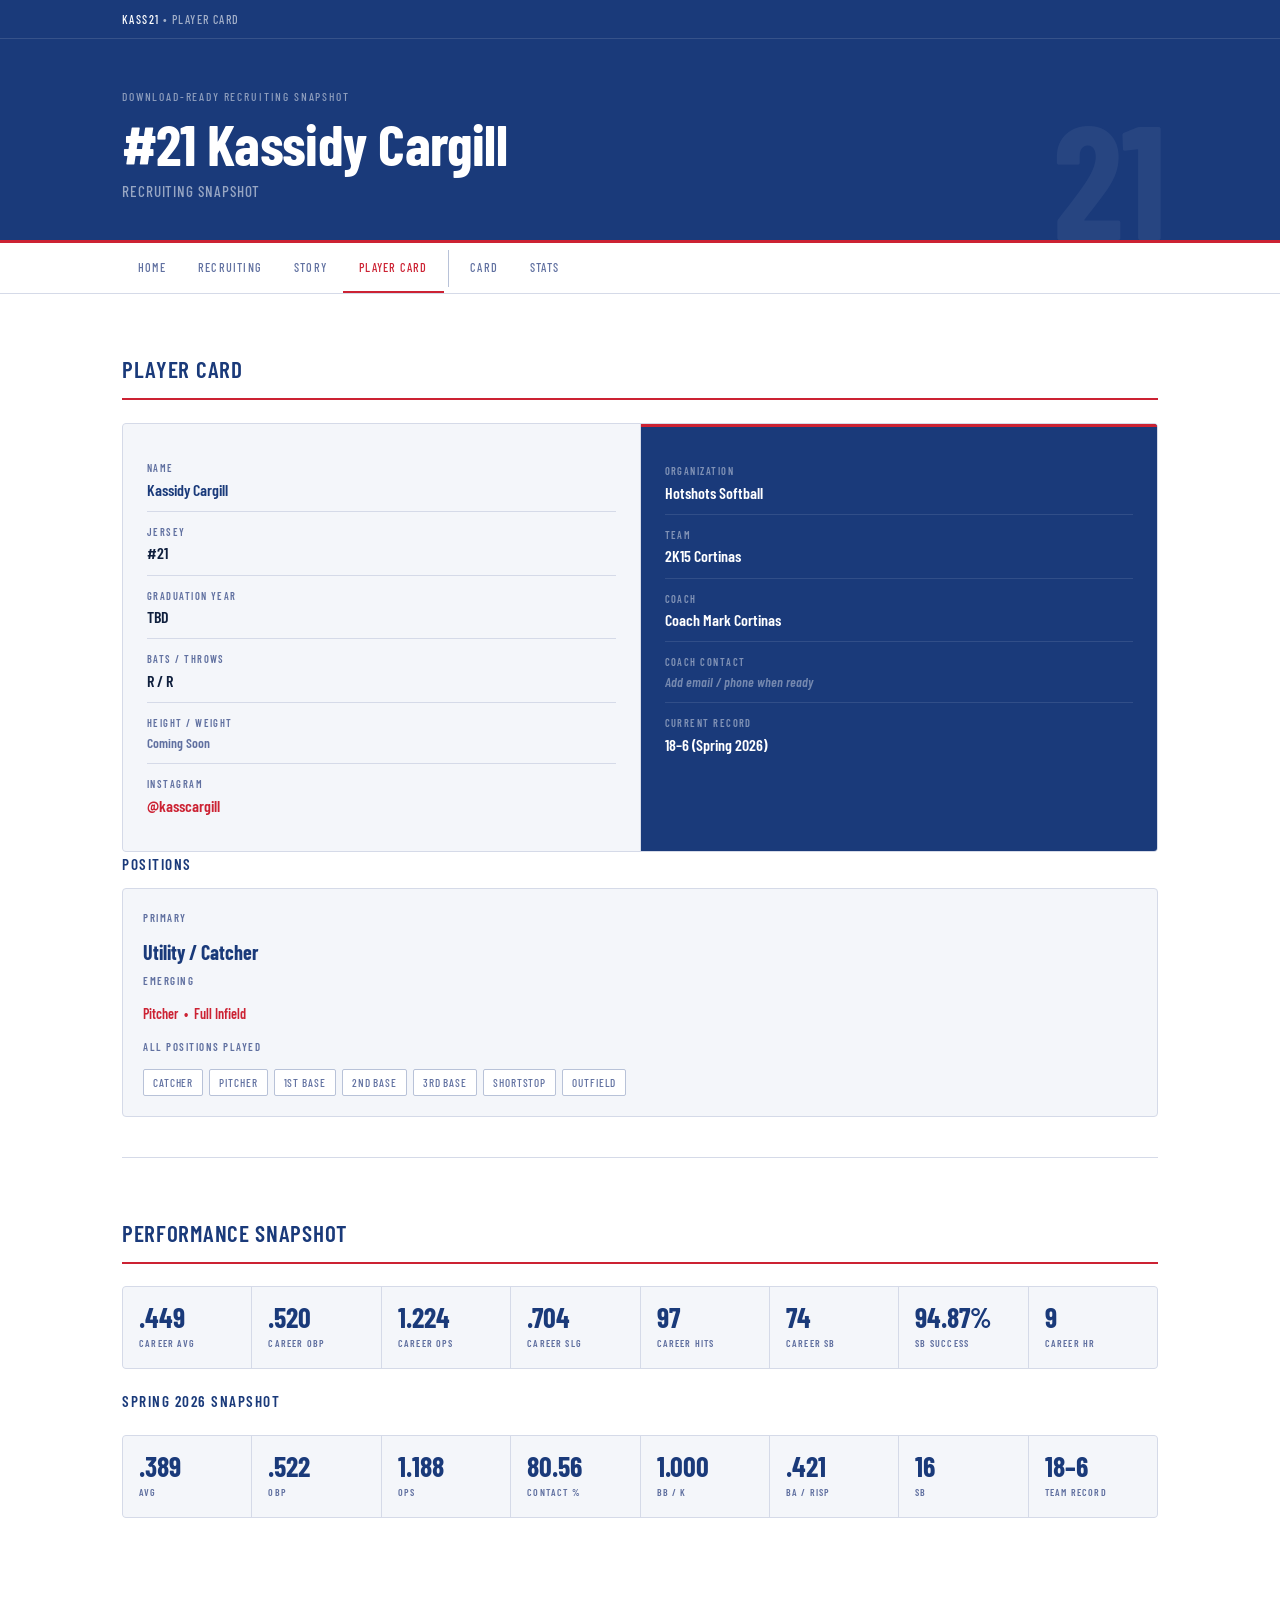
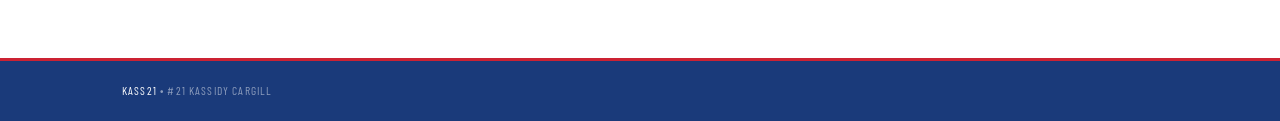
<file: player-card.html>
<!DOCTYPE html>
<html lang="en">
<head>
  <!-- Google tag (gtag.js) -->
  <script async src="https://www.googletagmanager.com/gtag/js?id=G-GWGSGGMEQY"></script>
  <script>
    window.dataLayer = window.dataLayer || [];
    function gtag(){dataLayer.push(arguments);}
    gtag('js', new Date());
    gtag('config', 'G-GWGSGGMEQY');
  </script>
    <meta charset="UTF-8" />
  <meta name="viewport" content="width=device-width, initial-scale=1.0" />
  <meta name="description" content="#21 Kassidy Cargill recruiting player card. Career stats, positions, coach contact — Hotshots 2K15 Cortinas." />
  <meta property="og:title" content="#21 Kassidy Cargill — Player Card" />
  <meta property="og:description" content=".449 AVG · 1.224 OPS · 94.87% SB success · Hotshots 2K15 Cortinas · Georgetown, TX" />
  <meta property="og:type" content="website" />
  <meta property="og:url" content="https://jeremiah9980.github.io/kass21/player-card.html" />
  <meta name="twitter:card" content="summary" />
  <meta name="twitter:title" content="#21 Kassidy Cargill — Player Card" />
  <meta name="twitter:description" content=".449 AVG · 1.224 OPS · 94.87% SB success · Hotshots 2K15 Cortinas · Georgetown, TX" />
  <title>Kassidy Cargill | Player Card</title>
  <link rel="preconnect" href="https://fonts.googleapis.com" />
  <link rel="preconnect" href="https://fonts.gstatic.com" crossorigin />
  <link href="https://fonts.googleapis.com/css2?family=Barlow+Condensed:wght@400;500;600;700&family=Barlow:ital,wght@0,400;0,500;1,400&display=swap" rel="stylesheet" />
  <style>
    *, *::before, *::after { box-sizing: border-box; margin: 0; padding: 0; }
    :root {
      --bg: #ffffff; --surf: #f4f6fa; --surf2: #eaecf4;
      --border: #d5dae8; --border2: #b8c2d8;
      --text: #0f1f3d; --muted: #6070a0; --dim: #2d4070;
      --red: #cc2233; --red-d: rgba(204,34,51,0.08); --red-b: rgba(204,34,51,0.20);
      --blue: #1a3a7a; --blue-d: rgba(26,58,122,0.07); --blue-b: rgba(26,58,122,0.18);
    }
    html { font-size: 16px; scroll-behavior: smooth; }
    body { background: var(--bg); color: var(--text); font-family: 'Barlow', sans-serif; font-weight: 400; line-height: 1.7; min-height: 100vh; }

    .brand-bar { background: var(--blue); border-bottom: 1px solid rgba(255,255,255,0.12); }
    .brand-bar-inner { max-width: 1100px; margin: 0 auto; padding: 0.55rem 2rem; font-family: 'Barlow Condensed', sans-serif; font-size: 0.75rem; font-weight: 500; letter-spacing: 0.12em; text-transform: uppercase; color: rgba(255,255,255,0.6); }
    .brand-bar span { color: #fff; }

    .hero { background: var(--blue); border-bottom: 3px solid var(--red); }
    .hero-inner { max-width: 1100px; margin: 0 auto; padding: 3rem 2rem 2.25rem; position: relative; overflow: hidden; }
    .hero-eyebrow { font-family: 'Barlow Condensed', sans-serif; font-size: 0.72rem; font-weight: 500; letter-spacing: 0.16em; text-transform: uppercase; color: rgba(255,255,255,0.5); margin-bottom: 0.5rem; }
    .hero h1 { font-family: 'Barlow Condensed', sans-serif; font-size: clamp(2.2rem, 5.5vw, 3.6rem); font-weight: 700; line-height: 1; color: #fff; letter-spacing: -0.01em; margin-bottom: 0.4rem; }
    .hero-sub { font-family: 'Barlow Condensed', sans-serif; font-size: 0.95rem; font-weight: 500; letter-spacing: 0.06em; text-transform: uppercase; color: rgba(255,255,255,0.55); }

    nav { background: var(--bg); border-bottom: 1px solid var(--border); }
    .nav-inner { max-width: 1100px; margin: 0 auto; padding: 0 2rem; display: flex; overflow-x: auto; }
    nav a { display: inline-block; padding: 0.85rem 1rem; font-family: 'Barlow Condensed', sans-serif; font-size: 0.76rem; font-weight: 500; letter-spacing: 0.1em; text-transform: uppercase; color: var(--muted); text-decoration: none; border-bottom: 2px solid transparent; transition: color 0.15s, border-color 0.15s; white-space: nowrap; }
    nav a:hover { color: var(--red); border-bottom-color: var(--red); }
    nav > span { display: inline-block; width: 1px; background: var(--border2); margin: 0.4rem 0.25rem; align-self: stretch; }

    main { max-width: 1100px; margin: 0 auto; padding: 0 2rem 5rem; }
    section { padding: 3.5rem 0 2.5rem; border-bottom: 1px solid var(--border); }
    section:last-child { border-bottom: none; }

    h2 { font-family: 'Barlow Condensed', sans-serif; font-size: 1.45rem; font-weight: 600; letter-spacing: 0.03em; text-transform: uppercase; color: var(--blue); margin-bottom: 1.4rem; padding-bottom: 0.55rem; border-bottom: 2px solid var(--red); }
    h3 { font-family: 'Barlow Condensed', sans-serif; font-size: 0.95rem; font-weight: 600; letter-spacing: 0.1em; text-transform: uppercase; color: var(--blue); margin: 1.75rem 0 0.65rem; }
    h3:first-of-type { margin-top: 0; }
    p { font-size: 0.95rem; color: var(--dim); line-height: 1.7; margin-bottom: 0.85rem; }
    p:last-child { margin-bottom: 0; }

    /* main card layout */
    .card-layout { display: grid; grid-template-columns: 1fr 1fr; gap: 1px; background: var(--border); border: 1px solid var(--border); border-radius: 4px; overflow: hidden; }
    @media (max-width: 600px) { .card-layout { grid-template-columns: 1fr; } }
    .card-panel { background: var(--surf); padding: 1.5rem; }
    .card-panel.dark { background: var(--blue); }

    /* field rows */
    .field-row { display: flex; flex-direction: column; padding: 0.75rem 0; border-bottom: 1px solid var(--border); }
    .field-row:last-child { border-bottom: none; }
    .field-label { font-family: 'Barlow Condensed', sans-serif; font-size: 0.65rem; font-weight: 600; letter-spacing: 0.14em; text-transform: uppercase; color: var(--muted); margin-bottom: 2px; }
    .field-val { font-family: 'Barlow Condensed', sans-serif; font-size: 1rem; font-weight: 600; color: var(--text); line-height: 1.2; }
    .field-val.accent { color: var(--blue); }

    /* dark panel fields */
    .field-row-dark { display: flex; flex-direction: column; padding: 0.75rem 0; border-bottom: 1px solid rgba(255,255,255,0.1); }
    .field-row-dark:last-child { border-bottom: none; }
    .field-label-dark { font-family: 'Barlow Condensed', sans-serif; font-size: 0.65rem; font-weight: 600; letter-spacing: 0.14em; text-transform: uppercase; color: rgba(255,255,255,0.45); margin-bottom: 2px; }
    .field-val-dark { font-family: 'Barlow Condensed', sans-serif; font-size: 1rem; font-weight: 600; color: #fff; line-height: 1.2; }
    .field-val-dark a { color: #ffb3bb; text-decoration: none; }
    .field-val-dark a:hover { text-decoration: underline; }

    /* chip row */
    .chip-row { display: flex; flex-wrap: wrap; gap: 6px; margin-top: 0.5rem; }
    .chip { font-family: 'Barlow Condensed', sans-serif; font-size: 0.7rem; font-weight: 500; letter-spacing: 0.08em; text-transform: uppercase; padding: 3px 9px; border: 1px solid var(--border2); border-radius: 2px; color: var(--muted); background: var(--bg); }

    /* metric grid */
    .metric-grid { display: grid; grid-template-columns: repeat(auto-fit, minmax(110px, 1fr)); gap: 1px; background: var(--border); border: 1px solid var(--border); border-radius: 4px; overflow: hidden; margin: 1.25rem 0; }
    .metric-cell { background: var(--surf); padding: 1rem; }
    .metric-val { font-family: 'Barlow Condensed', sans-serif; font-size: 1.75rem; font-weight: 700; color: var(--blue); line-height: 1; }
    .metric-label { font-family: 'Barlow Condensed', sans-serif; font-size: 0.62rem; font-weight: 600; letter-spacing: 0.12em; text-transform: uppercase; color: var(--muted); margin-top: 4px; }

    /* positions display */
    .pos-section { background: var(--surf); border: 1px solid var(--border); border-radius: 4px; padding: 1.25rem; }
    .pos-section-label { font-family: 'Barlow Condensed', sans-serif; font-size: 0.68rem; font-weight: 600; letter-spacing: 0.14em; text-transform: uppercase; color: var(--muted); margin-bottom: 0.75rem; }
    .pos-primary { font-family: 'Barlow Condensed', sans-serif; font-size: 1.25rem; font-weight: 700; color: var(--blue); margin-bottom: 0.5rem; line-height: 1.2; }
    .pos-secondary { font-family: 'Barlow Condensed', sans-serif; font-size: 0.88rem; font-weight: 600; color: var(--red); margin-bottom: 0.75rem; }

    footer { background: var(--blue); border-top: 3px solid var(--red); }
    .footer-inner { max-width: 1100px; margin: 0 auto; padding: 1.25rem 2rem; font-family: 'Barlow Condensed', sans-serif; font-size: 0.72rem; letter-spacing: 0.1em; text-transform: uppercase; color: rgba(255,255,255,0.5); }
    footer span { color: #fff; }
    nav a.active, nav a[aria-current="page"] {
      color: var(--red);
      border-bottom-color: var(--red);
    }
  </style>
</head>
<body>

<div class="brand-bar"><div class="brand-bar-inner"><span>Kass21</span> &bull; Player Card</div></div>

<header class="hero">
  <div class="hero-inner" style="position:relative;overflow:hidden;">
  <div style="font-family:'Barlow Condensed',sans-serif;font-size:clamp(5rem,18vw,10rem);font-weight:700;line-height:1;color:rgba(255,255,255,0.06);position:absolute;right:1.5rem;bottom:-0.1em;pointer-events:none;user-select:none;" aria-hidden="true">21</div>
  <p class="hero-eyebrow">Download-ready recruiting snapshot</p>
  <h1>#21 Kassidy Cargill</h1>
  <p class="hero-sub">Recruiting Snapshot</p>
</div>
</header>

<nav>
  <div class="nav-inner">
    <a href="index.html">Home</a>
    <a href="recruiting_v2.html">Recruiting</a>
    <a href="story.html">Story</a>
    <a href="player-card.html" aria-current="page" class="active">Player Card</a>
    <span style="display:inline-block;width:1px;background:var(--border2);margin:0.4rem 0.3rem;align-self:stretch;"></span>
    <a href="#card">Card</a>
    <a href="#snapshot">Stats</a>
  </div>
</nav>

<main>

  <section id="card">
    <h2>Player Card</h2>

    <div class="card-layout">
      <!-- left: player info -->
      <div class="card-panel">
        <div class="field-row">
          <span class="field-label">Name</span>
          <span class="field-val accent">Kassidy Cargill</span>
        </div>
        <div class="field-row">
          <span class="field-label">Jersey</span>
          <span class="field-val">#21</span>
        </div>
        <div class="field-row">
          <span class="field-label">Graduation Year</span>
          <span class="field-val">TBD</span>
        </div>
        <div class="field-row">
          <span class="field-label">Bats / Throws</span>
          <span class="field-val">R / R</span>
        </div>
        <div class="field-row">
          <span class="field-label">Height / Weight</span>
          <span class="field-val" style="color:var(--muted); font-size:0.85rem;">Coming Soon</span>
        </div>
        <div class="field-row">
          <span class="field-label">Instagram</span>
          <span class="field-val"><a href="https://instagram.com/kasscargill" target="_blank" style="color:var(--red); text-decoration:none;">@kasscargill</a></span>
        </div>
      </div>

      <!-- right: team / coach -->
      <div class="card-panel dark" style="border-top:3px solid var(--red);">
        <div class="field-row-dark">
          <span class="field-label-dark">Organization</span>
          <span class="field-val-dark">Hotshots Softball</span>
        </div>
        <div class="field-row-dark">
          <span class="field-label-dark">Team</span>
          <span class="field-val-dark">2K15 Cortinas</span>
        </div>
        <div class="field-row-dark">
          <span class="field-label-dark">Coach</span>
          <span class="field-val-dark">Coach Mark Cortinas</span>
        </div>
        <div class="field-row-dark">
          <span class="field-label-dark">Coach Contact</span>
          <span class="field-val-dark" style="color:rgba(255,255,255,0.4); font-size:0.85rem; font-style:italic;">Add email / phone when ready</span>
        </div>
        <div class="field-row-dark">
          <span class="field-label-dark">Current Record</span>
          <span class="field-val-dark">18–6 (Spring 2026)</span>
        </div>
      </div>
    </div>

    <h3>Positions</h3>
    <div class="pos-section">
      <div class="pos-section-label">Primary</div>
      <div class="pos-primary">Utility / Catcher</div>
      <div class="pos-section-label">Emerging</div>
      <div class="pos-secondary">Pitcher &nbsp;&bull;&nbsp; Full Infield</div>
      <div class="pos-section-label">All positions played</div>
      <div class="chip-row">
        <span class="chip">Catcher</span>
        <span class="chip">Pitcher</span>
        <span class="chip">1st Base</span>
        <span class="chip">2nd Base</span>
        <span class="chip">3rd Base</span>
        <span class="chip">Shortstop</span>
        <span class="chip">Outfield</span>
      </div>
    </div>
  </section>

  <section id="snapshot">
    <h2>Performance Snapshot</h2>

    <div class="metric-grid">
      <div class="metric-cell"><div class="metric-val">.449</div><div class="metric-label">Career AVG</div></div>
      <div class="metric-cell"><div class="metric-val">.520</div><div class="metric-label">Career OBP</div></div>
      <div class="metric-cell"><div class="metric-val">1.224</div><div class="metric-label">Career OPS</div></div>
      <div class="metric-cell"><div class="metric-val">.704</div><div class="metric-label">Career SLG</div></div>
      <div class="metric-cell"><div class="metric-val">97</div><div class="metric-label">Career Hits</div></div>
      <div class="metric-cell"><div class="metric-val">74</div><div class="metric-label">Career SB</div></div>
      <div class="metric-cell"><div class="metric-val">94.87%</div><div class="metric-label">SB Success</div></div>
      <div class="metric-cell"><div class="metric-val">9</div><div class="metric-label">Career HR</div></div>
    </div>

    <h3>Spring 2026 Snapshot</h3>
    <div class="metric-grid">
      <div class="metric-cell"><div class="metric-val">.389</div><div class="metric-label">AVG</div></div>
      <div class="metric-cell"><div class="metric-val">.522</div><div class="metric-label">OBP</div></div>
      <div class="metric-cell"><div class="metric-val">1.188</div><div class="metric-label">OPS</div></div>
      <div class="metric-cell"><div class="metric-val">80.56</div><div class="metric-label">Contact %</div></div>
      <div class="metric-cell"><div class="metric-val">1.000</div><div class="metric-label">BB / K</div></div>
      <div class="metric-cell"><div class="metric-val">.421</div><div class="metric-label">BA / RISP</div></div>
      <div class="metric-cell"><div class="metric-val">16</div><div class="metric-label">SB</div></div>
      <div class="metric-cell"><div class="metric-val">18–6</div><div class="metric-label">Team Record</div></div>
    </div>
  </section>

</main>

<footer><div class="footer-inner"><span>Kass21</span> &bull; #21 Kassidy Cargill</div></footer>

</body>
</html>
</file>
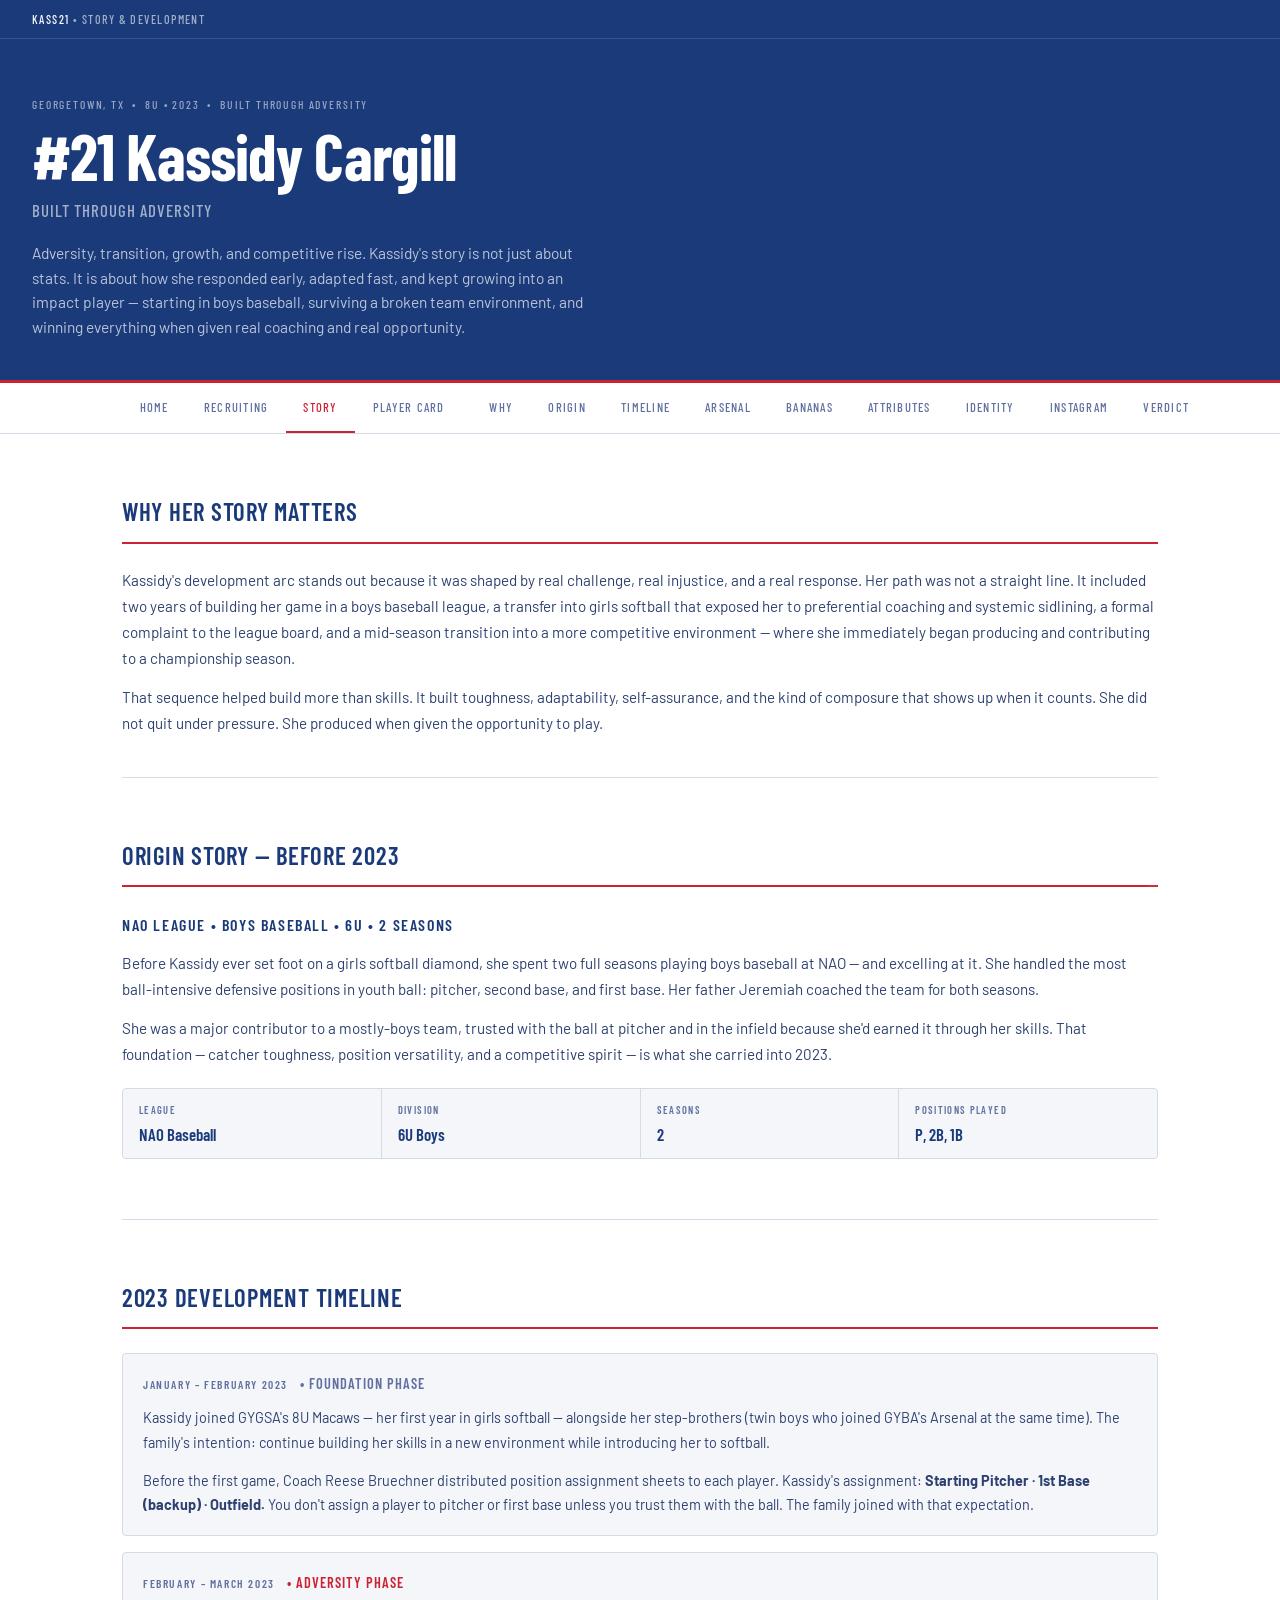
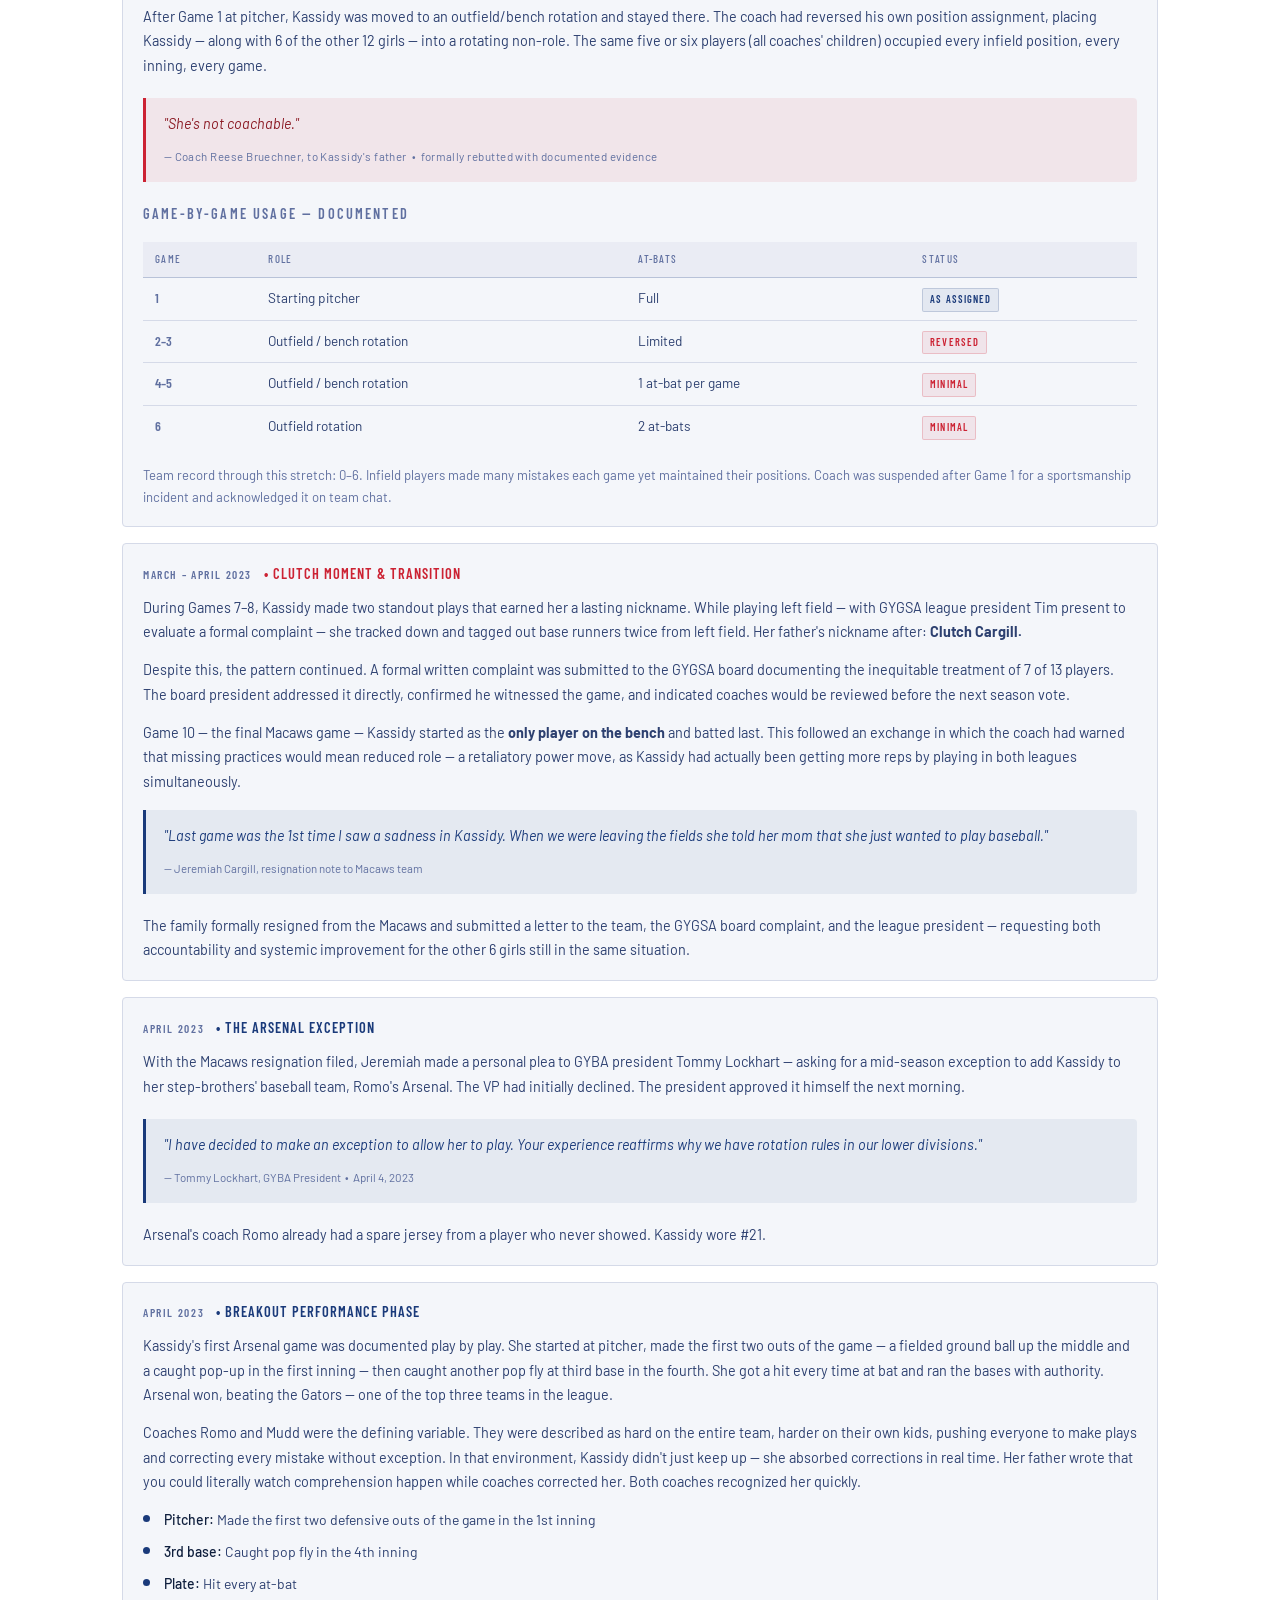
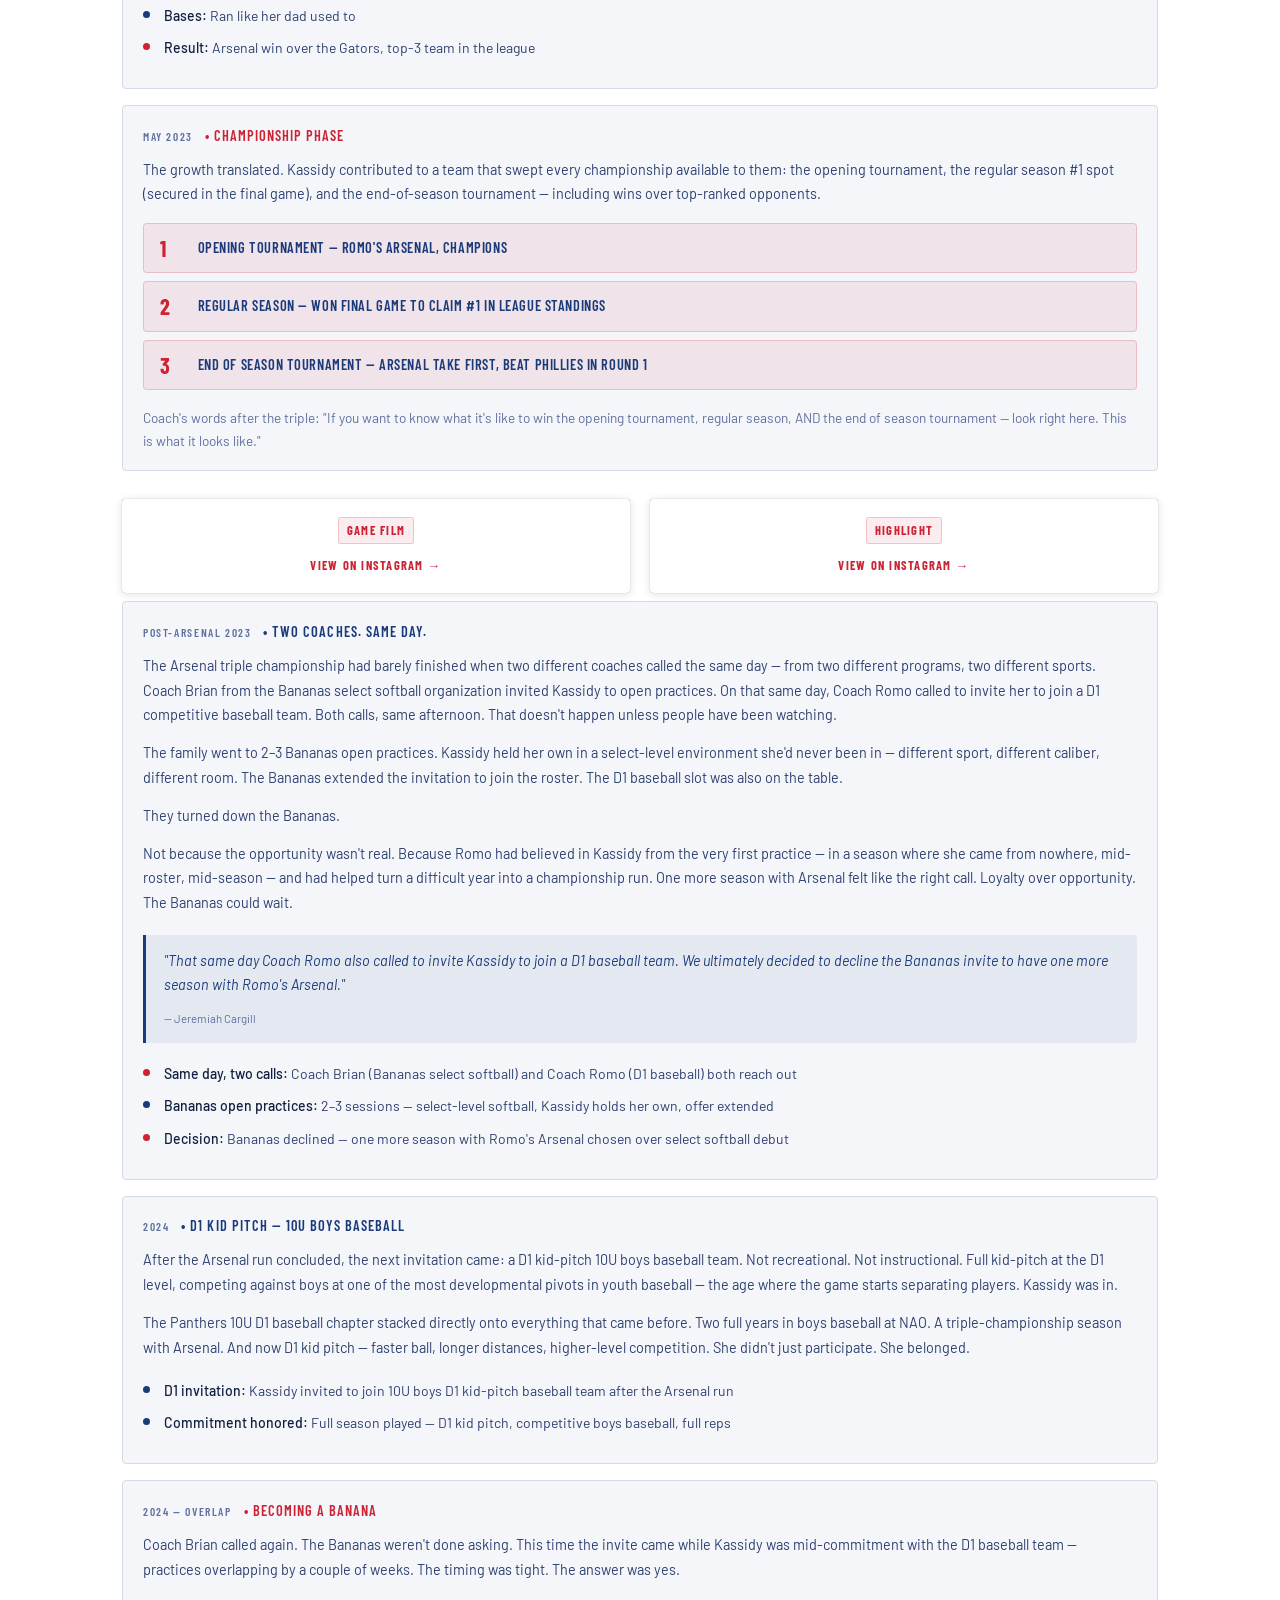
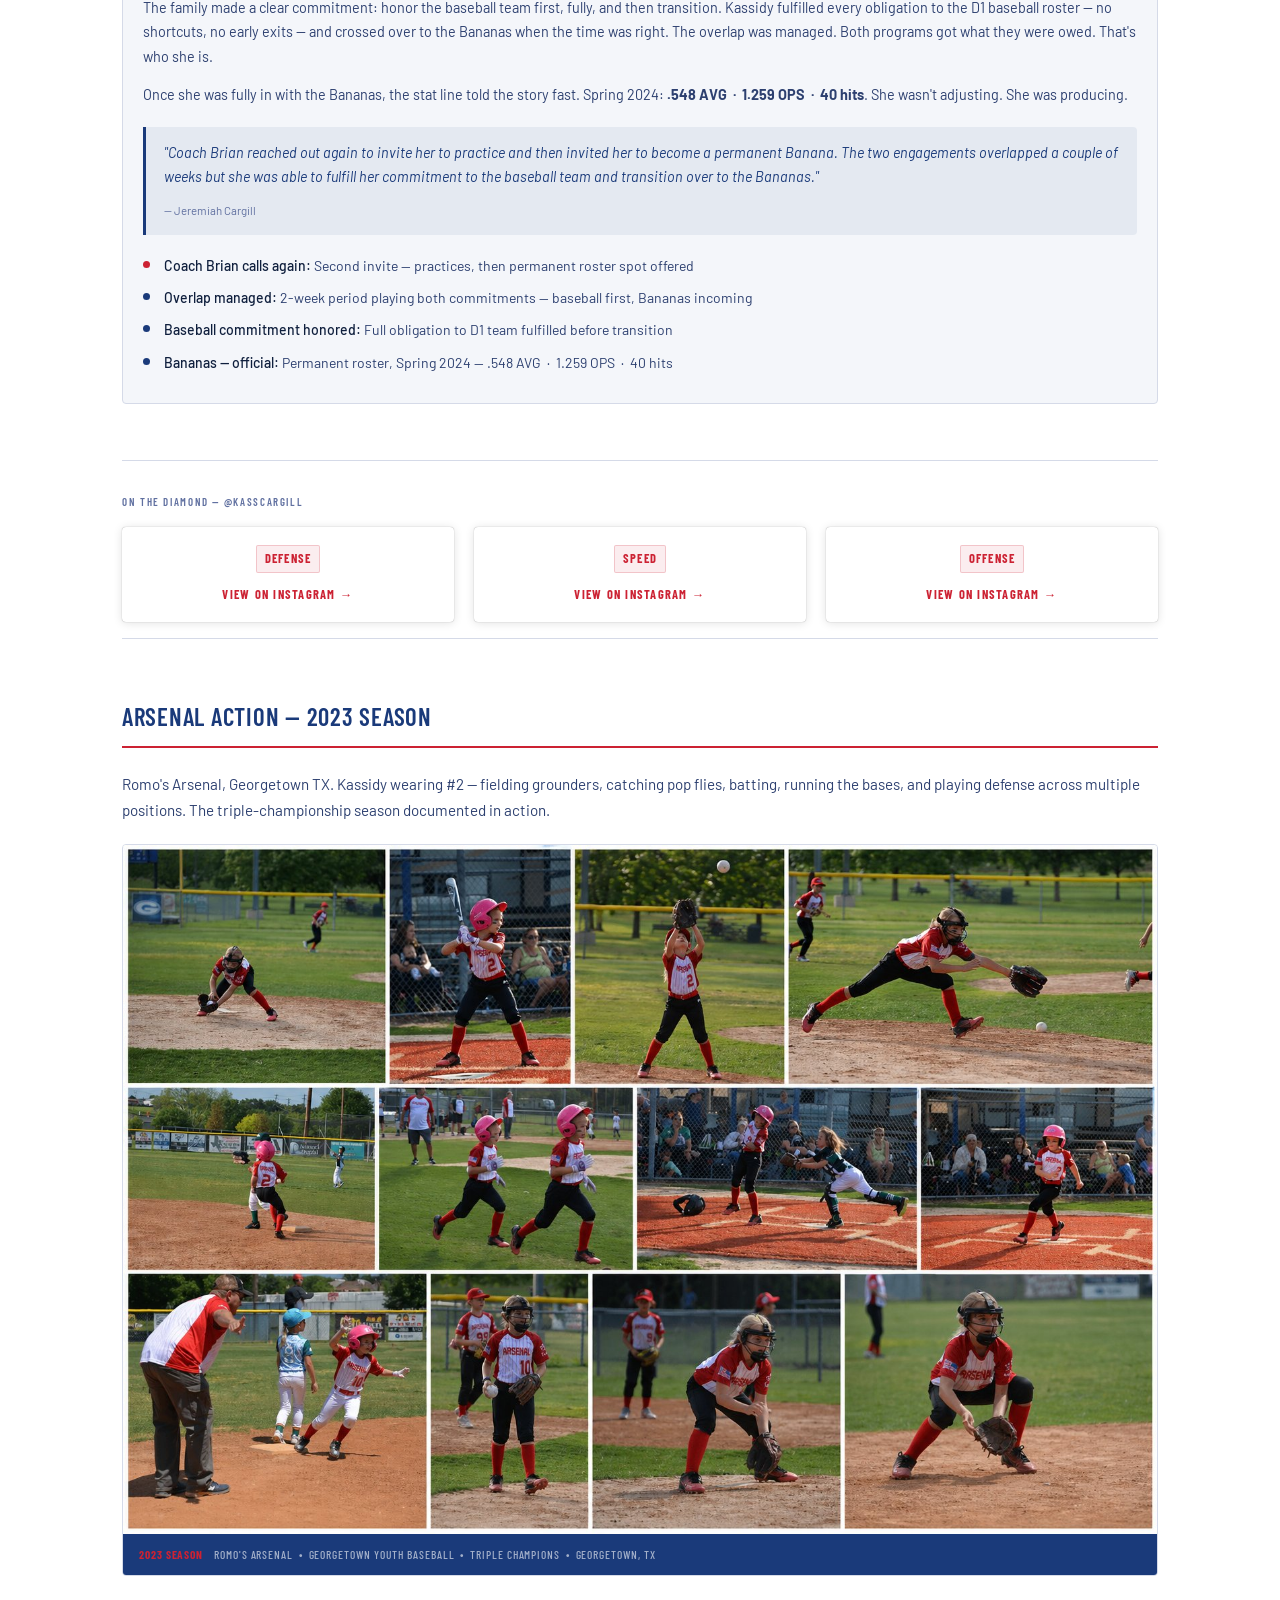
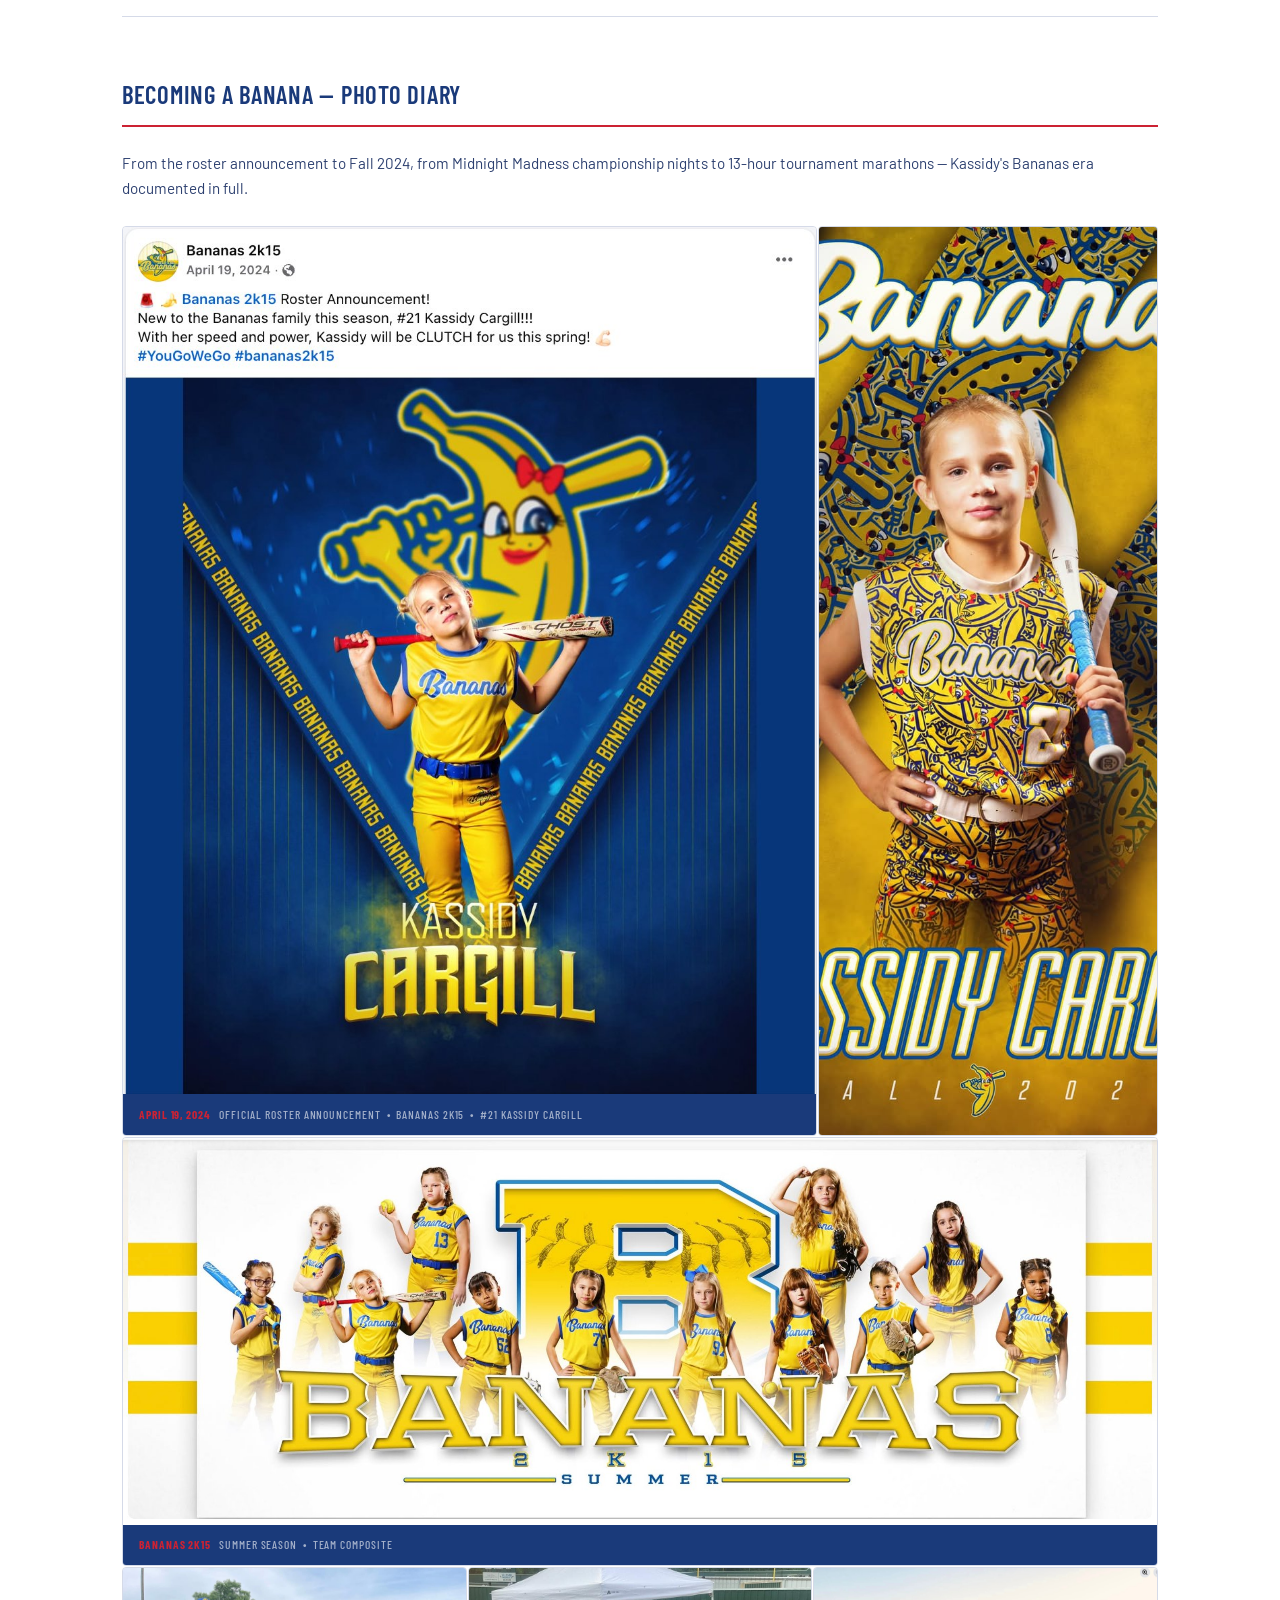
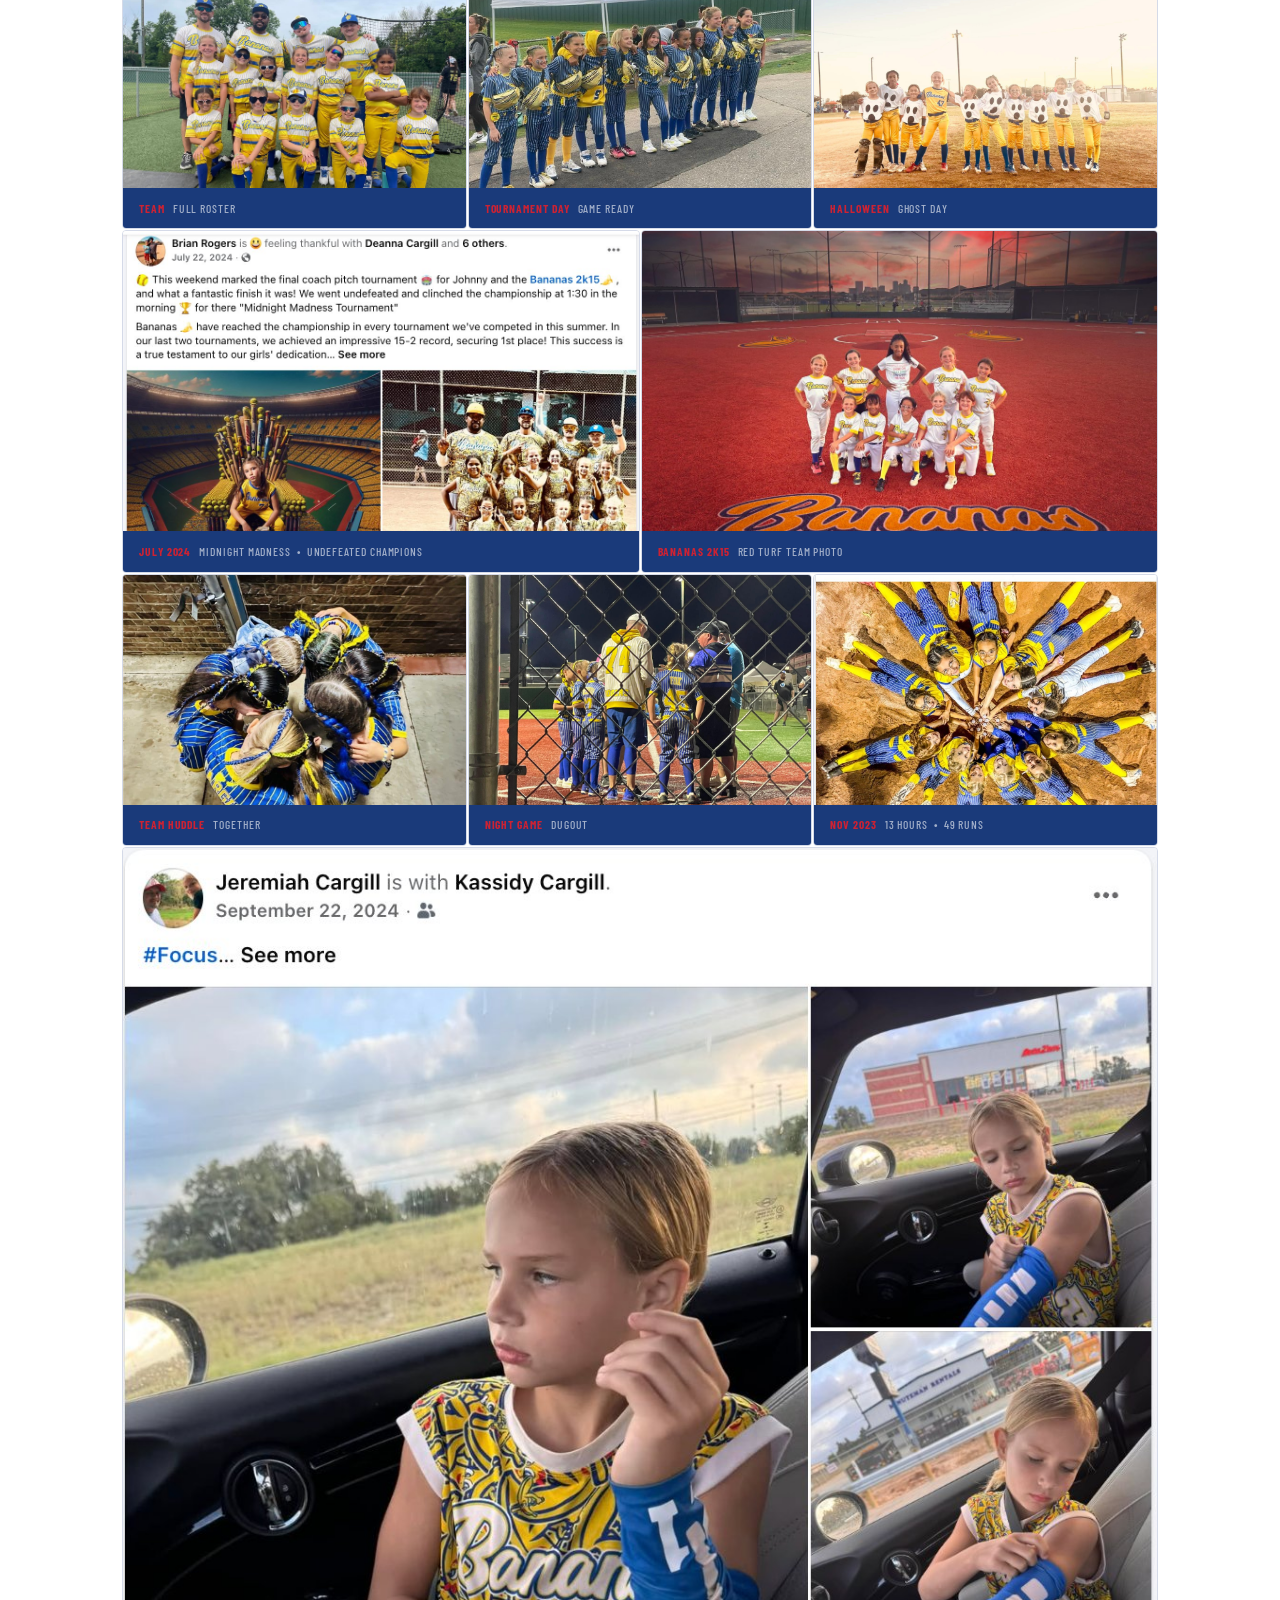
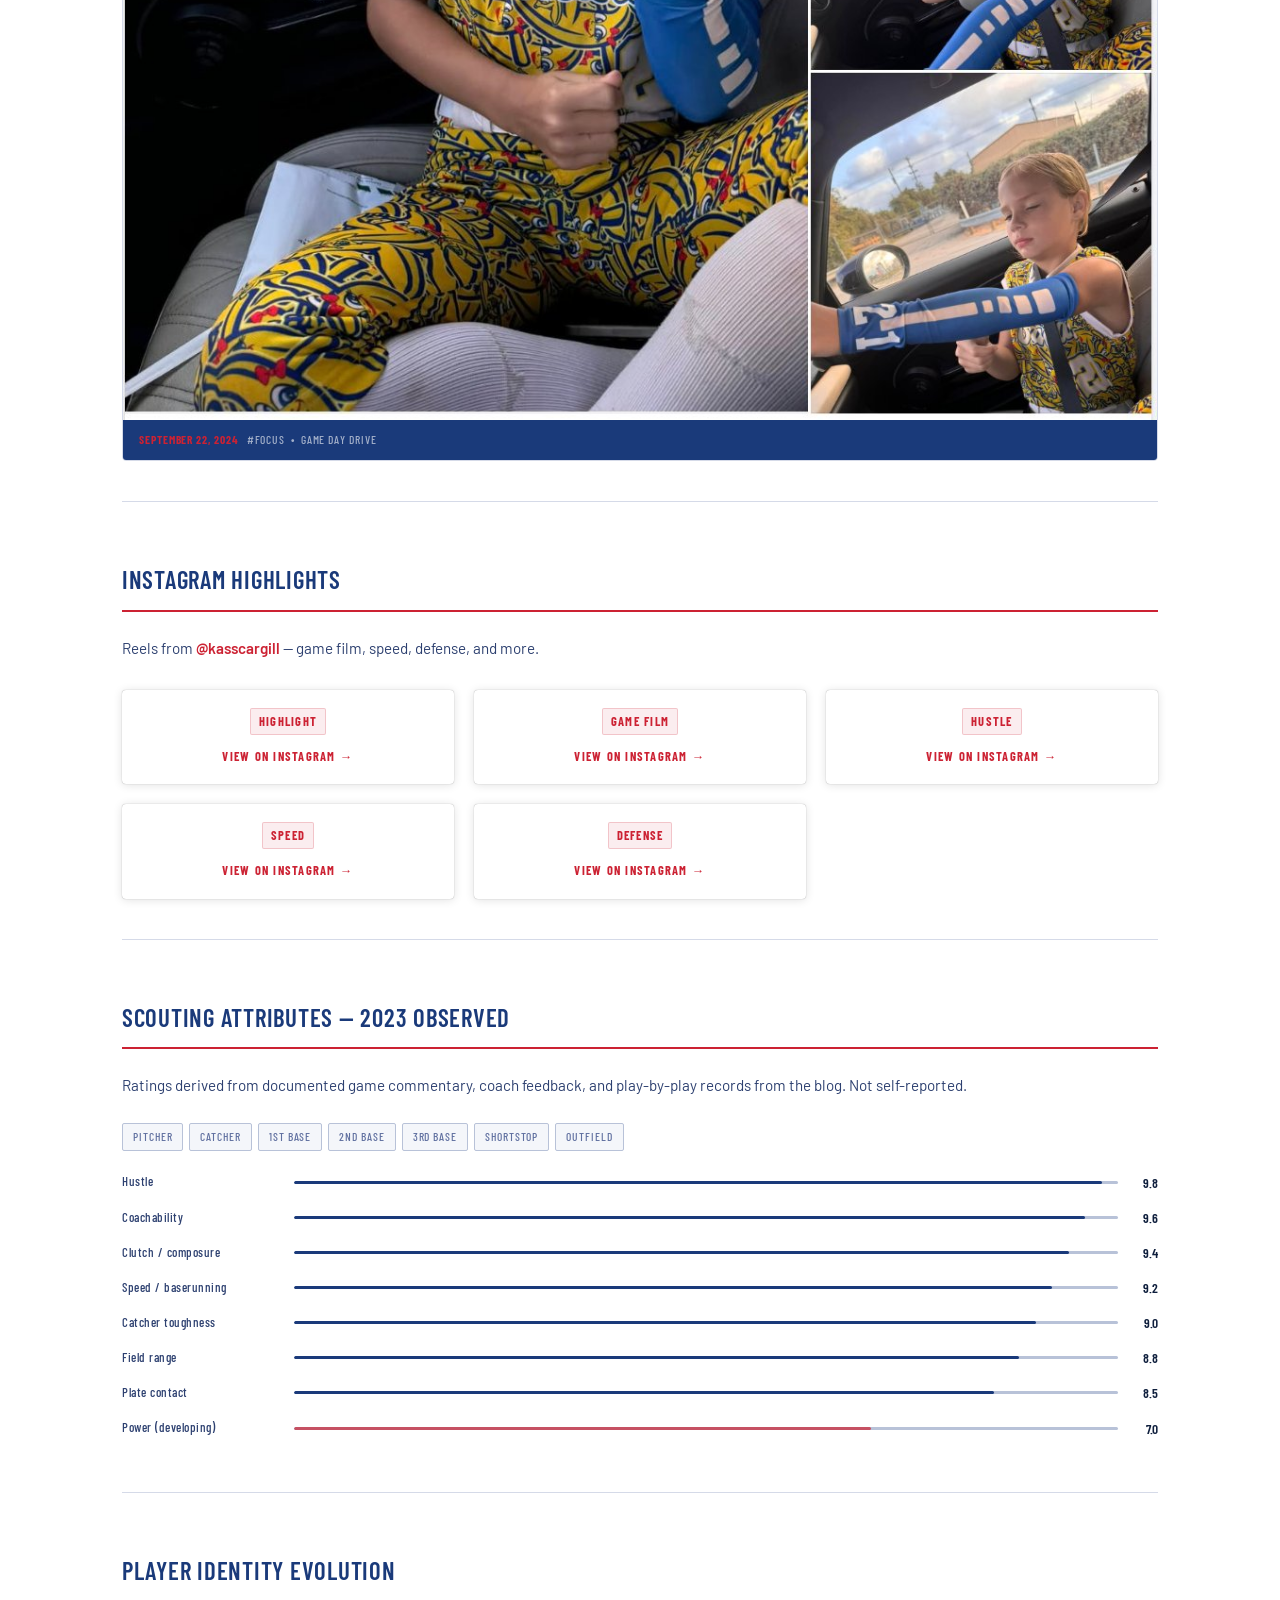
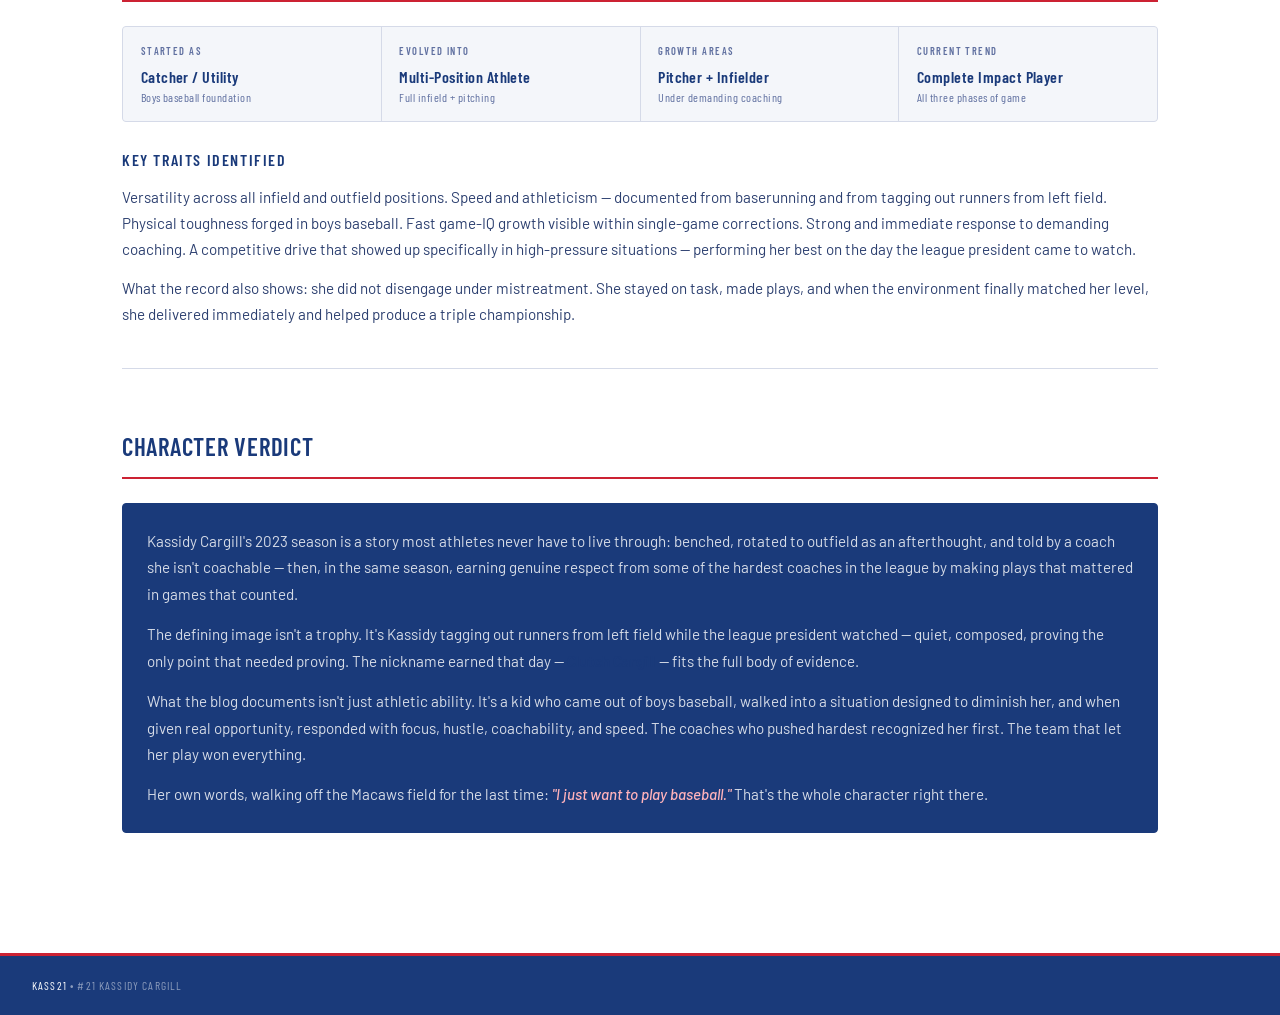
<file: story.html>
<!DOCTYPE html>
<html lang="en">
<head>
  <!-- Google tag (gtag.js) -->
  <script async src="https://www.googletagmanager.com/gtag/js?id=G-GWGSGGMEQY"></script>
  <script>
    window.dataLayer = window.dataLayer || [];
    function gtag(){dataLayer.push(arguments);}
    gtag('js', new Date());
    gtag('config', 'G-GWGSGGMEQY');
  </script>
    <meta charset="UTF-8" />
  <meta name="viewport" content="width=device-width, initial-scale=1.0" />
  <meta name="description" content="Kassidy Cargill's full development story — from boys baseball at NAO, through Arsenal's triple championship, the Bananas invitation, and beyond." />
  <meta property="og:title" content="Kassidy Cargill | Built Through Adversity" />
  <meta property="og:description" content="From boys baseball to triple champion to select softball — Kassidy Cargill's full origin story." />
  <meta property="og:type" content="website" />
  <meta property="og:url" content="https://jeremiah9980.github.io/kass21/story.html" />
  <meta name="twitter:card" content="summary" />
  <meta name="twitter:title" content="Kassidy Cargill | Built Through Adversity" />
  <meta name="twitter:description" content="From boys baseball to triple champion to select softball — Kassidy Cargill's full origin story." />
  <title>Kassidy Cargill | Story & Development</title>
  <link rel="preconnect" href="https://fonts.googleapis.com" />
  <link rel="preconnect" href="https://fonts.gstatic.com" crossorigin />
  <link href="https://fonts.googleapis.com/css2?family=Barlow+Condensed:wght@400;500;600;700&family=Barlow:ital,wght@0,400;0,500;1,400&display=swap" rel="stylesheet" />
  <style>
    *, *::before, *::after { box-sizing: border-box; margin: 0; padding: 0; }

    :root {
      --bg:       #ffffff;
      --surf:     #f4f6fa;
      --surf2:    #eaecf4;
      --border:   #d5dae8;
      --border2:  #b8c2d8;
      --text:     #0f1f3d;
      --muted:    #6070a0;
      --dim:      #2d4070;
      --red:      #cc2233;
      --red-d:    rgba(204,34,51,0.08);
      --red-b:    rgba(204,34,51,0.20);
      --blue:     #1a3a7a;
      --blue-d:   rgba(26,58,122,0.07);
      --blue-b:   rgba(26,58,122,0.18);
      --star-red: #cc2233;
      --star-blue:#1a3a7a;
    }

    html { font-size: 16px; scroll-behavior: smooth; }

    body {
      background: var(--bg);
      color: var(--text);
      font-family: 'Barlow', sans-serif;
      font-weight: 400;
      line-height: 1.7;
      min-height: 100vh;
    }

    /* ── BRAND BAR ── */
    .brand-bar {
      background: var(--blue);
      border-bottom: 1px solid rgba(255,255,255,0.12);
      padding: 0.55rem 2rem;
      font-family: 'Barlow Condensed', sans-serif;
      font-size: 0.75rem;
      font-weight: 500;
      letter-spacing: 0.12em;
      text-transform: uppercase;
      color: rgba(255,255,255,0.6);
    }
    .brand-bar span { color: #ffffff; }

    /* ── HERO ── */
    .hero {
      background: var(--blue);
      border-bottom: 3px solid var(--red);
      padding: 3.5rem 2rem 2.5rem;
      max-width: 100%;
    }
    .hero-eyebrow {
      font-family: 'Barlow Condensed', sans-serif;
      font-size: 0.72rem;
      font-weight: 500;
      letter-spacing: 0.16em;
      text-transform: uppercase;
      color: rgba(255,255,255,0.55);
      margin-bottom: 0.6rem;
    }
    .hero h1 {
      font-family: 'Barlow Condensed', sans-serif;
      font-size: clamp(2.4rem, 6vw, 4rem);
      font-weight: 700;
      line-height: 1;
      color: #ffffff;
      letter-spacing: -0.01em;
      margin-bottom: 0.5rem;
    }
    .hero-sub {
      font-family: 'Barlow Condensed', sans-serif;
      font-size: 1.05rem;
      font-weight: 500;
      letter-spacing: 0.06em;
      text-transform: uppercase;
      color: rgba(255,255,255,0.6);
      margin-bottom: 1rem;
    }
    .hero-desc {
      font-size: 0.97rem;
      color: rgba(255,255,255,0.7);
      max-width: 560px;
      line-height: 1.6;
    }

    /* ── NAV ── */
    nav {
      background: var(--bg);
      border-bottom: 1px solid var(--border);
      padding: 0 2rem;
      display: flex;
      gap: 0;
      overflow-x: auto;
    }
    .nav-inner { max-width: 1100px; margin: 0 auto; padding: 0 2rem; display: flex; overflow-x: auto; }
    nav a {
      display: inline-block;
      padding: 0.85rem 1.1rem;
      font-family: 'Barlow Condensed', sans-serif;
      font-size: 0.78rem;
      font-weight: 500;
      letter-spacing: 0.1em;
      text-transform: uppercase;
      color: var(--muted);
      text-decoration: none;
      border-bottom: 2px solid transparent;
      transition: color 0.15s, border-color 0.15s;
      white-space: nowrap;
    }
    nav a:hover { color: var(--star-red); border-bottom-color: var(--star-red); }

    /* ── LAYOUT ── */
    main { max-width: 1100px; margin: 0 auto; padding: 0 2rem 5rem; }

    /* ── SECTIONS ── */
    section {
      padding: 3.5rem 0 2.5rem;
      border-bottom: 1px solid var(--border);
    }
    section:last-child { border-bottom: none; }

    h2 {
      font-family: 'Barlow Condensed', sans-serif;
      font-size: 1.55rem;
      font-weight: 600;
      letter-spacing: 0.03em;
      text-transform: uppercase;
      color: var(--blue);
      margin-bottom: 1.5rem;
      padding-bottom: 0.6rem;
      border-bottom: 2px solid var(--red);
    }

    h3 {
      font-family: 'Barlow Condensed', sans-serif;
      font-size: 1rem;
      font-weight: 600;
      letter-spacing: 0.1em;
      text-transform: uppercase;
      color: var(--blue);
      margin: 2rem 0 0.75rem;
    }
    h3:first-of-type { margin-top: 0; }

    p { font-size: 0.95rem; color: var(--dim); line-height: 1.7; margin-bottom: 0.85rem; }
    p:last-child { margin-bottom: 0; }

    /* ── LABELS / OVERLINES ── */
    .overline {
      font-family: 'Barlow Condensed', sans-serif;
      font-size: 0.68rem;
      font-weight: 600;
      letter-spacing: 0.15em;
      text-transform: uppercase;
      color: var(--muted);
      margin-bottom: 1rem;
    }

    /* ── CALLOUT QUOTE ── */
    .callout-quote {
      border-left: 3px solid var(--red);
      background: var(--red-d);
      padding: 0.85rem 1.1rem;
      border-radius: 0 4px 4px 0;
      margin: 1.25rem 0;
    }
    .callout-quote p {
      font-family: 'Barlow', sans-serif;
      font-style: italic;
      font-size: 0.9rem;
      color: #8b1a24;
      margin-bottom: 0.3rem;
    }
    .callout-quote cite {
      font-size: 0.72rem;
      color: var(--muted);
      font-style: normal;
      letter-spacing: 0.04em;
    }

    .callout-accent {
      border-left: 3px solid var(--blue);
      background: var(--blue-d);
      padding: 0.85rem 1.1rem;
      border-radius: 0 4px 4px 0;
      margin: 1.25rem 0;
    }
    .callout-accent p {
      font-size: 0.9rem;
      color: var(--blue);
      font-style: italic;
      margin-bottom: 0.3rem;
    }
    .callout-accent cite {
      font-size: 0.72rem;
      color: var(--muted);
      font-style: normal;
    }

    /* ── TIMELINE PHASE CARDS ── */
    .phase {
      background: var(--surf);
      border: 1px solid var(--border);
      border-radius: 4px;
      padding: 1.1rem 1.25rem;
      margin-bottom: 1rem;
    }
    .phase-header {
      display: flex;
      align-items: baseline;
      gap: 0.75rem;
      margin-bottom: 0.6rem;
      flex-wrap: wrap;
    }
    .phase-date {
      font-family: 'Barlow Condensed', sans-serif;
      font-size: 0.72rem;
      font-weight: 600;
      letter-spacing: 0.14em;
      text-transform: uppercase;
      color: var(--muted);
    }
    .phase-name {
      font-family: 'Barlow Condensed', sans-serif;
      font-size: 0.9rem;
      font-weight: 600;
      letter-spacing: 0.07em;
      text-transform: uppercase;
    }
    .phase-name.adversity  { color: var(--red); }
    .phase-name.transition { color: var(--blue); }
    .phase-name.breakout   { color: var(--blue); }
    .phase-name.champion   { color: var(--red); }
    .phase-name.foundation { color: var(--muted); }
    .phase p { font-size: 0.9rem; }

    /* ── GAME LOG TABLE ── */
    .game-log {
      width: 100%;
      border-collapse: collapse;
      font-size: 0.85rem;
      margin: 1rem 0;
    }
    .game-log th {
      font-family: 'Barlow Condensed', sans-serif;
      font-size: 0.68rem;
      letter-spacing: 0.12em;
      text-transform: uppercase;
      color: var(--muted);
      text-align: left;
      padding: 0.5rem 0.75rem;
      border-bottom: 1px solid var(--border2);
      font-weight: 500;
      background: var(--surf2);
    }
    .game-log td {
      padding: 0.5rem 0.75rem;
      color: var(--dim);
      border-bottom: 1px solid var(--border);
      vertical-align: top;
    }
    .game-log tr:last-child td { border-bottom: none; }
    .game-log td.g-num {
      font-family: 'Barlow Condensed', sans-serif;
      font-weight: 600;
      color: var(--muted);
    }
    .tag-red {
      display: inline-block;
      background: var(--red-d);
      color: var(--red);
      border: 1px solid var(--red-b);
      font-family: 'Barlow Condensed', sans-serif;
      font-size: 0.65rem;
      font-weight: 600;
      letter-spacing: 0.1em;
      text-transform: uppercase;
      padding: 2px 7px;
      border-radius: 2px;
    }
    .tag-green {
      display: inline-block;
      background: var(--blue-d);
      color: var(--blue);
      border: 1px solid var(--blue-b);
      font-family: 'Barlow Condensed', sans-serif;
      font-size: 0.65rem;
      font-weight: 600;
      letter-spacing: 0.1em;
      text-transform: uppercase;
      padding: 2px 7px;
      border-radius: 2px;
    }
    .tag-gold {
      display: inline-block;
      background: rgba(204,34,51,0.06);
      color: var(--red);
      border: 1px solid var(--red-b);
      font-family: 'Barlow Condensed', sans-serif;
      font-size: 0.65rem;
      font-weight: 600;
      letter-spacing: 0.1em;
      text-transform: uppercase;
      padding: 2px 7px;
      border-radius: 2px;
    }

    /* ── SCOUTING BARS ── */
    .attr-row {
      display: flex;
      align-items: center;
      gap: 0.75rem;
      margin-bottom: 0.75rem;
    }
    .attr-label {
      font-family: 'Barlow Condensed', sans-serif;
      font-size: 0.8rem;
      font-weight: 500;
      letter-spacing: 0.04em;
      color: var(--dim);
      width: 160px;
      flex-shrink: 0;
    }
    .attr-track {
      flex: 1;
      height: 3px;
      background: var(--border2);
      border-radius: 2px;
      overflow: hidden;
    }
    .attr-fill {
      height: 3px;
      border-radius: 2px;
      background: var(--blue);
    }
    .attr-fill.developing { background: var(--red); opacity: 0.7; }
    .attr-score {
      font-family: 'Barlow Condensed', sans-serif;
      font-size: 0.85rem;
      font-weight: 600;
      color: var(--text);
      width: 28px;
      text-align: right;
    }

    /* ── POSITION CHIPS ── */
    .chip-row { display: flex; flex-wrap: wrap; gap: 6px; margin-bottom: 1.25rem; }
    .chip {
      font-family: 'Barlow Condensed', sans-serif;
      font-size: 0.72rem;
      font-weight: 500;
      letter-spacing: 0.08em;
      text-transform: uppercase;
      padding: 3px 10px;
      border: 1px solid var(--border2);
      border-radius: 2px;
      color: var(--muted);
      background: var(--surf);
    }

    /* ── TIMELINE DOTS ── */
    .tl { display: flex; flex-direction: column; gap: 0.65rem; margin: 0.75rem 0; }
    .tl-row { display: flex; gap: 0.85rem; align-items: flex-start; }
    .tl-dot {
      width: 7px; height: 7px;
      border-radius: 50%;
      flex-shrink: 0;
      margin-top: 6px;
    }
    .tl-dot.red   { background: var(--red); }
    .tl-dot.gold  { background: var(--red); }
    .tl-dot.green { background: var(--blue); }
    .tl-dot.dim   { background: var(--border2); }
    .tl-text { font-size: 0.875rem; color: var(--dim); line-height: 1.55; }
    .tl-text strong { color: var(--text); font-weight: 500; }

    /* ── IDENTITY EVOLUTION ── */
    .identity-grid {
      display: grid;
      grid-template-columns: repeat(auto-fit, minmax(185px, 1fr));
      gap: 1px;
      background: var(--border);
      border: 1px solid var(--border);
      border-radius: 4px;
      overflow: hidden;
      margin-bottom: 1.5rem;
    }
    .identity-cell {
      background: var(--surf);
      padding: 1rem 1.1rem;
    }
    .identity-cell-label {
      font-family: 'Barlow Condensed', sans-serif;
      font-size: 0.65rem;
      font-weight: 600;
      letter-spacing: 0.14em;
      text-transform: uppercase;
      color: var(--muted);
      margin-bottom: 0.35rem;
    }
    .identity-cell-val {
      font-family: 'Barlow Condensed', sans-serif;
      font-size: 1rem;
      font-weight: 600;
      letter-spacing: 0.03em;
      color: var(--blue);
      line-height: 1.2;
    }

    /* ── CHAMPION BANNERS ── */
    .champion-banner {
      display: flex;
      align-items: center;
      gap: 0.85rem;
      padding: 0.75rem 1rem;
      background: var(--red-d);
      border: 1px solid var(--red-b);
      border-radius: 4px;
      margin-bottom: 0.5rem;
    }
    .champion-num {
      font-family: 'Barlow Condensed', sans-serif;
      font-size: 1.4rem;
      font-weight: 700;
      color: var(--red);
      line-height: 1;
      width: 24px;
      flex-shrink: 0;
    }
    .champion-text {
      font-family: 'Barlow Condensed', sans-serif;
      font-size: 0.9rem;
      font-weight: 600;
      letter-spacing: 0.04em;
      text-transform: uppercase;
      color: var(--blue);
    }

    /* ── VERDICT BOX ── */
    .verdict {
      background: var(--blue);
      border: 1px solid var(--blue);
      border-radius: 4px;
      padding: 1.5rem 1.5rem;
    }
    .verdict p { font-size: 0.95rem; line-height: 1.75; color: rgba(255,255,255,0.82); }

    /* ── STAT ROW (info callouts) ── */
    .info-row {
      display: grid;
      grid-template-columns: repeat(auto-fit, minmax(140px, 1fr));
      gap: 1px;
      background: var(--border);
      border: 1px solid var(--border);
      border-radius: 4px;
      overflow: hidden;
      margin: 1.25rem 0;
    }
    .info-cell {
      background: var(--surf);
      padding: 0.85rem 1rem;
    }
    .info-cell-label {
      font-family: 'Barlow Condensed', sans-serif;
      font-size: 0.65rem;
      font-weight: 600;
      letter-spacing: 0.13em;
      text-transform: uppercase;
      color: var(--muted);
      margin-bottom: 0.25rem;
    }
    .info-cell-val {
      font-family: 'Barlow Condensed', sans-serif;
      font-size: 1.05rem;
      font-weight: 600;
      color: var(--blue);
      line-height: 1.2;
    }

    /* ── FOOTER ── */
    footer {
      background: var(--blue);
      border-top: 3px solid var(--red);
      padding: 1.25rem 2rem;
      font-family: 'Barlow Condensed', sans-serif;
      font-size: 0.72rem;
      letter-spacing: 0.1em;
      text-transform: uppercase;
      color: rgba(255,255,255,0.5);
    }
    footer span { color: #ffffff; }
    /* ── COLLAGE LAYOUTS ── */
    .collage-row-hero {
      display: grid;
      grid-template-columns: 1fr 340px;
      gap: 1px;
    }
    @media (max-width: 700px) {
      .collage-row-hero { grid-template-columns: 1fr; }
      .collage-hero-side { display: none; }
    }
    .collage-hero-main { display: flex; flex-direction: column; }
    .collage-hero-side { min-height: 380px; }

    .collage-row-3 {
      display: grid;
      grid-template-columns: repeat(3, 1fr);
      gap: 1px;
    }
    @media (max-width: 600px) {
      .collage-row-3 { grid-template-columns: 1fr 1fr; }
    }

    .collage-row-2 {
      display: grid;
      grid-template-columns: repeat(2, 1fr);
      gap: 1px;
    }

    /* ── ACTION PHOTO ── */
    .photo-wrap {
      border: 1px solid var(--border);
      border-radius: 4px;
      overflow: hidden;
    }
    .photo-full {
      width: 100%;
      display: block;
      object-fit: cover;
    }
    .photo-caption {
      background: var(--blue);
      padding: 0.65rem 1rem;
      font-family: 'Barlow Condensed', sans-serif;
      font-size: 0.72rem;
      font-weight: 500;
      letter-spacing: 0.08em;
      text-transform: uppercase;
      color: rgba(255,255,255,0.6);
    }
    .photo-caption-label {
      color: var(--red);
      font-weight: 700;
      margin-right: 0.5rem;
    }
    nav a.active, nav a[aria-current="page"] {
      color: var(--red);
      border-bottom-color: var(--red);
    }

    /* ── INSTAGRAM EMBEDS ── */
    .ig-embed-grid { display: grid; grid-template-columns: repeat(3, 1fr); gap: 1.25rem; align-items: start; }
    @media (max-width: 800px) { .ig-embed-grid { grid-template-columns: repeat(2, 1fr); } }
    @media (max-width: 500px) { .ig-embed-grid { grid-template-columns: 1fr; } }
    .ig-embed-grid-2 { display: grid; grid-template-columns: repeat(2, 1fr); gap: 1.25rem; align-items: start; }
    @media (max-width: 600px) { .ig-embed-grid-2 { grid-template-columns: 1fr; } }
    .ig-embed-wrap { display: flex; flex-direction: column; gap: 0.5rem; }
    .ig-embed-label { font-family: 'Barlow Condensed', sans-serif; font-size: 0.78rem; font-weight: 500; letter-spacing: 0.05em; color: var(--dim); padding: 0 2px; }
    .ig-embed-tag { display: inline-block; background: var(--red-d); color: var(--red); border: 1px solid var(--red-b); font-weight: 700; font-size: 0.65rem; letter-spacing: 0.12em; text-transform: uppercase; padding: 1px 7px; border-radius: 2px; margin-right: 4px; }
  </style>
</head>
<body>

  <div class="brand-bar"><div class="brand-bar-inner"><span>Kass21</span> &bull; Story &amp; Development</div></div>

  <header class="hero">
  <div class="hero-inner">
  <div style="font-family:'Barlow Condensed',sans-serif;font-size:clamp(5rem,18vw,10rem);font-weight:700;line-height:1;color:rgba(255,255,255,0.05);position:absolute;right:1.5rem;bottom:-0.1em;pointer-events:none;user-select:none;" aria-hidden="true">21</div>
    <p class="hero-eyebrow">Georgetown, TX &nbsp;&bull;&nbsp; 8U &bull; 2023 &nbsp;&bull;&nbsp; Built Through Adversity</p>
    <h1>#21 Kassidy Cargill</h1>
    <p class="hero-sub">Built Through Adversity</p>
    <p class="hero-desc">
      Adversity, transition, growth, and competitive rise. Kassidy's story is not just about stats.
      It is about how she responded early, adapted fast, and kept growing into an impact player —
      starting in boys baseball, surviving a broken team environment, and winning everything when
      given real coaching and real opportunity.
    </p>
  </div>
</header>

  <nav>
  <div class="nav-inner">
    <a href="index.html">Home</a>
    <a href="recruiting_v2.html">Recruiting</a>
    <a href="story.html" aria-current="page" class="active">Story</a>
    <a href="player-card.html">Player Card</a>
    <span style="display:inline-block;width:1px;background:var(--border2);margin:0.4rem 0.3rem;align-self:stretch;"></span>
    <a href="#why">Why</a>
    <a href="#origin">Origin</a>
    <a href="#timeline">Timeline</a>
    <a href="#photos">Arsenal</a>
    <a href="#bananas-photos">Bananas</a>
    <a href="#attributes">Attributes</a>
    <a href="#identity">Identity</a>
    <a href="#instagram">Instagram</a>
    <a href="#verdict">Verdict</a>
  </div>
</nav>

  <main>

    <!-- ── WHY HER STORY MATTERS ── -->
    <section id="why">
      <h2>Why Her Story Matters</h2>
      <p>
        Kassidy's development arc stands out because it was shaped by real challenge, real injustice, and a real response.
        Her path was not a straight line. It included two years of building her game in a boys baseball league, a transfer
        into girls softball that exposed her to preferential coaching and systemic sidlining, a formal complaint to the
        league board, and a mid-season transition into a more competitive environment — where she immediately began
        producing and contributing to a championship season.
      </p>
      <p>
        That sequence helped build more than skills. It built toughness, adaptability, self-assurance,
        and the kind of composure that shows up when it counts. She did not quit under pressure.
        She produced when given the opportunity to play.
      </p>
    </section>

    <!-- ── ORIGIN STORY ── -->
    <section id="origin">
      <h2>Origin Story — Before 2023</h2>

      <h3>NAO League &bull; Boys Baseball &bull; 6U &bull; 2 Seasons</h3>
      <p>
        Before Kassidy ever set foot on a girls softball diamond, she spent two full seasons
        playing boys baseball at NAO — and excelling at it. She handled the most ball-intensive
        defensive positions in youth ball: pitcher, second base, and first base.
        Her father Jeremiah coached the team for both seasons.
      </p>
      <p>
        She was a major contributor to a mostly-boys team, trusted with the ball at pitcher
        and in the infield because she'd earned it through her skills. That foundation — catcher
        toughness, position versatility, and a competitive spirit — is what she carried into 2023.
      </p>

      <div class="info-row">
        <div class="info-cell">
          <div class="info-cell-label">League</div>
          <div class="info-cell-val">NAO Baseball</div>
        </div>
        <div class="info-cell">
          <div class="info-cell-label">Division</div>
          <div class="info-cell-val">6U Boys</div>
        </div>
        <div class="info-cell">
          <div class="info-cell-label">Seasons</div>
          <div class="info-cell-val">2</div>
        </div>
        <div class="info-cell">
          <div class="info-cell-label">Positions played</div>
          <div class="info-cell-val">P, 2B, 1B</div>
        </div>
      </div>
    </section>

    <!-- ── 2023 DEVELOPMENT TIMELINE ── -->
    <section id="timeline">
      <h2>2023 Development Timeline</h2>

      <!-- Phase 1 -->
      <div class="phase">
        <div class="phase-header">
          <span class="phase-date">January – February 2023</span>
          <span class="phase-name foundation">&bull; Foundation Phase</span>
        </div>
        <p>
          Kassidy joined GYGSA's 8U Macaws — her first year in girls softball — alongside her step-brothers
          (twin boys who joined GYBA's Arsenal at the same time). The family's intention: continue building
          her skills in a new environment while introducing her to softball.
        </p>
        <p>
          Before the first game, Coach Reese Bruechner distributed position assignment sheets to each player.
          Kassidy's assignment: <strong>Starting Pitcher · 1st Base (backup) · Outfield.</strong>
          You don't assign a player to pitcher or first base unless you trust them with the ball.
          The family joined with that expectation.
        </p>
      </div>

      <!-- Phase 2 -->
      <div class="phase">
        <div class="phase-header">
          <span class="phase-date">February – March 2023</span>
          <span class="phase-name adversity">&bull; Adversity Phase</span>
        </div>
        <p>
          After Game 1 at pitcher, Kassidy was moved to an outfield/bench rotation and stayed there.
          The coach had reversed his own position assignment, placing Kassidy — along with 6 of the other
          12 girls — into a rotating non-role. The same five or six players (all coaches' children)
          occupied every infield position, every inning, every game.
        </p>

        <div class="callout-quote">
          <p>"She's not coachable."</p>
          <cite>— Coach Reese Bruechner, to Kassidy's father &nbsp;&bull;&nbsp; formally rebutted with documented evidence</cite>
        </div>

        <p class="overline" style="margin-top:1rem;">Game-by-game usage — documented</p>
        <table class="game-log">
          <thead>
            <tr>
              <th>Game</th>
              <th>Role</th>
              <th>At-bats</th>
              <th>Status</th>
            </tr>
          </thead>
          <tbody>
            <tr>
              <td class="g-num">1</td>
              <td>Starting pitcher</td>
              <td>Full</td>
              <td><span class="tag-green">As assigned</span></td>
            </tr>
            <tr>
              <td class="g-num">2–3</td>
              <td>Outfield / bench rotation</td>
              <td>Limited</td>
              <td><span class="tag-red">Reversed</span></td>
            </tr>
            <tr>
              <td class="g-num">4–5</td>
              <td>Outfield / bench rotation</td>
              <td>1 at-bat per game</td>
              <td><span class="tag-red">Minimal</span></td>
            </tr>
            <tr>
              <td class="g-num">6</td>
              <td>Outfield rotation</td>
              <td>2 at-bats</td>
              <td><span class="tag-red">Minimal</span></td>
            </tr>
          </tbody>
        </table>
        <p style="font-size:0.82rem; color:var(--muted);">
          Team record through this stretch: 0–6. Infield players made many mistakes each game
          yet maintained their positions. Coach was suspended after Game 1 for a sportsmanship
          incident and acknowledged it on team chat.
        </p>
      </div>

      <!-- Phase 3 -->
      <div class="phase">
        <div class="phase-header">
          <span class="phase-date">March – April 2023</span>
          <span class="phase-name adversity">&bull; Clutch Moment &amp; Transition</span>
        </div>
        <p>
          During Games 7–8, Kassidy made two standout plays that earned her a lasting nickname.
          While playing left field — with GYGSA league president Tim present to evaluate a formal
          complaint — she tracked down and tagged out base runners twice from left field.
          Her father's nickname after: <strong>Clutch Cargill.</strong>
        </p>
        <p>
          Despite this, the pattern continued. A formal written complaint was submitted to the GYGSA board
          documenting the inequitable treatment of 7 of 13 players. The board president addressed it directly,
          confirmed he witnessed the game, and indicated coaches would be reviewed before the next season vote.
        </p>
        <p>
          Game 10 — the final Macaws game — Kassidy started as the <strong>only player on the bench</strong>
          and batted last. This followed an exchange in which the coach had warned that missing
          practices would mean reduced role — a retaliatory power move, as Kassidy had actually been
          getting more reps by playing in both leagues simultaneously.
        </p>

        <div class="callout-accent" style="margin-top:1rem;">
          <p>"Last game was the 1st time I saw a sadness in Kassidy. When we were leaving the fields she told her mom that she just wanted to play baseball."</p>
          <cite>— Jeremiah Cargill, resignation note to Macaws team</cite>
        </div>

        <p>
          The family formally resigned from the Macaws and submitted a letter to the team,
          the GYGSA board complaint, and the league president — requesting both accountability
          and systemic improvement for the other 6 girls still in the same situation.
        </p>
      </div>

      <!-- Phase 4 -->
      <div class="phase">
        <div class="phase-header">
          <span class="phase-date">April 2023</span>
          <span class="phase-name transition">&bull; The Arsenal Exception</span>
        </div>
        <p>
          With the Macaws resignation filed, Jeremiah made a personal plea to GYBA president
          Tommy Lockhart — asking for a mid-season exception to add Kassidy to her step-brothers'
          baseball team, Romo's Arsenal. The VP had initially declined. The president approved it
          himself the next morning.
        </p>

        <div class="callout-accent">
          <p>"I have decided to make an exception to allow her to play. Your experience reaffirms why we have rotation rules in our lower divisions."</p>
          <cite>— Tommy Lockhart, GYBA President &nbsp;&bull;&nbsp; April 4, 2023</cite>
        </div>

        <p>
          Arsenal's coach Romo already had a spare jersey from a player who never showed.
          Kassidy wore #21.
        </p>
      </div>

      <!-- Phase 5 -->
      <div class="phase">
        <div class="phase-header">
          <span class="phase-date">April 2023</span>
          <span class="phase-name breakout">&bull; Breakout Performance Phase</span>
        </div>
        <p>
          Kassidy's first Arsenal game was documented play by play. She started at pitcher,
          made the first two outs of the game — a fielded ground ball up the middle and a caught
          pop-up in the first inning — then caught another pop fly at third base in the fourth.
          She got a hit every time at bat and ran the bases with authority. Arsenal won, beating
          the Gators — one of the top three teams in the league.
        </p>
        <p>
          Coaches Romo and Mudd were the defining variable. They were described as hard on the
          entire team, harder on their own kids, pushing everyone to make plays and correcting
          every mistake without exception. In that environment, Kassidy didn't just keep up —
          she absorbed corrections in real time. Her father wrote that you could literally watch
          comprehension happen while coaches corrected her. Both coaches recognized her quickly.
        </p>

        <div class="tl">
          <div class="tl-row">
            <div class="tl-dot green"></div>
            <div class="tl-text"><strong>Pitcher:</strong> Made the first two defensive outs of the game in the 1st inning</div>
          </div>
          <div class="tl-row">
            <div class="tl-dot green"></div>
            <div class="tl-text"><strong>3rd base:</strong> Caught pop fly in the 4th inning</div>
          </div>
          <div class="tl-row">
            <div class="tl-dot green"></div>
            <div class="tl-text"><strong>Plate:</strong> Hit every at-bat</div>
          </div>
          <div class="tl-row">
            <div class="tl-dot green"></div>
            <div class="tl-text"><strong>Bases:</strong> Ran like her dad used to</div>
          </div>
          <div class="tl-row">
            <div class="tl-dot gold"></div>
            <div class="tl-text"><strong>Result:</strong> Arsenal win over the Gators, top-3 team in the league</div>
          </div>
        </div>
      </div>

      <!-- Phase 6 -->
      <div class="phase">
        <div class="phase-header">
          <span class="phase-date">May 2023</span>
          <span class="phase-name champion">&bull; Championship Phase</span>
        </div>
        <p>
          The growth translated. Kassidy contributed to a team that swept every championship
          available to them: the opening tournament, the regular season #1 spot (secured in
          the final game), and the end-of-season tournament — including wins over top-ranked opponents.
        </p>

        <div style="margin-top:1rem;">
          <div class="champion-banner">
            <div class="champion-num">1</div>
            <div class="champion-text">Opening tournament &mdash; Romo's Arsenal, champions</div>
          </div>
          <div class="champion-banner">
            <div class="champion-num">2</div>
            <div class="champion-text">Regular season &mdash; Won final game to claim #1 in league standings</div>
          </div>
          <div class="champion-banner">
            <div class="champion-num">3</div>
            <div class="champion-text">End of season tournament &mdash; Arsenal take first, beat Phillies in round 1</div>
          </div>
        </div>

        <p style="margin-top:1rem; font-size:0.85rem; color:var(--muted);">
          Coach's words after the triple: "If you want to know what it's like to win the opening tournament,
          regular season, AND the end of season tournament — look right here. This is what it looks like."
        </p>
      </div>

      <!-- Inline reels — Championship era -->
      <div class="ig-embed-grid-2" style="margin:1.75rem 0 0.5rem;">
        <div class="ig-embed-wrap">
          <blockquote
            class="instagram-media"
            data-instgrm-captioned
            data-instgrm-permalink="https://www.instagram.com/reel/DWxhXl1AE2f/?utm_source=ig_embed&amp;utm_campaign=loading"
            data-instgrm-version="14"
            style="background:#FFF;border:0;border-radius:4px;box-shadow:0 0 1px 0 rgba(0,0,0,0.4),0 1px 10px 0 rgba(0,0,0,0.12);margin:0;padding:0;width:100%;">
            <div style="padding:16px;text-align:center;">
              <a href="https://www.instagram.com/reel/DWxhXl1AE2f/" target="_blank" style="color:var(--red);font-family:'Barlow Condensed',sans-serif;font-size:0.78rem;font-weight:700;letter-spacing:0.1em;text-transform:uppercase;text-decoration:none;">
                <span style="display:inline-block;background:var(--red-d);border:1px solid var(--red-b);padding:2px 8px;border-radius:2px;margin-bottom:6px;">Game Film</span><br/>
                View on Instagram &rarr;
              </a>
            </div>
          </blockquote>
        </div>
        <div class="ig-embed-wrap">
          <blockquote
            class="instagram-media"
            data-instgrm-captioned
            data-instgrm-permalink="https://www.instagram.com/reel/DWnRpPZAHj0/?utm_source=ig_embed&amp;utm_campaign=loading"
            data-instgrm-version="14"
            style="background:#FFF;border:0;border-radius:4px;box-shadow:0 0 1px 0 rgba(0,0,0,0.4),0 1px 10px 0 rgba(0,0,0,0.12);margin:0;padding:0;width:100%;">
            <div style="padding:16px;text-align:center;">
              <a href="https://www.instagram.com/reel/DWnRpPZAHj0/" target="_blank" style="color:var(--red);font-family:'Barlow Condensed',sans-serif;font-size:0.78rem;font-weight:700;letter-spacing:0.1em;text-transform:uppercase;text-decoration:none;">
                <span style="display:inline-block;background:var(--red-d);border:1px solid var(--red-b);padding:2px 8px;border-radius:2px;margin-bottom:6px;">Highlight</span><br/>
                View on Instagram &rarr;
              </a>
            </div>
          </blockquote>
        </div>
      </div>

      <!-- Phase 7 — The Recruiting Moment -->
      <div class="phase">
        <div class="phase-header">
          <span class="phase-date">Post-Arsenal 2023</span>
          <span class="phase-name transition">&bull; Two Coaches. Same Day.</span>
        </div>
        <p>
          The Arsenal triple championship had barely finished when two different coaches called the same day —
          from two different programs, two different sports. Coach Brian from the Bananas select softball
          organization invited Kassidy to open practices. On that same day, Coach Romo called to invite her
          to join a D1 competitive baseball team. Both calls, same afternoon. That doesn't happen unless
          people have been watching.
        </p>
        <p>
          The family went to 2–3 Bananas open practices. Kassidy held her own in a select-level environment
          she'd never been in — different sport, different caliber, different room. The Bananas extended the
          invitation to join the roster. The D1 baseball slot was also on the table.
        </p>
        <p>
          They turned down the Bananas.
        </p>
        <p>
          Not because the opportunity wasn't real. Because Romo had believed in Kassidy from the very first
          practice — in a season where she came from nowhere, mid-roster, mid-season — and had helped turn
          a difficult year into a championship run. One more season with Arsenal felt like the right call.
          Loyalty over opportunity. The Bananas could wait.
        </p>

        <div class="callout-accent">
          <p>"That same day Coach Romo also called to invite Kassidy to join a D1 baseball team. We ultimately decided to decline the Bananas invite to have one more season with Romo's Arsenal."</p>
          <cite>— Jeremiah Cargill</cite>
        </div>

        <div class="tl" style="margin-top:1.25rem;">
          <div class="tl-row">
            <div class="tl-dot gold"></div>
            <div class="tl-text"><strong>Same day, two calls:</strong> Coach Brian (Bananas select softball) and Coach Romo (D1 baseball) both reach out</div>
          </div>
          <div class="tl-row">
            <div class="tl-dot green"></div>
            <div class="tl-text"><strong>Bananas open practices:</strong> 2–3 sessions — select-level softball, Kassidy holds her own, offer extended</div>
          </div>
          <div class="tl-row">
            <div class="tl-dot red"></div>
            <div class="tl-text"><strong>Decision:</strong> Bananas declined — one more season with Romo's Arsenal chosen over select softball debut</div>
          </div>
        </div>
      </div>

      <!-- Phase 8 — D1 Kid Pitch -->
      <div class="phase">
        <div class="phase-header">
          <span class="phase-date">2024</span>
          <span class="phase-name breakout">&bull; D1 Kid Pitch — 10U Boys Baseball</span>
        </div>
        <p>
          After the Arsenal run concluded, the next invitation came: a D1 kid-pitch 10U boys baseball team.
          Not recreational. Not instructional. Full kid-pitch at the D1 level, competing against boys at
          one of the most developmental pivots in youth baseball — the age where the game starts separating
          players. Kassidy was in.
        </p>
        <p>
          The Panthers 10U D1 baseball chapter stacked directly onto everything that came before.
          Two full years in boys baseball at NAO. A triple-championship season with Arsenal.
          And now D1 kid pitch — faster ball, longer distances, higher-level competition.
          She didn't just participate. She belonged.
        </p>

        <div class="tl" style="margin-top:1.25rem;">
          <div class="tl-row">
            <div class="tl-dot green"></div>
            <div class="tl-text"><strong>D1 invitation:</strong> Kassidy invited to join 10U boys D1 kid-pitch baseball team after the Arsenal run</div>
          </div>
          <div class="tl-row">
            <div class="tl-dot green"></div>
            <div class="tl-text"><strong>Commitment honored:</strong> Full season played — D1 kid pitch, competitive boys baseball, full reps</div>
          </div>
        </div>
      </div>

      <!-- Phase 9 — Becoming a Banana -->
      <div class="phase">
        <div class="phase-header">
          <span class="phase-date">2024 — Overlap</span>
          <span class="phase-name champion">&bull; Becoming a Banana</span>
        </div>
        <p>
          Coach Brian called again. The Bananas weren't done asking. This time the invite came while
          Kassidy was mid-commitment with the D1 baseball team — practices overlapping by a couple of
          weeks. The timing was tight. The answer was yes.
        </p>
        <p>
          The family made a clear commitment: honor the baseball team first, fully, and then transition.
          Kassidy fulfilled every obligation to the D1 baseball roster — no shortcuts, no early exits —
          and crossed over to the Bananas when the time was right. The overlap was managed. Both programs
          got what they were owed. That's who she is.
        </p>
        <p>
          Once she was fully in with the Bananas, the stat line told the story fast.
          Spring 2024: <strong>.548 AVG &nbsp;·&nbsp; 1.259 OPS &nbsp;·&nbsp; 40 hits</strong>.
          She wasn't adjusting. She was producing.
        </p>

        <div class="callout-accent">
          <p>"Coach Brian reached out again to invite her to practice and then invited her to become a permanent Banana. The two engagements overlapped a couple of weeks but she was able to fulfill her commitment to the baseball team and transition over to the Bananas."</p>
          <cite>— Jeremiah Cargill</cite>
        </div>

        <div class="tl" style="margin-top:1.25rem;">
          <div class="tl-row">
            <div class="tl-dot gold"></div>
            <div class="tl-text"><strong>Coach Brian calls again:</strong> Second invite — practices, then permanent roster spot offered</div>
          </div>
          <div class="tl-row">
            <div class="tl-dot green"></div>
            <div class="tl-text"><strong>Overlap managed:</strong> 2-week period playing both commitments — baseball first, Bananas incoming</div>
          </div>
          <div class="tl-row">
            <div class="tl-dot green"></div>
            <div class="tl-text"><strong>Baseball commitment honored:</strong> Full obligation to D1 team fulfilled before transition</div>
          </div>
          <div class="tl-row">
            <div class="tl-dot green"></div>
            <div class="tl-text"><strong>Bananas — official:</strong> Permanent roster, Spring 2024 — .548 AVG &nbsp;·&nbsp; 1.259 OPS &nbsp;·&nbsp; 40 hits</div>
          </div>
        </div>
      </div>
    </section>

    <!-- Inline reels — Bananas era -->
    <div style="padding:2rem 0 1rem; border-bottom:1px solid var(--border);">
      <p class="overline" style="margin-bottom:1rem;">On the diamond — @kasscargill</p>
      <div class="ig-embed-grid">
        <div class="ig-embed-wrap">
          <blockquote
            class="instagram-media"
            data-instgrm-captioned
            data-instgrm-permalink="https://www.instagram.com/reel/DVEUSjmAOhD/?utm_source=ig_embed&amp;utm_campaign=loading"
            data-instgrm-version="14"
            style="background:#FFF;border:0;border-radius:4px;box-shadow:0 0 1px 0 rgba(0,0,0,0.4),0 1px 10px 0 rgba(0,0,0,0.12);margin:0;padding:0;width:100%;">
            <div style="padding:16px;text-align:center;">
              <a href="https://www.instagram.com/reel/DVEUSjmAOhD/" target="_blank" style="color:var(--red);font-family:'Barlow Condensed',sans-serif;font-size:0.78rem;font-weight:700;letter-spacing:0.1em;text-transform:uppercase;text-decoration:none;">
                <span style="display:inline-block;background:var(--red-d);border:1px solid var(--red-b);padding:2px 8px;border-radius:2px;margin-bottom:6px;">Defense</span><br/>
                View on Instagram &rarr;
              </a>
            </div>
          </blockquote>
        </div>
        <div class="ig-embed-wrap">
          <blockquote
            class="instagram-media"
            data-instgrm-captioned
            data-instgrm-permalink="https://www.instagram.com/reel/DV9rFiwAPoj/?utm_source=ig_embed&amp;utm_campaign=loading"
            data-instgrm-version="14"
            style="background:#FFF;border:0;border-radius:4px;box-shadow:0 0 1px 0 rgba(0,0,0,0.4),0 1px 10px 0 rgba(0,0,0,0.12);margin:0;padding:0;width:100%;">
            <div style="padding:16px;text-align:center;">
              <a href="https://www.instagram.com/reel/DV9rFiwAPoj/" target="_blank" style="color:var(--red);font-family:'Barlow Condensed',sans-serif;font-size:0.78rem;font-weight:700;letter-spacing:0.1em;text-transform:uppercase;text-decoration:none;">
                <span style="display:inline-block;background:var(--red-d);border:1px solid var(--red-b);padding:2px 8px;border-radius:2px;margin-bottom:6px;">Speed</span><br/>
                View on Instagram &rarr;
              </a>
            </div>
          </blockquote>
        </div>
        <div class="ig-embed-wrap">
          <blockquote
            class="instagram-media"
            data-instgrm-captioned
            data-instgrm-permalink="https://www.instagram.com/reel/DXaATRvEfz7/?utm_source=ig_embed&amp;utm_campaign=loading"
            data-instgrm-version="14"
            style="background:#FFF;border:0;border-radius:4px;box-shadow:0 0 1px 0 rgba(0,0,0,0.4),0 1px 10px 0 rgba(0,0,0,0.12);margin:0;padding:0;width:100%;">
            <div style="padding:16px;text-align:center;">
              <a href="https://www.instagram.com/reel/DXaATRvEfz7/" target="_blank" style="color:var(--red);font-family:'Barlow Condensed',sans-serif;font-size:0.78rem;font-weight:700;letter-spacing:0.1em;text-transform:uppercase;text-decoration:none;">
                <span style="display:inline-block;background:var(--red-d);border:1px solid var(--red-b);padding:2px 8px;border-radius:2px;margin-bottom:6px;">Offense</span><br/>
                View on Instagram &rarr;
              </a>
            </div>
          </blockquote>
        </div>
      </div>
    </div>

    <!-- ── ACTION PHOTOS ── -->
    <section id="photos">
      <h2>Arsenal Action — 2023 Season</h2>
      <p style="margin-bottom:1.25rem;">
        Romo's Arsenal, Georgetown TX. Kassidy wearing #2 — fielding grounders, catching pop flies,
        batting, running the bases, and playing defense across multiple positions. The triple-championship season documented in action.
      </p>
      <div class="photo-wrap">
        <img
          src="kassidy-arsenal-2023.png"
          alt="Kassidy Cargill — Arsenal action shots 2023 season, Georgetown TX. Multiple panels showing fielding, batting, baserunning, and defensive play."
          class="photo-full"
        />
        <div class="photo-caption">
          <span class="photo-caption-label">2023 Season</span>
          Romo's Arsenal &nbsp;&bull;&nbsp; Georgetown Youth Baseball &nbsp;&bull;&nbsp; Triple Champions &nbsp;&bull;&nbsp; Georgetown, TX
        </div>
      </div>
    </section>

    <!-- ── BANANAS PHOTO COLLAGE ── -->
    <section id="bananas-photos">
      <h2>Becoming a Banana — Photo Diary</h2>
      <p style="margin-bottom:1.5rem;">
        From the roster announcement to Fall 2024, from Midnight Madness championship nights
        to 13-hour tournament marathons — Kassidy's Bananas era documented in full.
      </p>

      <!-- Row 1: Roster announcement featured + portrait -->
      <div class="collage-row-hero">
        <div class="collage-hero-main photo-wrap">
          <img src="bnns-roster-announcement.png" alt="Bananas 2k15 official roster announcement for #21 Kassidy Cargill — April 19, 2024" class="photo-full" />
          <div class="photo-caption"><span class="photo-caption-label">April 19, 2024</span>Official Roster Announcement &nbsp;&bull;&nbsp; Bananas 2k15 &nbsp;&bull;&nbsp; #21 Kassidy Cargill</div>
        </div>
        <div class="collage-hero-side">
          <div class="photo-wrap" style="height:100%;">
            <img src="bnns-portrait-fall2024.jpg" alt="Kassidy Cargill — Bananas individual portrait, Fall 2024" class="photo-full" style="height:100%; object-fit:cover;" />
            <div class="photo-caption"><span class="photo-caption-label">Fall 2024</span>Individual Portrait</div>
          </div>
        </div>
      </div>

      <!-- Row 2: Summer 2k15 banner full width -->
      <div class="photo-wrap" style="margin-top:1px;">
        <img src="bnns-2k15-summer-banner.png" alt="Bananas 2k15 Summer team composite banner" class="photo-full" />
        <div class="photo-caption"><span class="photo-caption-label">Bananas 2k15</span>Summer Season &nbsp;&bull;&nbsp; Team Composite</div>
      </div>

      <!-- Row 3: three equal -->
      <div class="collage-row-3" style="margin-top:1px;">
        <div class="photo-wrap">
          <img src="bnns-team-summer.jpg" alt="Bananas team photo — coaches and full roster, summer season" class="photo-full" style="height:220px; object-fit:cover; object-position:top;" />
          <div class="photo-caption"><span class="photo-caption-label">Team</span>Full Roster</div>
        </div>
        <div class="photo-wrap">
          <img src="bnns-fanny-pack-lineup.jpg" alt="Bananas team lineup with fanny packs and face paint at tournament" class="photo-full" style="height:220px; object-fit:cover;" />
          <div class="photo-caption"><span class="photo-caption-label">Tournament Day</span>Game Ready</div>
        </div>
        <div class="photo-wrap">
          <img src="bnns-halloween.png" alt="Bananas team in Halloween ghost shirts with softball pants" class="photo-full" style="height:220px; object-fit:cover; object-position:top;" />
          <div class="photo-caption"><span class="photo-caption-label">Halloween</span>Ghost Day</div>
        </div>
      </div>

      <!-- Row 4: championship post + red turf -->
      <div class="collage-row-2" style="margin-top:1px;">
        <div class="photo-wrap">
          <img src="bnns-championship-post.png" alt="Brian Rogers Facebook post — Bananas undefeated championship, Midnight Madness 2024" class="photo-full" style="height:300px; object-fit:cover; object-position:top;" />
          <div class="photo-caption"><span class="photo-caption-label">July 2024</span>Midnight Madness &nbsp;&bull;&nbsp; Undefeated Champions</div>
        </div>
        <div class="photo-wrap">
          <img src="bnns-red-turf.png" alt="Bananas 2k15 team photo on red turf field at dusk" class="photo-full" style="height:300px; object-fit:cover;" />
          <div class="photo-caption"><span class="photo-caption-label">Bananas 2k15</span>Red Turf Team Photo</div>
        </div>
      </div>

      <!-- Row 5: huddle overhead + night fence + 13 hours circle -->
      <div class="collage-row-3" style="margin-top:1px;">
        <div class="photo-wrap">
          <img src="bnns-huddle-overhead.jpg" alt="Bananas team huddle shot from above — blue and yellow braids, pinstripe uniforms" class="photo-full" style="height:230px; object-fit:cover;" />
          <div class="photo-caption"><span class="photo-caption-label">Team Huddle</span>Together</div>
        </div>
        <div class="photo-wrap">
          <img src="bnns-night-fence.jpg" alt="Bananas dugout huddle through chain link fence, night game" class="photo-full" style="height:230px; object-fit:cover;" />
          <div class="photo-caption"><span class="photo-caption-label">Night Game</span>Dugout</div>
        </div>
        <div class="photo-wrap">
          <img src="bnns-13hours-circle.png" alt="Bananas 2k15 — 13 hours on the field, 49 runs, overhead circle team photo, November 2023" class="photo-full" style="height:230px; object-fit:cover;" />
          <div class="photo-caption"><span class="photo-caption-label">Nov 2023</span>13 Hours &nbsp;&bull;&nbsp; 49 Runs</div>
        </div>
      </div>

      <!-- Row 6: #Focus car collage full width -->
      <div class="photo-wrap" style="margin-top:1px;">
        <img src="bnns-focus-car.png" alt="Jeremiah Cargill Facebook post — #Focus, Kassidy in Bananas uniform in car on the way to a game, September 2024" class="photo-full" />
        <div class="photo-caption"><span class="photo-caption-label">September 22, 2024</span>#Focus &nbsp;&bull;&nbsp; Game Day Drive</div>
      </div>

    </section>

    <!-- ── INSTAGRAM HIGHLIGHTS ── -->
    <section id="instagram">
      <h2>Instagram Highlights</h2>
      <p style="margin-bottom:1.75rem;">
        Reels from <a href="https://instagram.com/kasscargill" style="color:var(--red);text-decoration:none;font-weight:600;" target="_blank">@kasscargill</a> — game film, speed, defense, and more.
      </p>
      <div class="ig-embed-grid">
        <div class="ig-embed-wrap">
          <blockquote
            class="instagram-media"
            data-instgrm-captioned
            data-instgrm-permalink="https://www.instagram.com/reel/DWxhXl1AE2f/?utm_source=ig_embed&amp;utm_campaign=loading"
            data-instgrm-version="14"
            style="background:#FFF;border:0;border-radius:4px;box-shadow:0 0 1px 0 rgba(0,0,0,0.4),0 1px 10px 0 rgba(0,0,0,0.12);margin:0;padding:0;width:100%;">
            <div style="padding:16px;text-align:center;">
              <a href="https://www.instagram.com/reel/DWxhXl1AE2f/" target="_blank" style="color:var(--red);font-family:'Barlow Condensed',sans-serif;font-size:0.78rem;font-weight:700;letter-spacing:0.1em;text-transform:uppercase;text-decoration:none;">
                <span style="display:inline-block;background:var(--red-d);border:1px solid var(--red-b);padding:2px 8px;border-radius:2px;margin-bottom:6px;">Highlight</span><br/>
                View on Instagram &rarr;
              </a>
            </div>
          </blockquote>
        </div>
        <div class="ig-embed-wrap">
          <blockquote
            class="instagram-media"
            data-instgrm-captioned
            data-instgrm-permalink="https://www.instagram.com/reel/DXaATRvEfz7/?utm_source=ig_embed&amp;utm_campaign=loading"
            data-instgrm-version="14"
            style="background:#FFF;border:0;border-radius:4px;box-shadow:0 0 1px 0 rgba(0,0,0,0.4),0 1px 10px 0 rgba(0,0,0,0.12);margin:0;padding:0;width:100%;">
            <div style="padding:16px;text-align:center;">
              <a href="https://www.instagram.com/reel/DXaATRvEfz7/" target="_blank" style="color:var(--red);font-family:'Barlow Condensed',sans-serif;font-size:0.78rem;font-weight:700;letter-spacing:0.1em;text-transform:uppercase;text-decoration:none;">
                <span style="display:inline-block;background:var(--red-d);border:1px solid var(--red-b);padding:2px 8px;border-radius:2px;margin-bottom:6px;">Game Film</span><br/>
                View on Instagram &rarr;
              </a>
            </div>
          </blockquote>
        </div>
        <div class="ig-embed-wrap">
          <blockquote
            class="instagram-media"
            data-instgrm-captioned
            data-instgrm-permalink="https://www.instagram.com/reel/DWnRpPZAHj0/?utm_source=ig_embed&amp;utm_campaign=loading"
            data-instgrm-version="14"
            style="background:#FFF;border:0;border-radius:4px;box-shadow:0 0 1px 0 rgba(0,0,0,0.4),0 1px 10px 0 rgba(0,0,0,0.12);margin:0;padding:0;width:100%;">
            <div style="padding:16px;text-align:center;">
              <a href="https://www.instagram.com/reel/DWnRpPZAHj0/" target="_blank" style="color:var(--red);font-family:'Barlow Condensed',sans-serif;font-size:0.78rem;font-weight:700;letter-spacing:0.1em;text-transform:uppercase;text-decoration:none;">
                <span style="display:inline-block;background:var(--red-d);border:1px solid var(--red-b);padding:2px 8px;border-radius:2px;margin-bottom:6px;">Hustle</span><br/>
                View on Instagram &rarr;
              </a>
            </div>
          </blockquote>
        </div>
        <div class="ig-embed-wrap">
          <blockquote
            class="instagram-media"
            data-instgrm-captioned
            data-instgrm-permalink="https://www.instagram.com/reel/DV9rFiwAPoj/?utm_source=ig_embed&amp;utm_campaign=loading"
            data-instgrm-version="14"
            style="background:#FFF;border:0;border-radius:4px;box-shadow:0 0 1px 0 rgba(0,0,0,0.4),0 1px 10px 0 rgba(0,0,0,0.12);margin:0;padding:0;width:100%;">
            <div style="padding:16px;text-align:center;">
              <a href="https://www.instagram.com/reel/DV9rFiwAPoj/" target="_blank" style="color:var(--red);font-family:'Barlow Condensed',sans-serif;font-size:0.78rem;font-weight:700;letter-spacing:0.1em;text-transform:uppercase;text-decoration:none;">
                <span style="display:inline-block;background:var(--red-d);border:1px solid var(--red-b);padding:2px 8px;border-radius:2px;margin-bottom:6px;">Speed</span><br/>
                View on Instagram &rarr;
              </a>
            </div>
          </blockquote>
        </div>
        <div class="ig-embed-wrap">
          <blockquote
            class="instagram-media"
            data-instgrm-captioned
            data-instgrm-permalink="https://www.instagram.com/reel/DVEUSjmAOhD/?utm_source=ig_embed&amp;utm_campaign=loading"
            data-instgrm-version="14"
            style="background:#FFF;border:0;border-radius:4px;box-shadow:0 0 1px 0 rgba(0,0,0,0.4),0 1px 10px 0 rgba(0,0,0,0.12);margin:0;padding:0;width:100%;">
            <div style="padding:16px;text-align:center;">
              <a href="https://www.instagram.com/reel/DVEUSjmAOhD/" target="_blank" style="color:var(--red);font-family:'Barlow Condensed',sans-serif;font-size:0.78rem;font-weight:700;letter-spacing:0.1em;text-transform:uppercase;text-decoration:none;">
                <span style="display:inline-block;background:var(--red-d);border:1px solid var(--red-b);padding:2px 8px;border-radius:2px;margin-bottom:6px;">Defense</span><br/>
                View on Instagram &rarr;
              </a>
            </div>
          </blockquote>
        </div>
      </div>
      <script async src="//www.instagram.com/embed.js"></script>
    </section>

    <!-- ── SCOUTING ATTRIBUTES ── -->
    <section id="attributes">
      <h2>Scouting Attributes — 2023 Observed</h2>
      <p style="margin-bottom:1.5rem;">
        Ratings derived from documented game commentary, coach feedback, and play-by-play records
        from the blog. Not self-reported.
      </p>

      <div class="chip-row">
        <span class="chip">Pitcher</span>
        <span class="chip">Catcher</span>
        <span class="chip">1st Base</span>
        <span class="chip">2nd Base</span>
        <span class="chip">3rd Base</span>
        <span class="chip">Shortstop</span>
        <span class="chip">Outfield</span>
      </div>

      <div class="attr-row">
        <span class="attr-label">Hustle</span>
        <div class="attr-track"><div class="attr-fill" style="width:98%"></div></div>
        <span class="attr-score">9.8</span>
      </div>
      <div class="attr-row">
        <span class="attr-label">Coachability</span>
        <div class="attr-track"><div class="attr-fill" style="width:96%"></div></div>
        <span class="attr-score">9.6</span>
      </div>
      <div class="attr-row">
        <span class="attr-label">Clutch / composure</span>
        <div class="attr-track"><div class="attr-fill" style="width:94%"></div></div>
        <span class="attr-score">9.4</span>
      </div>
      <div class="attr-row">
        <span class="attr-label">Speed / baserunning</span>
        <div class="attr-track"><div class="attr-fill" style="width:92%"></div></div>
        <span class="attr-score">9.2</span>
      </div>
      <div class="attr-row">
        <span class="attr-label">Catcher toughness</span>
        <div class="attr-track"><div class="attr-fill" style="width:90%"></div></div>
        <span class="attr-score">9.0</span>
      </div>
      <div class="attr-row">
        <span class="attr-label">Field range</span>
        <div class="attr-track"><div class="attr-fill" style="width:88%"></div></div>
        <span class="attr-score">8.8</span>
      </div>
      <div class="attr-row">
        <span class="attr-label">Plate contact</span>
        <div class="attr-track"><div class="attr-fill" style="width:85%"></div></div>
        <span class="attr-score">8.5</span>
      </div>
      <div class="attr-row">
        <span class="attr-label">Power (developing)</span>
        <div class="attr-track"><div class="attr-fill developing" style="width:70%"></div></div>
        <span class="attr-score">7.0</span>
      </div>
    </section>

    <!-- ── PLAYER IDENTITY EVOLUTION ── -->
    <section id="identity">
      <h2>Player Identity Evolution</h2>

      <div class="identity-grid">
        <div class="identity-cell">
          <div class="identity-cell-label">Started As</div>
          <div class="identity-cell-val">Catcher / Utility<br><span style="font-size:0.75rem; color:var(--muted); font-weight:400;">Boys baseball foundation</span></div>
        </div>
        <div class="identity-cell">
          <div class="identity-cell-label">Evolved Into</div>
          <div class="identity-cell-val">Multi-Position Athlete<br><span style="font-size:0.75rem; color:var(--muted); font-weight:400;">Full infield + pitching</span></div>
        </div>
        <div class="identity-cell">
          <div class="identity-cell-label">Growth Areas</div>
          <div class="identity-cell-val">Pitcher + Infielder<br><span style="font-size:0.75rem; color:var(--muted); font-weight:400;">Under demanding coaching</span></div>
        </div>
        <div class="identity-cell">
          <div class="identity-cell-label">Current Trend</div>
          <div class="identity-cell-val">Complete Impact Player<br><span style="font-size:0.75rem; color:var(--muted); font-weight:400;">All three phases of game</span></div>
        </div>
      </div>

      <h3 id="traits">Key Traits Identified</h3>
      <p>
        Versatility across all infield and outfield positions. Speed and athleticism — documented
        from baserunning and from tagging out runners from left field. Physical toughness forged
        in boys baseball. Fast game-IQ growth visible within single-game corrections.
        Strong and immediate response to demanding coaching. A competitive drive that showed up
        specifically in high-pressure situations — performing her best on the day the league
        president came to watch.
      </p>
      <p>
        What the record also shows: she did not disengage under mistreatment. She stayed on task,
        made plays, and when the environment finally matched her level, she delivered immediately
        and helped produce a triple championship.
      </p>
    </section>

    <!-- ── CHARACTER VERDICT ── -->
    <section id="verdict">
      <h2>Character Verdict</h2>

      <div class="verdict">
        <p>
          Kassidy Cargill's 2023 season is a story most athletes never have to live through:
          benched, rotated to outfield as an afterthought, and told by a coach she isn't coachable —
          then, in the same season, earning genuine respect from some of the hardest coaches in the
          league by making plays that mattered in games that counted.
        </p>
        <p>
          The defining image isn't a trophy. It's Kassidy tagging out runners from left field while
          the league president watched — quiet, composed, proving the only point that needed proving.
          The nickname earned that day — <strong style="color:var(--blue);">Clutch Cargill</strong> —
          fits the full body of evidence.
        </p>
        <p>
          What the blog documents isn't just athletic ability. It's a kid who came out of boys
          baseball, walked into a situation designed to diminish her, and when given real
          opportunity, responded with focus, hustle, coachability, and speed. The coaches who
          pushed hardest recognized her first. The team that let her play won everything.
        </p>
        <p>
          Her own words, walking off the Macaws field for the last time: <em style="color:#ffb3bb; font-weight:500;">"I just want to play baseball."</em>
          That's the whole character right there.
        </p>
      </div>
    </section>

  </main>

  <footer><div class="footer-inner">
    <span>Kass21</span> &bull; #21 Kassidy Cargill
  </div></footer>

</body>
</html>
</file>
